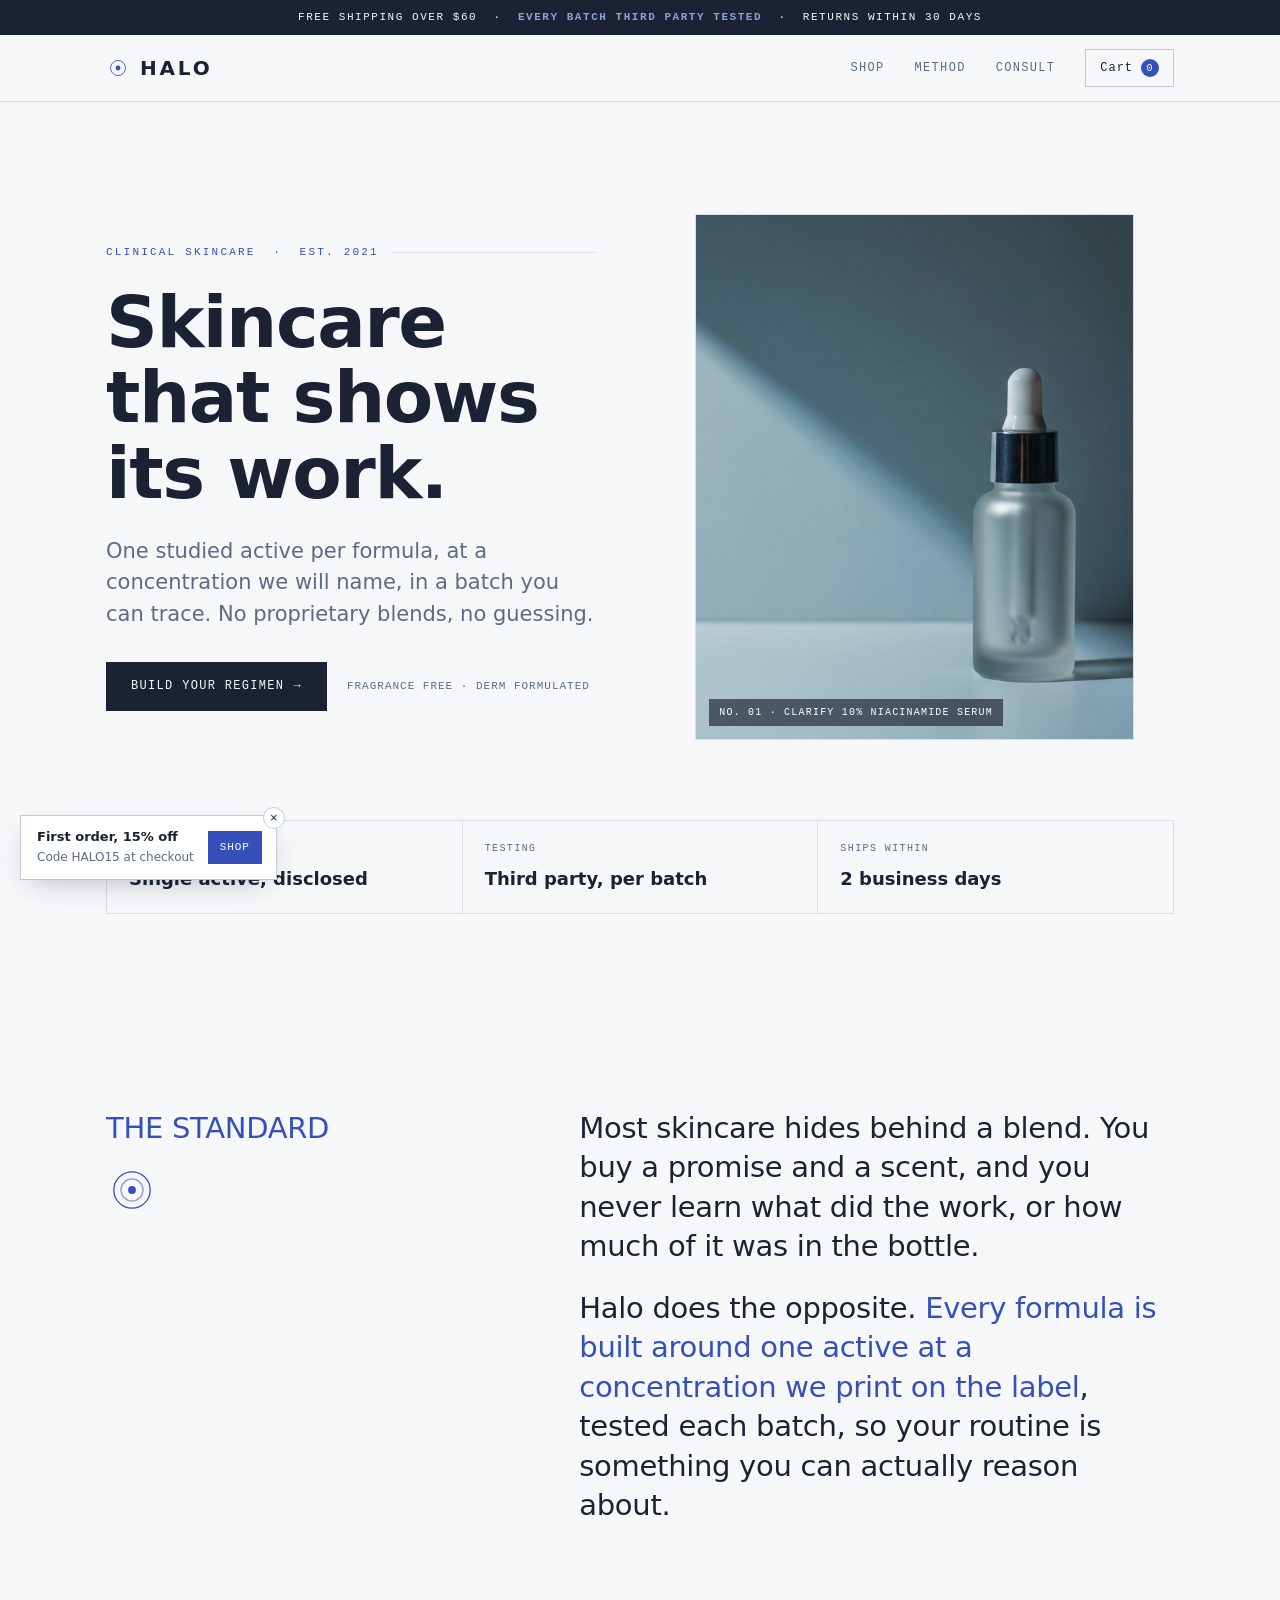
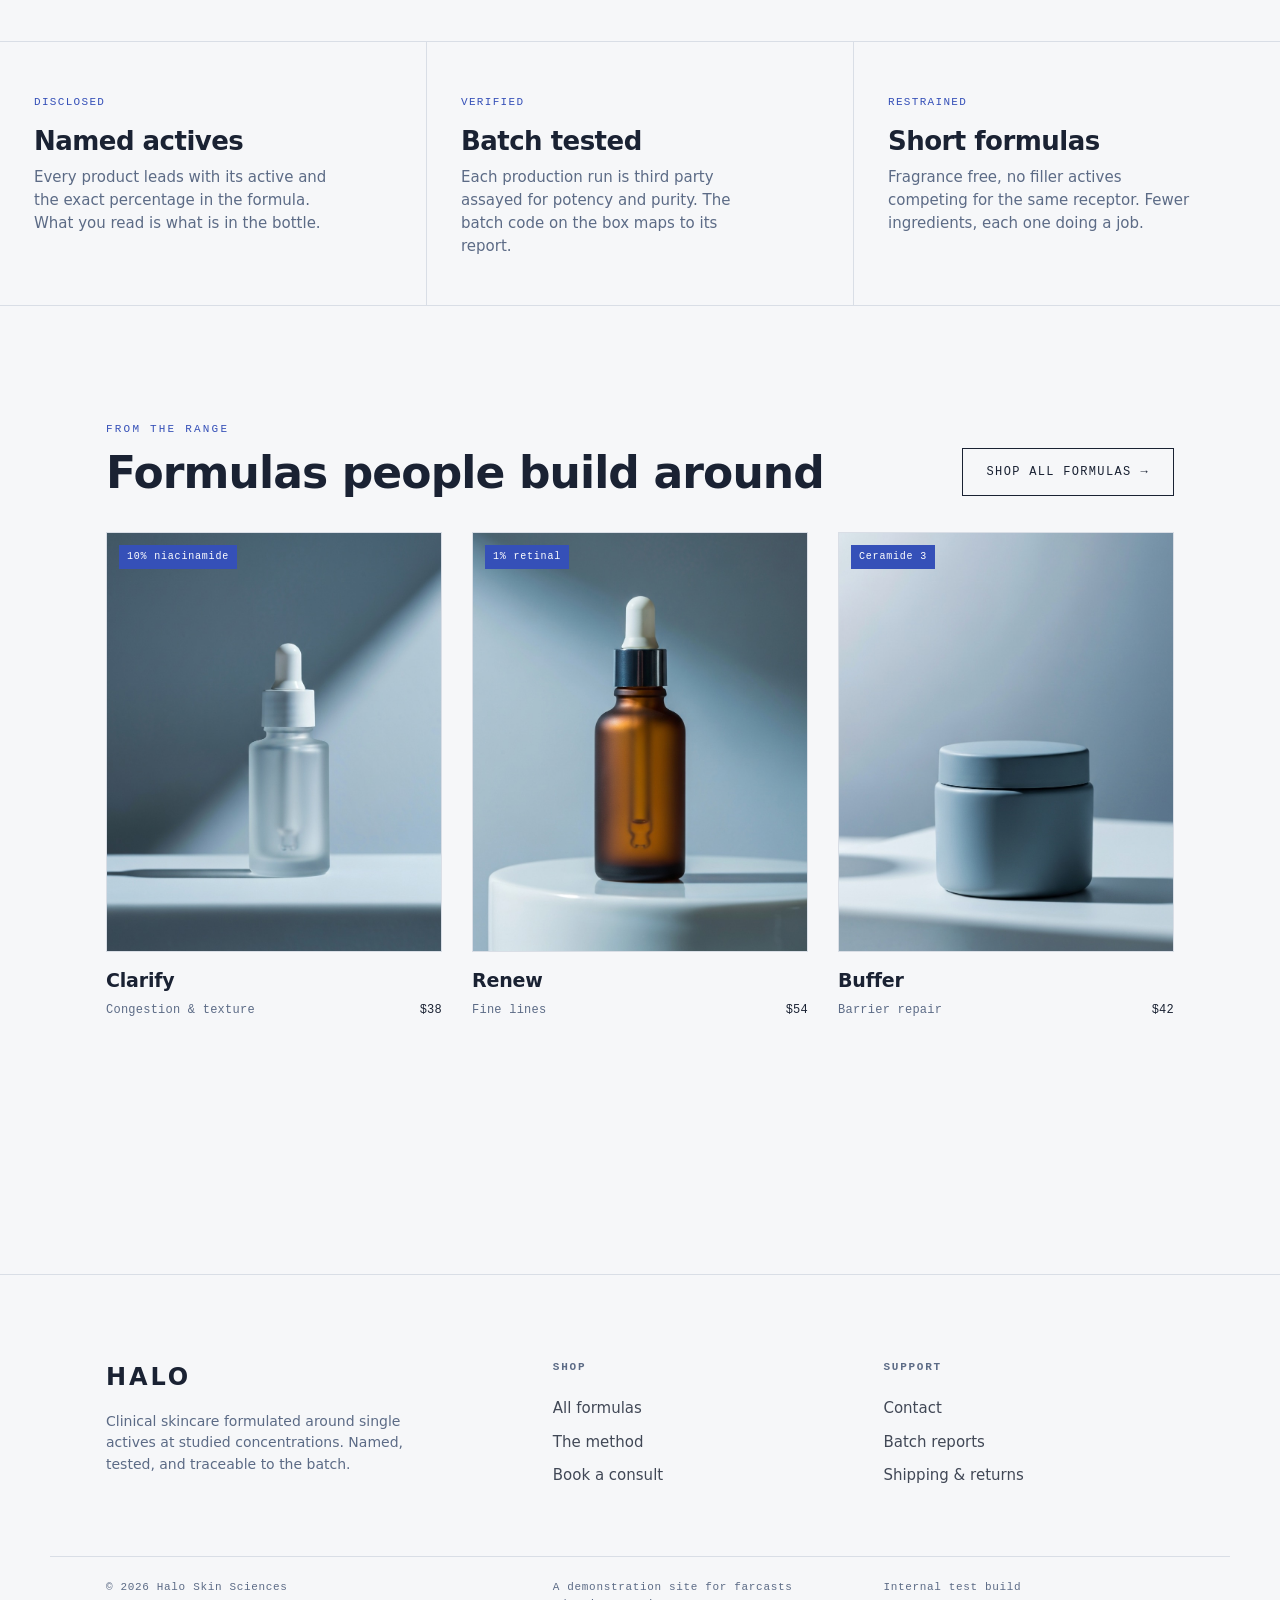
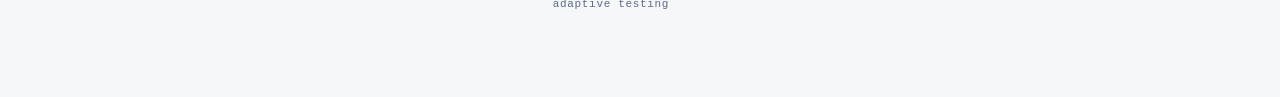
<file: index.html>
<!doctype html>
<!--
  Halo, a fictional clinical dermatology skincare brand. Standalone third party test
  site for the farcasts applier, a private clone of the demo project. Deployed on its
  OWN origin (test.farcasts.com) so it exercises the real cross origin path exactly as a
  customer site would. The gated hero surfaces below carry the embed contract. This is
  the internal test build; the public demo carries the same brand on demo.farcasts.com.
-->
<html lang="en" data-cf-hide>
<head>
  <meta charset="utf-8" />
  <meta name="viewport" content="width=device-width, initial-scale=1" />
  <title>Halo, dermatology worth its evidence</title>
  <meta name="description" content="Halo is a clinical skincare line formulated around single actives at studied concentrations. Every formula names its active, its concentration, and its batch." />
  <link rel="stylesheet" href="halo.css" />
  <style>
    /* Home only. Clinical hero, protocol strip, index band, active-led lineup. */
    .hero { padding-top: clamp(48px, 8vw, 96px); padding-bottom: clamp(36px, 5vw, 64px); }
    .hero-grid {
      display: grid; grid-template-columns: 1fr 1.06fr;
      gap: clamp(28px, 5vw, 60px); align-items: center;
    }
    .hero-eyebrow { display: flex; align-items: center; gap: 12px; margin-bottom: 24px; }
    .hero-eyebrow .divider { flex: 1; height: 1px; background: var(--line); }
    #hero-headline { max-width: 15ch; margin: 0 0 24px; }
    #hero-sub { max-width: 42ch; margin: 0 0 32px; }
    .hero-actions { display: flex; align-items: center; gap: 20px; flex-wrap: wrap; }
    .hero-meta {
      font-family: var(--mono); font-size: 11px; letter-spacing: .09em; text-transform: uppercase;
      color: var(--slate-dim);
    }
    .hero-figure { position: relative; }
    #hero-image {
      width: 100%; aspect-ratio: 5 / 6; object-fit: cover;
      background: var(--paper-2); border: 1px solid var(--line);
    }
    .hero-figure figcaption {
      position: absolute; left: 14px; bottom: 14px;
      font-family: var(--mono); font-size: 10px; letter-spacing: .12em; text-transform: uppercase;
      color: #fff; background: rgba(26,34,51,.66); padding: 6px 10px; backdrop-filter: blur(2px);
    }
    .hero-index {
      display: grid; grid-template-columns: repeat(3, 1fr); gap: 1px;
      background: var(--line); border: 1px solid var(--line);
      margin-top: clamp(38px, 6vw, 64px);
    }
    .hero-index div { background: var(--paper); padding: 20px 22px; }
    .hero-index dt {
      font-family: var(--mono); font-size: 10px; letter-spacing: .14em; text-transform: uppercase;
      color: var(--slate-dim); margin-bottom: 8px;
    }
    .hero-index dd { margin: 0; font-family: var(--display); font-weight: 600; font-size: 18px; }

    /* Protocol / thesis band */
    .thesis { display: grid; grid-template-columns: 1fr 1.5fr; gap: clamp(28px, 6vw, 90px); }
    .thesis p { font-family: var(--display); font-weight: 500; font-size: clamp(20px, 2.5vw, 29px); line-height: 1.36; margin: 0 0 22px; letter-spacing: -.01em; }
    .thesis p:last-child { margin-bottom: 0; }
    .thesis p .hl { color: var(--slate); }
    .thesis-side .eyebrow { margin-bottom: 16px; }

    /* Standards (real, typed criteria, not decorative numbering) */
    .standards { display: grid; grid-template-columns: repeat(3, 1fr); gap: 1px; background: var(--line); border-block: 1px solid var(--line); }
    .standard { background: var(--paper); padding: clamp(28px, 4vw, 46px) clamp(22px, 3vw, 34px); }
    .standard .tag { font-family: var(--mono); font-size: 11px; letter-spacing: .12em; text-transform: uppercase; color: var(--slate); }
    .standard h3 { margin: 16px 0 10px; }
    .standard p { color: var(--slate-dim); font-size: 15px; margin: 0; max-width: 32ch; }

    /* Active-led lineup */
    .lineup-head { display: flex; align-items: end; justify-content: space-between; gap: 24px; margin-bottom: 36px; }
    .lineup { display: grid; grid-template-columns: repeat(3, 1fr); gap: clamp(18px, 3vw, 30px); }
    .card { text-decoration: none; color: inherit; display: block; position: relative; }
    .card-shot {
      aspect-ratio: 4 / 5; border: 1px solid var(--line); background: var(--panel);
      position: relative; overflow: hidden; transition: transform .3s ease, border-color .3s ease;
    }
    .card-shot img { width: 100%; height: 100%; object-fit: cover; display: block; }
    .card:hover .card-shot { transform: translateY(-4px); border-color: var(--line-2); }
    .card-shot .conc {
      position: absolute; top: 12px; left: 12px; font-family: var(--mono); font-size: 10px;
      letter-spacing: .08em; color: #fff; background: var(--slate);
      padding: 4px 8px;
    }
    .card-name { display: block; font-family: var(--display); font-weight: 600; font-size: 19px; margin-top: 14px; letter-spacing: -.01em; }
    .card-foot { display: flex; justify-content: space-between; margin-top: 5px; font-family: var(--mono); font-size: 12px; letter-spacing: .02em; }
    .card-foot .concern { color: var(--slate-dim); }

    @media (max-width: 900px) {
      .hero-grid { grid-template-columns: 1fr; }
      .hero-figure { order: -1; }
      #hero-image { aspect-ratio: 16 / 11; }
      .thesis { grid-template-columns: 1fr; }
      .standards, .lineup, .hero-index { grid-template-columns: 1fr; }
      .lineup { gap: 20px; }
    }
    @media (max-width: 520px) {
      .hero-index { grid-template-columns: 1fr; }
    }
  </style>
  <script src="https://dev.farcasts.com/farcasts.js" data-farcasts-project="p_a6764214-0a20-4abe-8360-866bc05c26f6"></script>
</head>
<body>
  <div class="announce">Free shipping over $60 &nbsp;&middot;&nbsp; <b>Every batch third party tested</b> &nbsp;&middot;&nbsp; Returns within 30 days</div>

  <header class="site-head">
    <div class="shell">
      <a class="wordmark" href="index.html" aria-label="Halo, home">
        <span class="mark" aria-hidden="true">
          <svg width="24" height="24" viewBox="0 0 40 40" fill="none" stroke="currentColor" stroke-width="1.4">
            <circle cx="20" cy="20" r="12.5"/>
            <circle cx="20" cy="20" r="4" fill="currentColor" stroke="none"/>
          </svg>
        </span>
        <span class="letters">HALO</span>
      </a>
      <nav class="nav" aria-label="Primary">
        <a href="menu.html">Shop</a>
        <a href="story.html">Method</a>
        <a href="visit.html">Consult</a>
        <button class="cart-btn" type="button" aria-label="Open cart">Cart <span class="count">0</span></button>
      </nav>
    </div>
  </header>

  <main>
    <section class="hero shell">
      <div class="hero-grid">
        <div class="hero-copy">
          <div class="hero-eyebrow">
            <span class="eyebrow">Clinical skincare &nbsp;&middot;&nbsp; Est. 2021</span>
            <span class="divider"></span>
          </div>
          <h1 class="display" id="hero-headline">Skincare that shows its work.</h1>
          <p class="lede" id="hero-sub">One studied active per formula, at a concentration we will name, in a batch you can trace. No proprietary blends, no guessing.</p>
          <div class="hero-actions">
            <a class="btn" id="hero-cta" href="menu.html">Build your regimen <span class="arrow" aria-hidden="true">&rarr;</span></a>
            <span class="hero-meta">Fragrance free &middot; Derm formulated</span>
          </div>
        </div>
        <figure class="hero-figure">
          <img id="hero-image" src="assets/halo-hero.jpg" alt="A frosted glass serum bottle in cool clinical light" />
          <figcaption>No. 01 &middot; Clarify 10% niacinamide serum</figcaption>
        </figure>
      </div>

      <dl class="hero-index">
        <div><dt>Formulation</dt><dd>Single active, disclosed</dd></div>
        <div><dt>Testing</dt><dd>Third party, per batch</dd></div>
        <div><dt>Ships within</dt><dd>2 business days</dd></div>
      </dl>
    </section>

    <section class="section shell thesis">
      <div class="thesis-side">
        <p class="eyebrow">The standard</p>
        <span class="mark" aria-hidden="true">
          <svg width="52" height="52" viewBox="0 0 40 40" fill="none" stroke="currentColor" stroke-width="1">
            <circle cx="20" cy="20" r="14"/>
            <circle cx="20" cy="20" r="8.5" opacity=".55"/>
            <circle cx="20" cy="20" r="3" fill="currentColor" stroke="none"/>
          </svg>
        </span>
      </div>
      <div class="thesis-body">
        <p>Most skincare hides behind a blend. You buy a promise and a scent, and you never learn what did the work, or how much of it was in the bottle.</p>
        <p>Halo does the opposite. <span class="hl">Every formula is built around one active at a concentration we print on the label</span>, tested each batch, so your routine is something you can actually reason about.</p>
      </div>
    </section>

    <section class="standards">
      <article class="standard">
        <span class="tag">Disclosed</span>
        <h3 class="display">Named actives</h3>
        <p>Every product leads with its active and the exact percentage in the formula. What you read is what is in the bottle.</p>
      </article>
      <article class="standard">
        <span class="tag">Verified</span>
        <h3 class="display">Batch tested</h3>
        <p>Each production run is third party assayed for potency and purity. The batch code on the box maps to its report.</p>
      </article>
      <article class="standard">
        <span class="tag">Restrained</span>
        <h3 class="display">Short formulas</h3>
        <p>Fragrance free, no filler actives competing for the same receptor. Fewer ingredients, each one doing a job.</p>
      </article>
    </section>

    <section class="section shell">
      <div class="lineup-head">
        <div>
          <p class="eyebrow" style="margin-bottom:12px;">From the range</p>
          <h2 class="display">Formulas people build around</h2>
        </div>
        <a class="btn btn--ghost" href="menu.html">Shop all formulas <span class="arrow" aria-hidden="true">&rarr;</span></a>
      </div>
      <div class="lineup">
        <a class="card" href="menu.html">
          <div class="card-shot"><span class="conc">10% niacinamide</span><img src="assets/halo-serum-01.jpg" alt="Clarify serum bottle" loading="lazy" /></div>
          <span class="card-name">Clarify</span>
          <div class="card-foot"><span class="concern">Congestion &amp; texture</span><span>$38</span></div>
        </a>
        <a class="card" href="menu.html">
          <div class="card-shot"><span class="conc">1% retinal</span><img src="assets/halo-oil-01.jpg" alt="Renew night oil bottle" loading="lazy" /></div>
          <span class="card-name">Renew</span>
          <div class="card-foot"><span class="concern">Fine lines</span><span>$54</span></div>
        </a>
        <a class="card" href="menu.html">
          <div class="card-shot"><span class="conc">Ceramide 3</span><img src="assets/halo-cream-01.jpg" alt="Barrier cream jar" loading="lazy" /></div>
          <span class="card-name">Buffer</span>
          <div class="card-foot"><span class="concern">Barrier repair</span><span>$42</span></div>
        </a>
      </div>
    </section>
  </main>

  <footer class="site-foot">
    <div class="shell">
      <div class="foot-brand">
        <span class="letters">HALO</span>
        <p class="foot-note">Clinical skincare formulated around single actives at studied concentrations. Named, tested, and traceable to the batch.</p>
      </div>
      <div class="foot-col">
        <h4>Shop</h4>
        <a href="menu.html">All formulas</a>
        <a href="story.html">The method</a>
        <a href="visit.html">Book a consult</a>
      </div>
      <div class="foot-col">
        <h4>Support</h4>
        <a href="visit.html">Contact</a>
        <a href="visit.html">Batch reports</a>
        <a href="visit.html">Shipping &amp; returns</a>
      </div>
    </div>
    <div class="shell foot-legal">
      <span>&copy; 2026 Halo Skin Sciences</span>
      <span>A demonstration site for farcasts adaptive testing</span>
      <span>Internal test build</span>
    </div>
  </footer>

  <!-- overlays: cart drawer, quick-view modal, newsletter popup, sticky promo (DOM only) -->
  <div class="overlay-backdrop" id="overlay-backdrop"></div>

  <aside class="drawer" id="cart-drawer" aria-label="Cart">
    <div class="drawer-head">
      <h2>Your regimen</h2>
      <button class="icon-close" type="button" data-close-overlay aria-label="Close cart">&times;</button>
    </div>
    <div class="drawer-body" id="cart-body"></div>
    <div class="drawer-foot">
      <div class="subtotal"><span>Subtotal</span><b id="cart-subtotal">$0</b></div>
      <a class="btn" href="#">Checkout <span class="arrow" aria-hidden="true">&rarr;</span></a>
      <p class="foot-fine">Demonstration cart. Nothing is charged.</p>
    </div>
  </aside>

  <div class="newsletter-pop" id="newsletter-pop">
    <div class="np-inner">
      <button class="icon-close np-x" type="button" data-news-close aria-label="Dismiss">&times;</button>
      <p class="np-eyebrow">Formulation letter</p>
      <h3>Get the batch reports and new formulas first.</h3>
      <p class="np-sub">One short email when a batch clears testing or a new active ships. No noise.</p>
      <form>
        <input type="email" name="email" placeholder="you@email.com" autocomplete="email" required aria-label="Email" />
        <button class="btn btn--sm" type="submit">Subscribe</button>
      </form>
      <button class="np-decline" type="button" data-news-close>Not now</button>
    </div>
  </div>
  <style>
    .newsletter-pop { position: fixed; inset: 0; z-index: 70; display: grid; place-items: end center; padding: 24px; pointer-events: none; opacity: 0; visibility: hidden; transition: opacity .3s ease, visibility .3s ease; }
    .newsletter-pop[data-open] { opacity: 1; visibility: visible; }
    .np-inner { pointer-events: auto; position: relative; width: min(420px, 92vw); background: var(--panel); border: 1px solid var(--line-2); box-shadow: 0 20px 50px -18px rgba(26,34,51,.45); padding: 28px 26px 22px; transform: translateY(16px); transition: transform .3s ease; }
    .newsletter-pop[data-open] .np-inner { transform: translateY(0); }
    .np-x { position: absolute; top: 12px; right: 12px; }
    .np-eyebrow { font-family: var(--mono); font-size: 11px; letter-spacing: .16em; text-transform: uppercase; color: var(--slate); margin: 0 0 10px; }
    .np-inner h3 { font-family: var(--display); font-weight: 650; font-size: 21px; letter-spacing: -.01em; margin: 0 0 8px; max-width: 20ch; }
    .np-sub { color: var(--slate-dim); font-size: 14px; margin: 0 0 18px; }
    .np-inner form { display: flex; gap: 8px; }
    .np-inner input { flex: 1; font-family: var(--body); font-size: 14px; border: 1px solid var(--line-2); padding: 11px 12px; background: var(--paper); color: var(--ink); }
    .np-inner input:focus { outline: none; border-color: var(--slate); }
    .np-decline { display: block; margin: 14px auto 0; background: none; border: 0; cursor: pointer; font-family: var(--mono); font-size: 11px; letter-spacing: .06em; text-transform: uppercase; color: var(--slate-dim); }
    .np-decline:hover { color: var(--slate); }
    .np-done { font-family: var(--display); font-weight: 500; font-size: 18px; margin: 0; padding: 10px 0; }
  </style>

  <div class="sticky-promo" id="sticky-promo">
    <button class="sp-close" type="button" aria-label="Dismiss promo">&times;</button>
    <div class="sp-body">
      <strong>First order, 15% off</strong>
      <span>Code HALO15 at checkout</span>
    </div>
    <a class="sp-cta" href="menu.html">Shop</a>
  </div>

  <!--
    Internal test build. Published at test.farcasts.com and always pinned to the
    test project (a private clone of the demo project) so JS configurations can be
    experimented with separately from the public demo. Keep the project id and endpoints.
  -->
  <script async src="https://dev.farcasts.com/farcasts-track.js" data-farcasts-project="p_a6764214-0a20-4abe-8360-866bc05c26f6" data-farcasts-track-endpoint="https://t.farcasts.com" data-farcasts-track-key="phc_CzXwcg28Mo4jd6gqGcXaTSQUXFjxFFjnMvfXhrqwiVsc"></script>
  <script src="halo.js" defer></script>
</body>
</html>
</file>
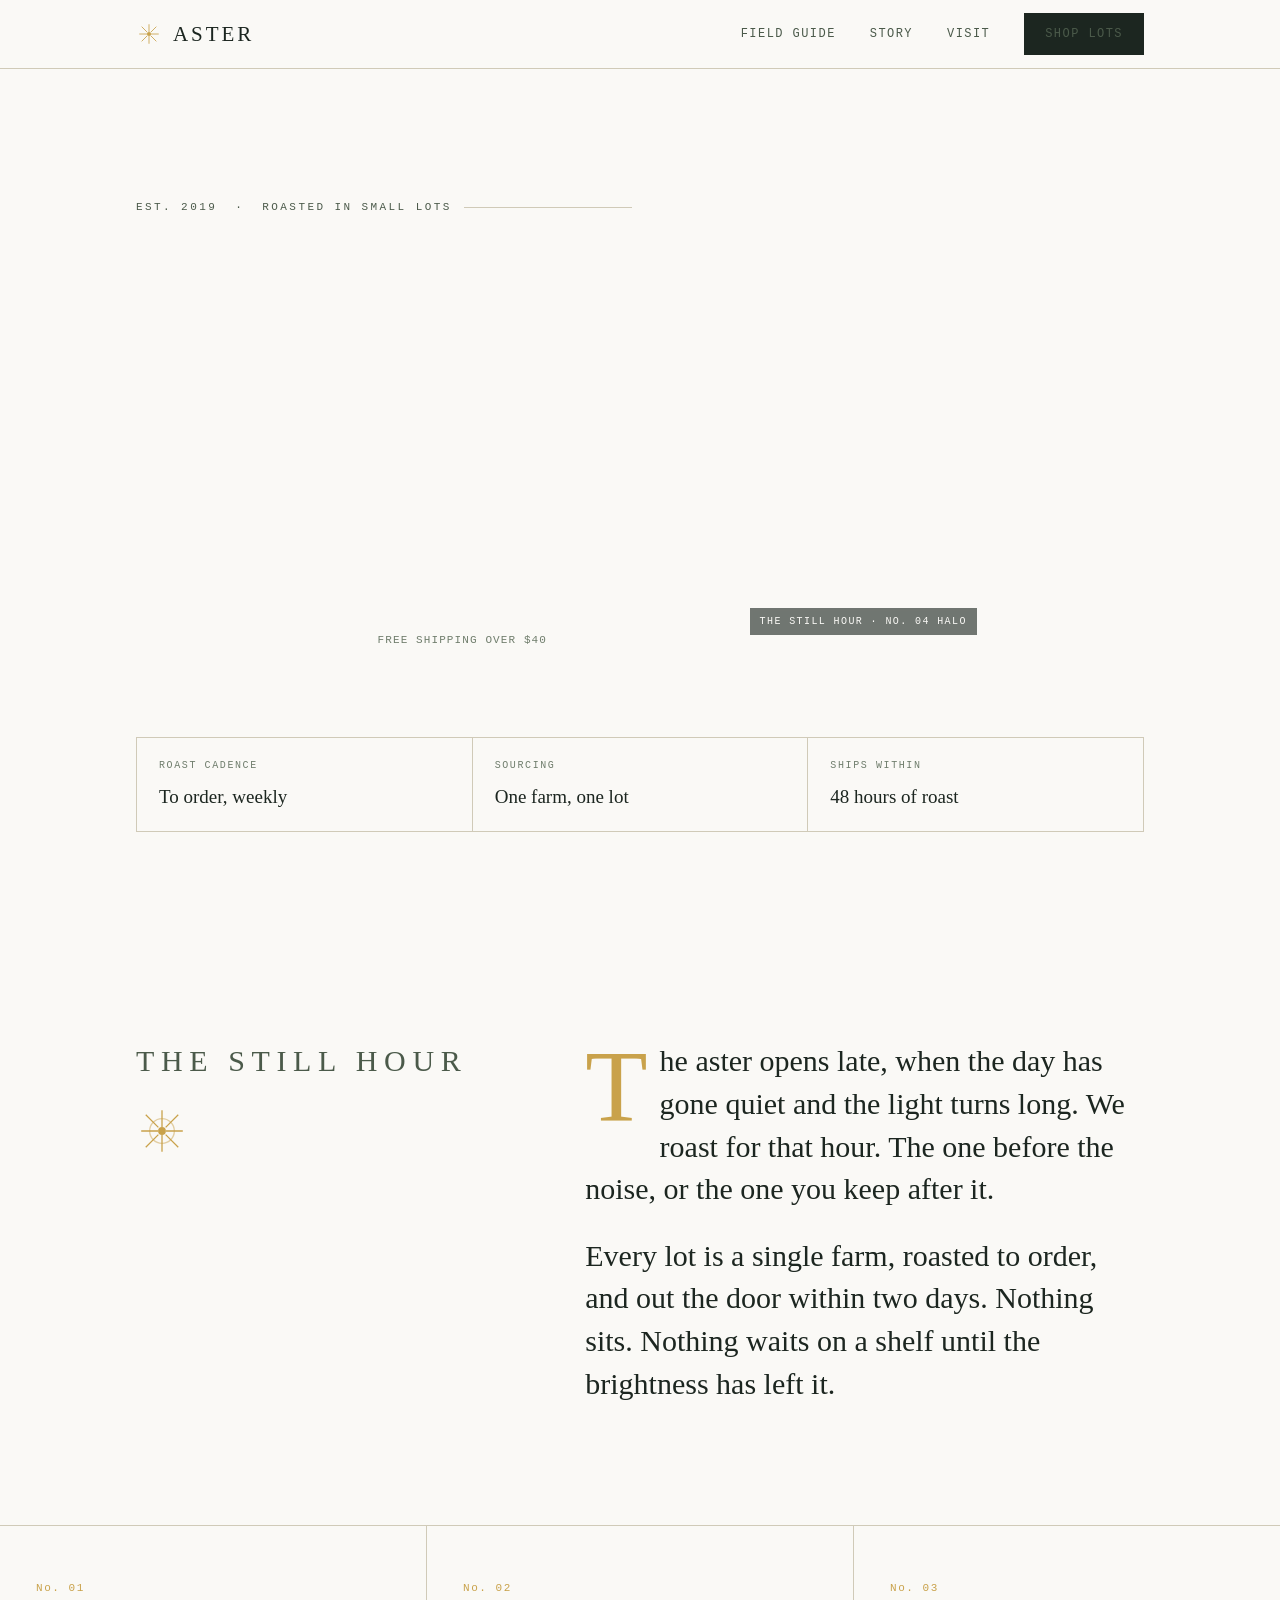
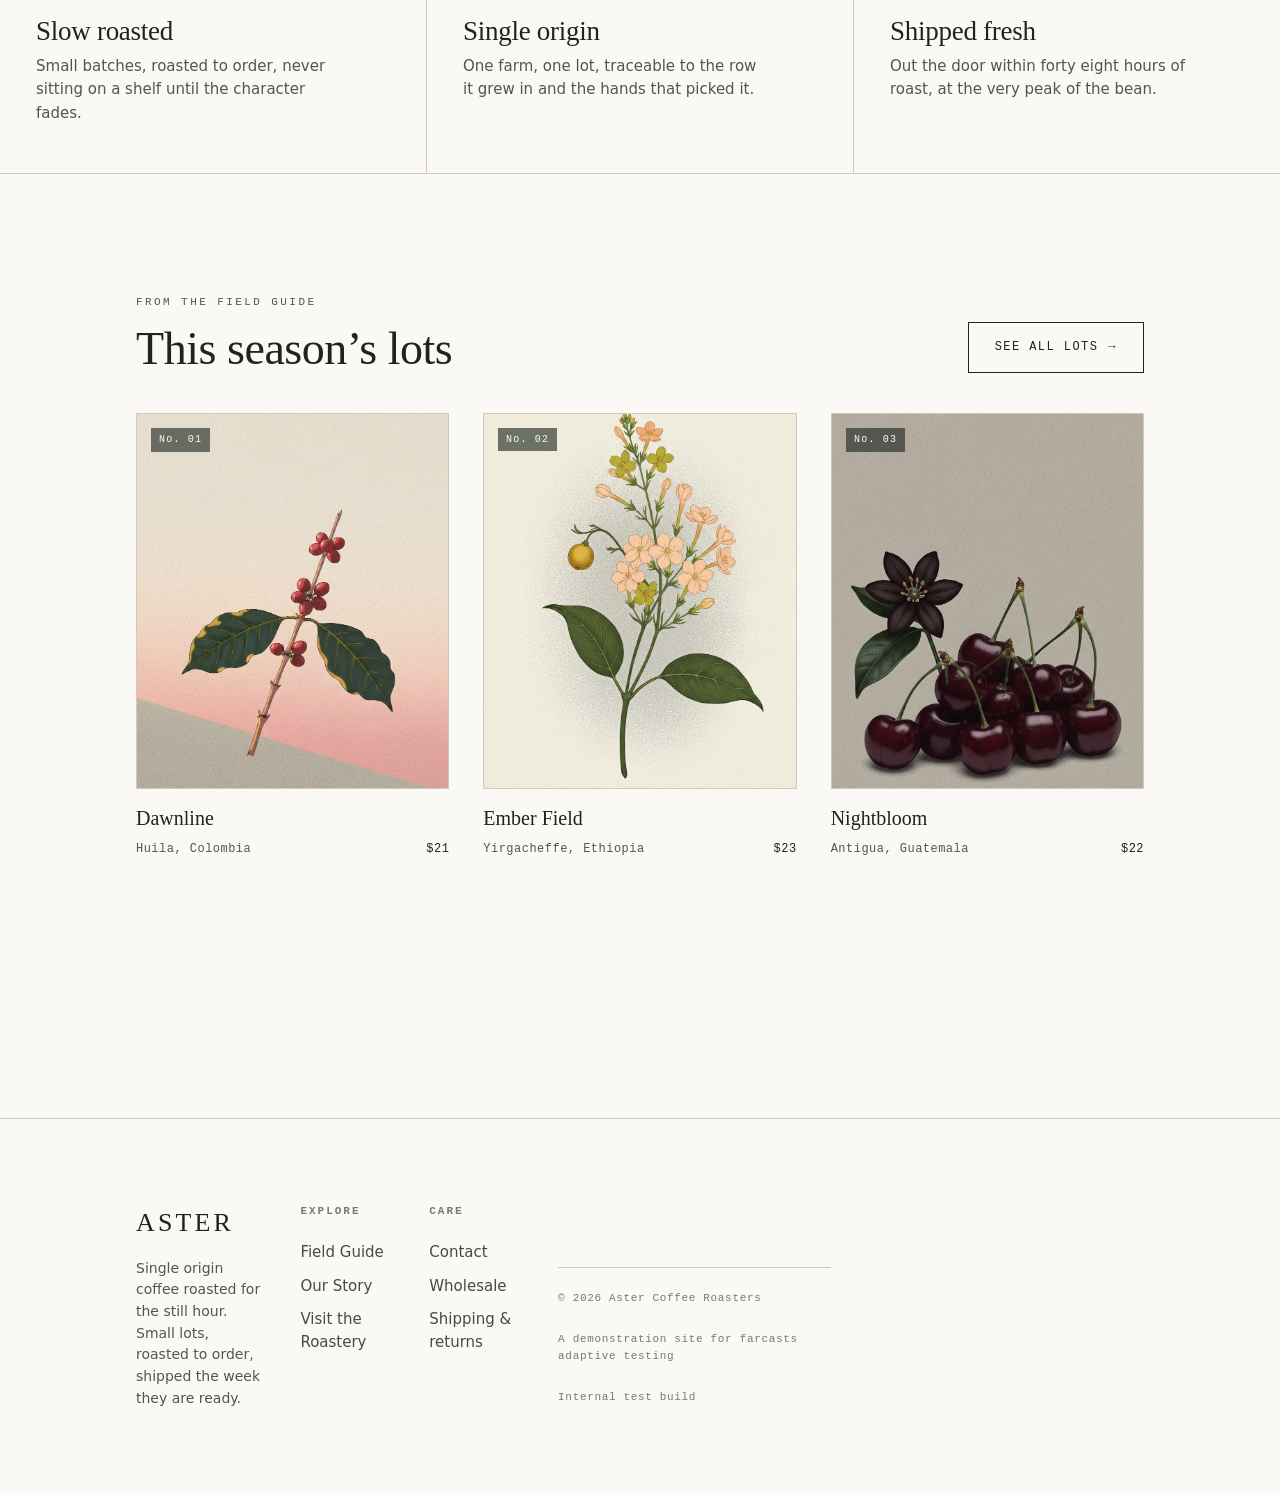
<file: .local-3002/index.html>
<!doctype html>
<!--
  Aster, a fictional single origin coffee brand. Standalone third party demo site for
  the farcasts applier. Deployed on its OWN origin (demo.farcasts.com), a different
  origin from app.farcasts.com, so it exercises the real cross origin path exactly as a
  customer site would. The gated hero surfaces below carry the embed contract.
-->
<html lang="en" data-cf-hide>
<head>
  <meta charset="utf-8" />
  <meta name="viewport" content="width=device-width, initial-scale=1" />
  <title>Aster, coffee for the still hour</title>
  <meta name="description" content="Aster is a single origin coffee roasted for the quiet hour. Small lots, roasted to order, shipped the week they are ready." />
  <link rel="stylesheet" href="aster.css" />
  <style>
    /* Home only. Hero composition and the manifesto, tenets, and lot preview blocks. */
    .hero { padding-top: clamp(56px, 9vw, 104px); padding-bottom: clamp(40px, 6vw, 72px); }
    .hero-grid {
      display: grid; grid-template-columns: 1.05fr .95fr;
      gap: clamp(28px, 5vw, 64px); align-items: end;
    }
    .hero-eyebrow { display: flex; align-items: center; gap: 12px; margin-bottom: 26px; }
    .hero-eyebrow .divider { flex: 1; height: 1px; background: var(--line); }
    #hero-headline { max-width: 14ch; margin: 0 0 26px; }
    #hero-sub { max-width: 40ch; margin: 0 0 34px; }
    .hero-actions { display: flex; align-items: center; gap: 22px; flex-wrap: wrap; }
    .hero-meta {
      font-family: var(--mono); font-size: 11px; letter-spacing: .1em; text-transform: uppercase;
      color: var(--moss-dim);
    }
    .hero-figure { position: relative; }
    #hero-image {
      width: 100%; aspect-ratio: 4 / 5; object-fit: cover;
      background: var(--paper-2); border: 1px solid var(--line);
    }
    .hero-figure figcaption {
      position: absolute; left: 14px; bottom: 14px;
      font-family: var(--mono); font-size: 10px; letter-spacing: .14em; text-transform: uppercase;
      color: var(--paper); background: rgba(28,38,32,.62); padding: 6px 10px; backdrop-filter: blur(2px);
    }
    .hero-index {
      display: grid; grid-template-columns: repeat(3, 1fr); gap: 1px;
      background: var(--line); border: 1px solid var(--line);
      margin-top: clamp(40px, 6vw, 72px);
    }
    .hero-index div { background: var(--paper); padding: 20px 22px; }
    .hero-index dt {
      font-family: var(--mono); font-size: 10px; letter-spacing: .16em; text-transform: uppercase;
      color: var(--moss-dim); margin-bottom: 8px;
    }
    .hero-index dd { margin: 0; font-family: var(--display); font-size: 19px; }

    /* Manifesto */
    .manifesto { display: grid; grid-template-columns: 1fr 1.5fr; gap: clamp(28px, 6vw, 90px); }
    .manifesto p { font-family: var(--display); font-size: clamp(21px, 2.6vw, 30px); line-height: 1.42; margin: 0 0 24px; }
    .manifesto p:last-child { margin-bottom: 0; }
    .manifesto .drop::first-letter {
      font-size: 3.4em; line-height: .8; float: left; padding: 6px 12px 0 0; color: var(--stamen);
    }
    .manifesto-side .eyebrow { margin-bottom: 18px; }
    .manifesto-side .mark { margin-top: 4px; }

    /* Tenets */
    .tenets { display: grid; grid-template-columns: repeat(3, 1fr); gap: 1px; background: var(--line); border-block: 1px solid var(--line); }
    .tenet { background: var(--paper); padding: clamp(28px, 4vw, 48px) clamp(22px, 3vw, 36px); }
    .tenet .no { font-family: var(--mono); font-size: 11px; letter-spacing: .14em; color: var(--stamen); }
    .tenet h3 { margin: 18px 0 10px; }
    .tenet p { color: var(--moss); font-size: 15px; margin: 0; max-width: 32ch; }

    /* Lot preview */
    .lots-head { display: flex; align-items: end; justify-content: space-between; gap: 24px; margin-bottom: 40px; }
    .lots { display: grid; grid-template-columns: repeat(3, 1fr); gap: clamp(18px, 3vw, 34px); }
    .lot { text-decoration: none; color: inherit; display: block; }
    .lot-swatch {
      aspect-ratio: 5 / 6; border: 1px solid var(--line);
      position: relative; overflow: hidden; transition: transform .3s ease;
    }
    .lot-swatch img { width: 100%; height: 100%; object-fit: cover; display: block; }
    .lot:hover .lot-swatch { transform: translateY(-4px); }
    .lot-swatch .no {
      position: absolute; top: 14px; left: 14px; font-family: var(--mono); font-size: 10px;
      letter-spacing: .12em; color: var(--paper); background: rgba(28,38,32,.62);
      padding: 4px 8px; backdrop-filter: blur(2px);
    }
    .lot-name { display: block; font-family: var(--display); font-size: 20px; margin-top: 14px; }
    .lot-foot { display: flex; justify-content: space-between; margin-top: 6px; font-family: var(--mono); font-size: 12px; letter-spacing: .04em; }
    .lot-foot .region { color: var(--moss); }

    @media (max-width: 860px) {
      .hero-grid { grid-template-columns: 1fr; align-items: start; }
      .hero-figure { order: -1; }
      #hero-image { aspect-ratio: 16 / 11; }
      .manifesto { grid-template-columns: 1fr; }
      .tenets, .lots, .hero-index { grid-template-columns: 1fr; }
      .lots { gap: 20px; }
    }
    @media (max-width: 520px) {
      .hero-index { grid-template-columns: 1fr; }
    }
  </style>
</head>
<body>
  <header class="site-head">
    <div class="shell">
      <a class="wordmark" href="index.html" aria-label="Aster, home">
        <span class="mark" aria-hidden="true">
          <svg width="26" height="26" viewBox="0 0 40 40" fill="none" stroke="currentColor" stroke-width="1.3">
            <circle cx="20" cy="20" r="3.2" fill="currentColor" stroke="none"/>
            <path d="M20 17V5M20 23v12M17 20H5M23 20h12"/>
            <path d="M17.2 17.2 8.7 8.7M22.8 22.8l8.5 8.5M22.8 17.2l8.5-8.5M17.2 22.8 8.7 31.3"/>
          </svg>
        </span>
        <span class="letters">ASTER</span>
      </a>
      <nav class="nav" aria-label="Primary">
        <a href="menu.html">Field Guide</a>
        <a href="story.html">Story</a>
        <a href="visit.html">Visit</a>
        <a class="nav__cta btn" href="menu.html" style="padding:11px 20px;">Shop lots</a>
      </nav>
    </div>
  </header>

  <main>
    <section class="hero shell">
      <div class="hero-grid">
        <div class="hero-copy">
          <div class="hero-eyebrow">
            <span class="eyebrow">Est. 2019 &nbsp;&middot;&nbsp; Roasted in small lots</span>
            <span class="divider"></span>
          </div>
          <h1 class="display" id="hero-headline" data-farcasts-gate>A quieter cup for the loud part of the day.</h1>
          <p class="lede" id="hero-sub" data-farcasts-gate>Single origin, slow roasted, and shipped the week it is ready. No haste in the cup.</p>
          <div class="hero-actions">
            <a class="btn" id="hero-cta" href="menu.html" data-farcasts-gate>Start your ritual <span class="arrow" aria-hidden="true">&rarr;</span></a>
            <span class="hero-meta">Free shipping over $40</span>
          </div>
        </div>
        <figure class="hero-figure">
          <img id="hero-image" data-farcasts-gate src="assets/hero-pour.jpg" alt="A slow morning pour, steam rising in low light" />
          <figcaption>The still hour &middot; No. 04 Halo</figcaption>
        </figure>
      </div>

      <dl class="hero-index">
        <div><dt>Roast cadence</dt><dd>To order, weekly</dd></div>
        <div><dt>Sourcing</dt><dd>One farm, one lot</dd></div>
        <div><dt>Ships within</dt><dd>48 hours of roast</dd></div>
      </dl>
    </section>

    <section class="section shell manifesto">
      <div class="manifesto-side">
        <p class="eyebrow">The still hour</p>
        <span class="mark" aria-hidden="true">
          <svg width="52" height="52" viewBox="0 0 40 40" fill="none" stroke="currentColor" stroke-width="1">
            <circle cx="20" cy="20" r="3" fill="currentColor" stroke="none"/>
            <path d="M20 17V4M20 23v13M17 20H4M23 20h13M17.2 17.2 7.5 7.5M22.8 22.8l9.7 9.7M22.8 17.2l9.7-9.7M17.2 22.8 7.5 32.5"/>
            <circle cx="20" cy="20" r="9.5" opacity=".5"/>
          </svg>
        </span>
      </div>
      <div class="manifesto-body">
        <p class="drop">The aster opens late, when the day has gone quiet and the light turns long. We roast for that hour. The one before the noise, or the one you keep after it.</p>
        <p>Every lot is a single farm, roasted to order, and out the door within two days. Nothing sits. Nothing waits on a shelf until the brightness has left it.</p>
      </div>
    </section>

    <section class="tenets">
      <article class="tenet">
        <span class="no">No. 01</span>
        <h3 class="display">Slow roasted</h3>
        <p>Small batches, roasted to order, never sitting on a shelf until the character fades.</p>
      </article>
      <article class="tenet">
        <span class="no">No. 02</span>
        <h3 class="display">Single origin</h3>
        <p>One farm, one lot, traceable to the row it grew in and the hands that picked it.</p>
      </article>
      <article class="tenet">
        <span class="no">No. 03</span>
        <h3 class="display">Shipped fresh</h3>
        <p>Out the door within forty eight hours of roast, at the very peak of the bean.</p>
      </article>
    </section>

    <section class="section shell">
      <div class="lots-head">
        <div>
          <p class="eyebrow" style="margin-bottom:14px;">From the field guide</p>
          <h2 class="display">This season&rsquo;s lots</h2>
        </div>
        <a class="btn btn--ghost" href="menu.html">See all lots <span class="arrow" aria-hidden="true">&rarr;</span></a>
      </div>
      <div class="lots">
        <a class="lot" href="menu.html">
          <div class="lot-swatch"><span class="no">No. 01</span><img src="assets/lot-dawnline.jpg" alt="Dawnline, a coffee branch with ripe cherries at dawn" loading="lazy" /></div>
          <span class="lot-name">Dawnline</span>
          <div class="lot-foot"><span class="region">Huila, Colombia</span><span>$21</span></div>
        </a>
        <a class="lot" href="menu.html">
          <div class="lot-swatch"><span class="no">No. 02</span><img src="assets/lot-ember.jpg" alt="Ember Field, coffee blossom and floral spray" loading="lazy" /></div>
          <span class="lot-name">Ember Field</span>
          <div class="lot-foot"><span class="region">Yirgacheffe, Ethiopia</span><span>$23</span></div>
        </a>
        <a class="lot" href="menu.html">
          <div class="lot-swatch"><span class="no">No. 03</span><img src="assets/lot-nightbloom.jpg" alt="Nightbloom, deep ripe cherries and a dark flower" loading="lazy" /></div>
          <span class="lot-name">Nightbloom</span>
          <div class="lot-foot"><span class="region">Antigua, Guatemala</span><span>$22</span></div>
        </a>
      </div>
    </section>
  </main>

  <footer class="site-foot">
    <div class="shell">
      <div class="foot-grid" style="display:grid;grid-template-columns:1.4fr 1fr 1fr;gap:40px;">
        <div class="foot-brand">
          <span class="letters">ASTER</span>
          <p class="foot-note">Single origin coffee roasted for the still hour. Small lots, roasted to order, shipped the week they are ready.</p>
        </div>
        <div class="foot-col">
          <h4>Explore</h4>
          <a href="menu.html">Field Guide</a>
          <a href="story.html">Our Story</a>
          <a href="visit.html">Visit the Roastery</a>
        </div>
        <div class="foot-col">
          <h4>Care</h4>
          <a href="visit.html">Contact</a>
          <a href="visit.html">Wholesale</a>
          <a href="visit.html">Shipping &amp; returns</a>
        </div>
      </div>
      <div class="foot-legal">
        <span>&copy; 2026 Aster Coffee Roasters</span>
        <span>A demonstration site for farcasts adaptive testing</span>
        <span>Internal test build</span>
      </div>
    </div>
  </footer>

  <!--
    Internal test build. Published at test.farcasts.com and always pinned to the
    test-farcasts-com project (a private clone of the demo project) so JS
    configurations can be experimented with separately from the public demo. Keep
    the project id as test-farcasts-com.
  -->
  <script src="http://localhost:3002/farcasts.dev.js" data-farcasts-project="test-farcasts-com"></script>
</body>
</html>
</file>
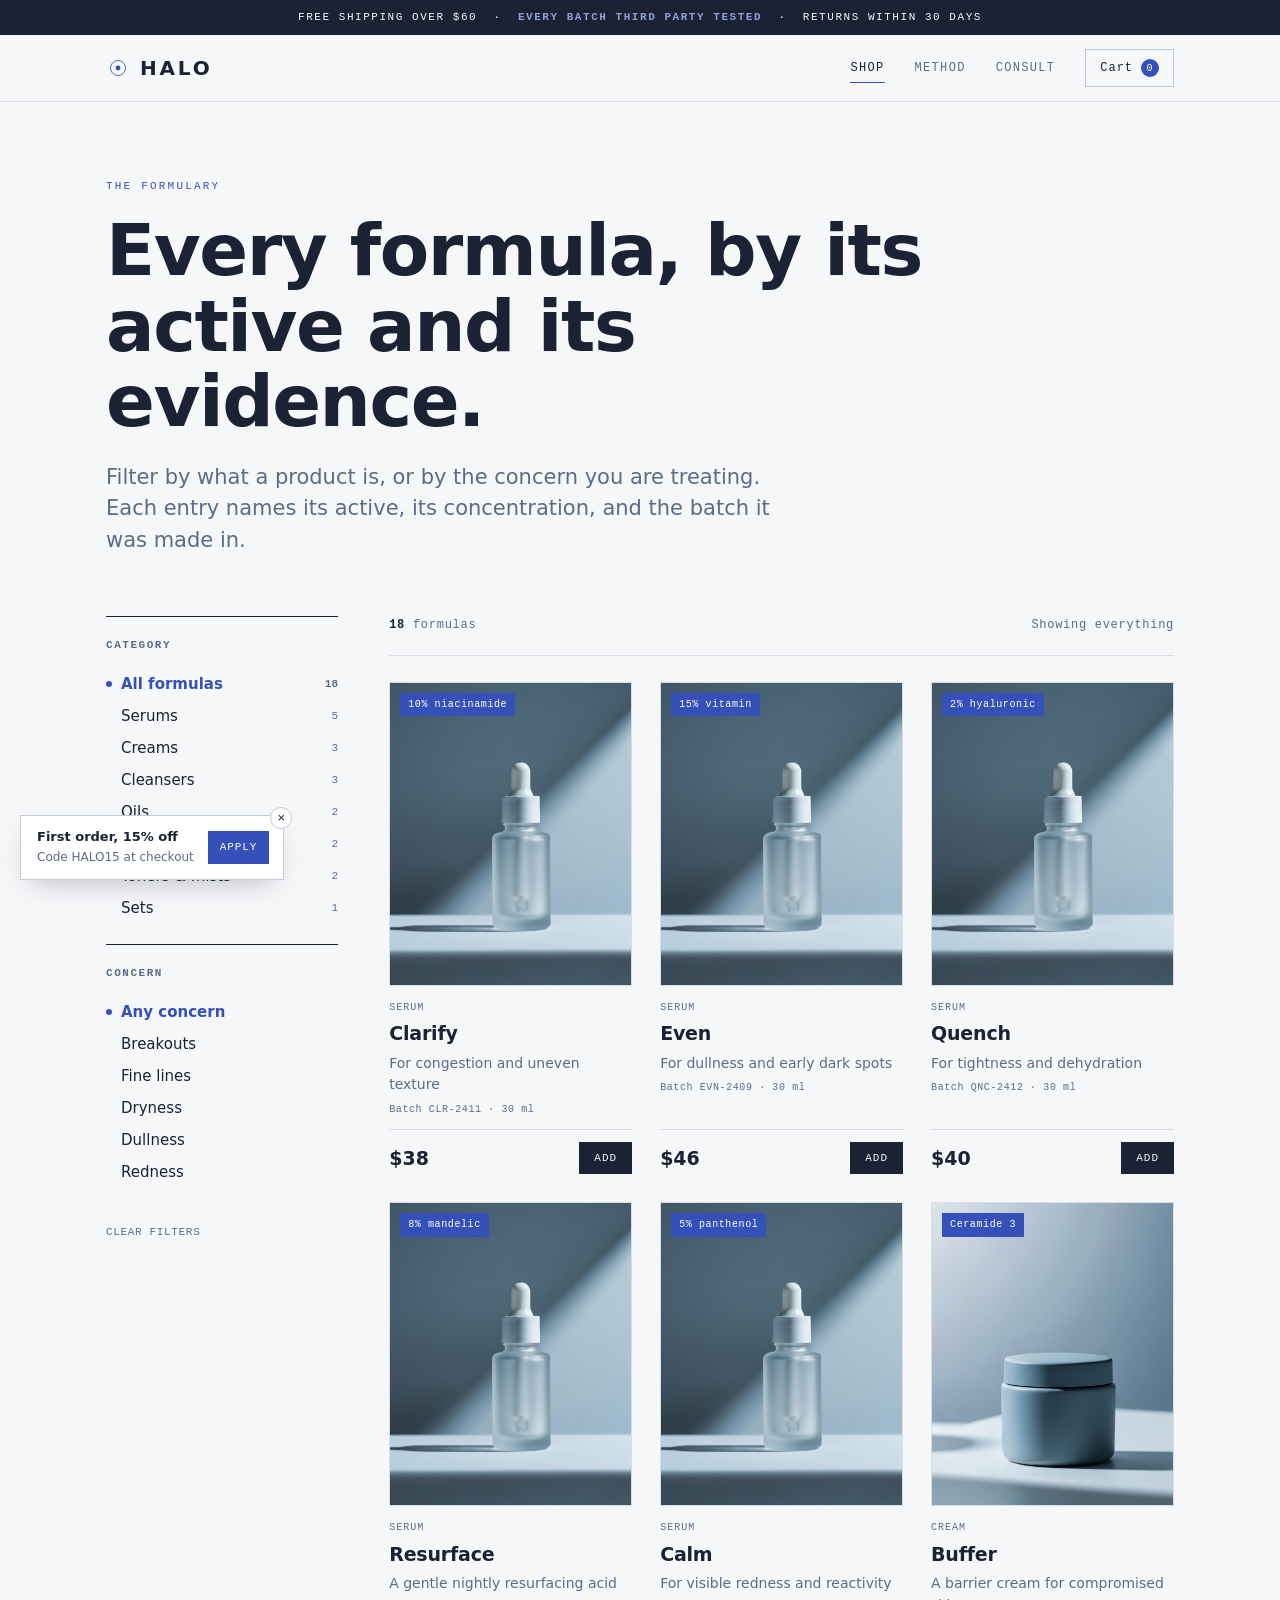
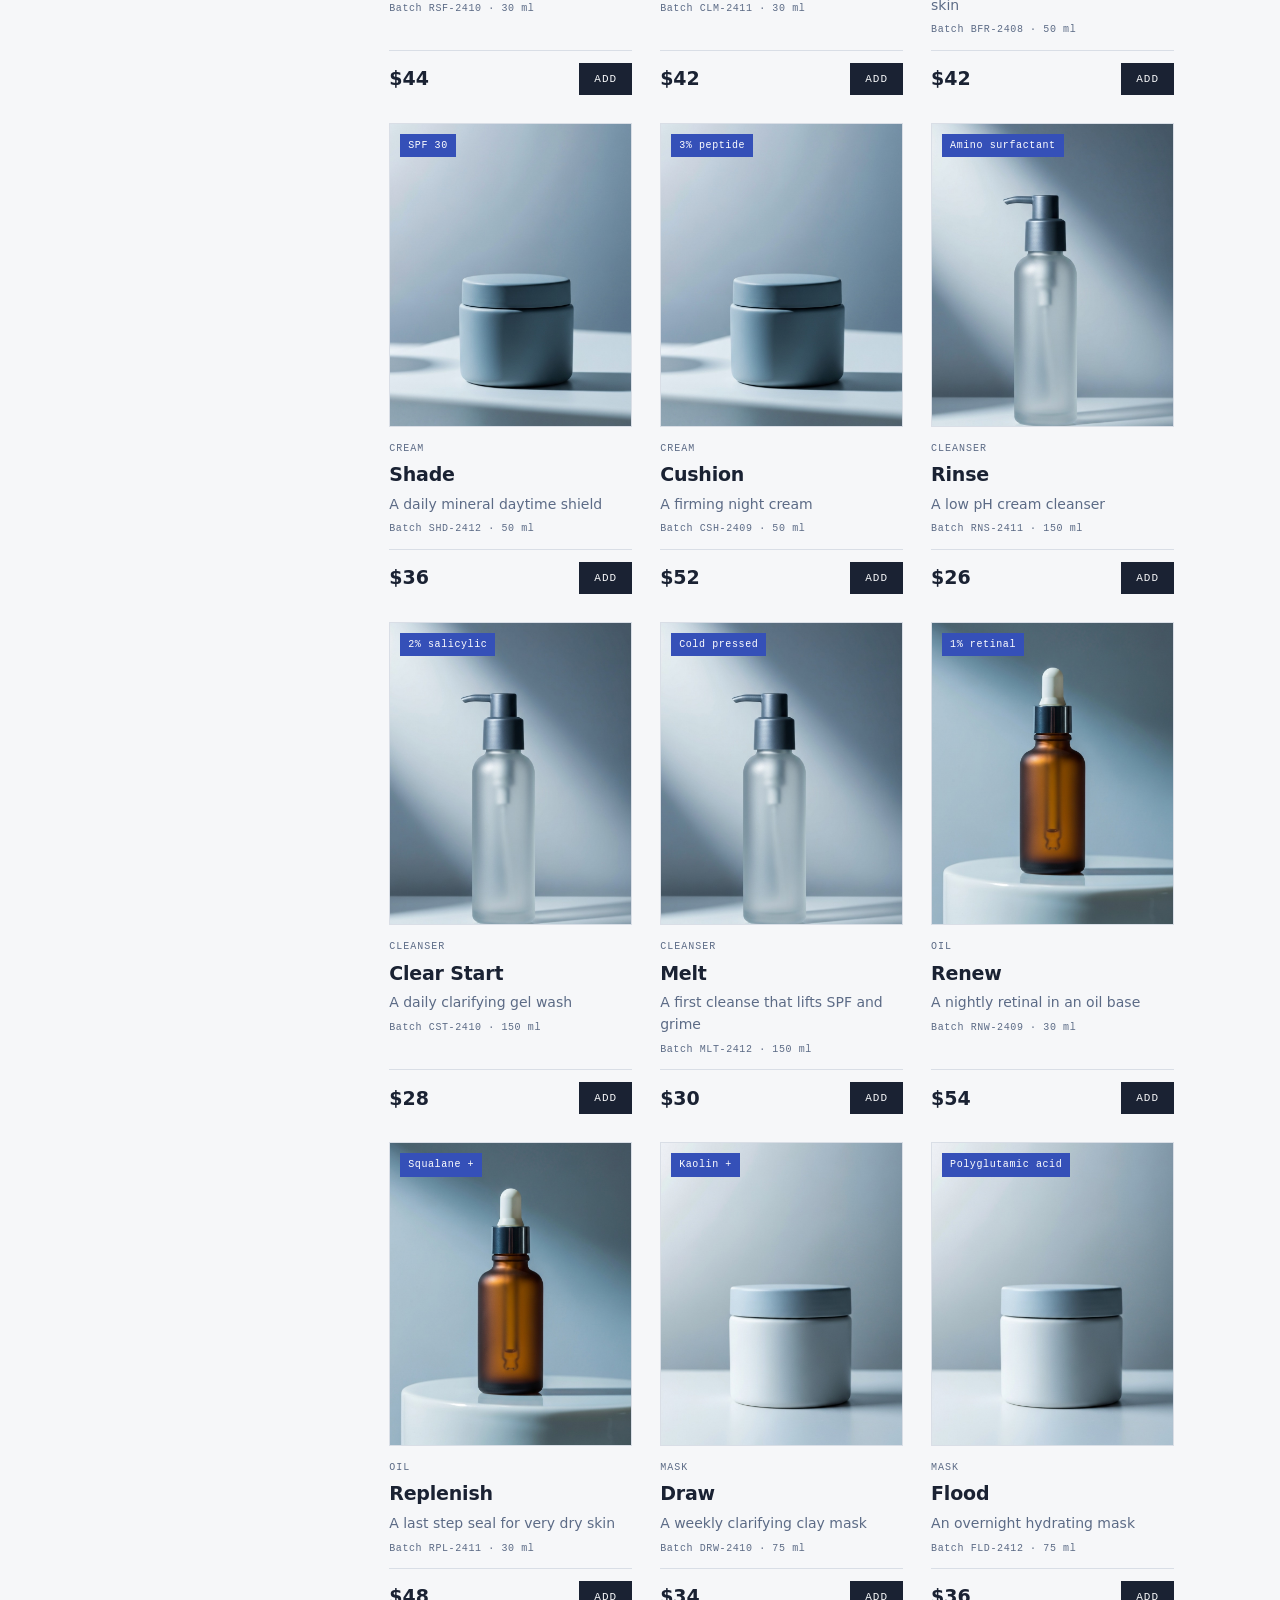
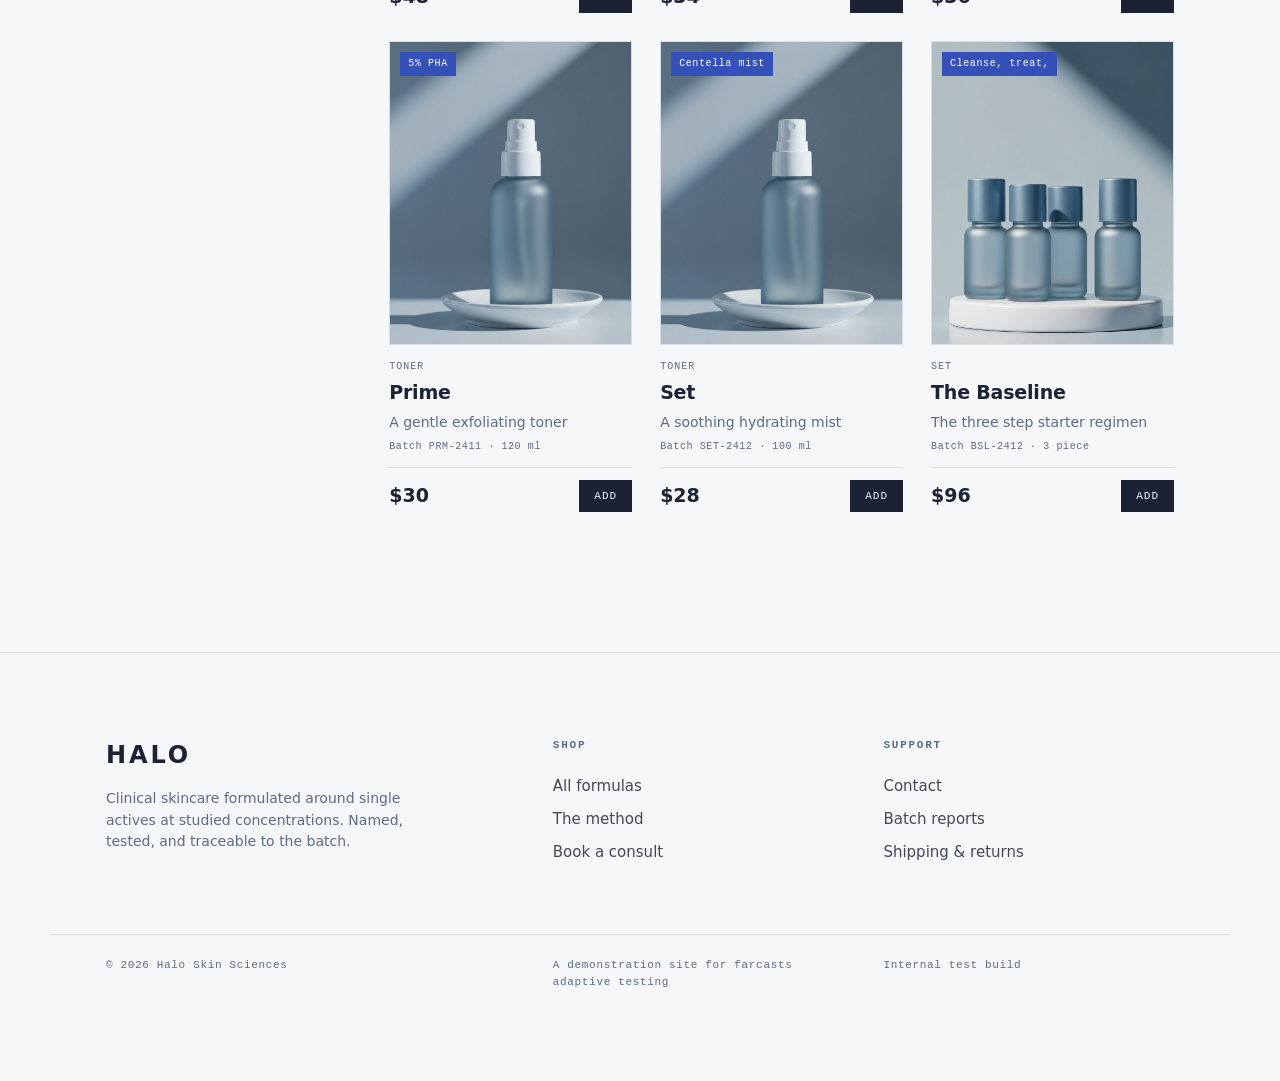
<file: menu.html>
<!doctype html>
<!-- Halo, Shop. Cross origin test site for the farcasts applier. The formulary: every
     product leads with its active, concentration, concern and batch. Category sidebar +
     concern filters are real vanilla JS. Quick-view and add-to-cart are DOM overlays. -->
<html lang="en" data-cf-hide>
<head>
  <meta charset="utf-8" />
  <meta name="viewport" content="width=device-width, initial-scale=1" />
  <title>The Formulary, Halo</title>
  <meta name="description" content="Every Halo formula, catalogued by active and concentration. Filter by category and by concern, then read the batch." />
  <link rel="stylesheet" href="halo.css" />
  <style>
    .page-head { padding-top: clamp(40px, 6vw, 76px); }
    .page-head .eyebrow { margin-bottom: 18px; }
    .page-head h1 { max-width: 18ch; }
    .page-head .lede { max-width: 50ch; margin: 22px 0 0; }

    .shop { display: grid; grid-template-columns: 232px 1fr; gap: clamp(28px, 4vw, 56px); margin-top: clamp(36px, 5vw, 60px); align-items: start; }

    /* Sidebar */
    .sidebar { position: sticky; top: 84px; }
    .filter-group { border-top: 1px solid var(--ink); padding: 20px 0; }
    .filter-group:last-child { border-bottom: 1px solid var(--line); }
    .filter-group h4 { font-family: var(--mono); font-size: 11px; letter-spacing: .14em; text-transform: uppercase; color: var(--slate-dim); margin: 0 0 14px; }
    .filter-list { list-style: none; margin: 0; padding: 0; }
    .filter-btn {
      display: flex; align-items: center; justify-content: space-between; width: 100%; gap: 10px;
      background: none; border: 0; cursor: pointer; padding: 7px 0; text-align: left;
      font-family: var(--body); font-size: 15px; color: var(--ink); transition: color .18s;
    }
    .filter-btn .n { font-family: var(--mono); font-size: 11px; color: var(--slate-dim); }
    .filter-btn:hover { color: var(--slate); }
    .filter-btn[aria-pressed="true"] { color: var(--slate); font-weight: 600; }
    .filter-btn[aria-pressed="true"] .dot { opacity: 1; }
    .filter-btn .dot { width: 6px; height: 6px; border-radius: 999px; background: var(--slate); opacity: 0; flex: none; }
    .filter-label { display: flex; align-items: center; gap: 9px; }
    .clear-filters { margin-top: 18px; font-family: var(--mono); font-size: 11px; letter-spacing: .06em; text-transform: uppercase; color: var(--slate-dim); background: none; border: 0; cursor: pointer; padding: 0; }
    .clear-filters:hover { color: var(--slate); }

    /* Results */
    .results-bar { display: flex; align-items: baseline; justify-content: space-between; gap: 16px; padding-bottom: 20px; border-bottom: 1px solid var(--line); margin-bottom: 26px; }
    .results-bar .count { font-family: var(--mono); font-size: 12px; letter-spacing: .06em; color: var(--slate-dim); }
    .results-bar .count b { color: var(--ink); font-weight: 600; }

    .grid { display: grid; grid-template-columns: repeat(3, 1fr); gap: clamp(18px, 2.4vw, 28px); }
    .prod { display: flex; flex-direction: column; }
    .prod-shot { position: relative; aspect-ratio: 4 / 5; border: 1px solid var(--line); background: var(--panel); overflow: hidden; }
    .prod-shot img { width: 100%; height: 100%; object-fit: cover; transition: transform .35s ease; }
    .prod:hover .prod-shot img { transform: scale(1.03); }
    .prod-shot .conc { position: absolute; top: 10px; left: 10px; font-family: var(--mono); font-size: 10px; letter-spacing: .06em; color: #fff; background: var(--slate); padding: 4px 8px; }
    .prod-shot .qv {
      position: absolute; left: 10px; right: 10px; bottom: 10px; transform: translateY(8px); opacity: 0;
      font-family: var(--mono); font-size: 11px; letter-spacing: .1em; text-transform: uppercase;
      background: var(--panel); border: 1px solid var(--line-2); color: var(--ink); cursor: pointer; padding: 9px 0;
      transition: opacity .25s ease, transform .25s ease, border-color .2s;
    }
    .prod:hover .qv, .prod:focus-within .qv { opacity: 1; transform: translateY(0); }
    .prod-shot .qv:hover { border-color: var(--slate); color: var(--slate); }
    .prod-meta { padding-top: 14px; display: flex; flex-direction: column; gap: 4px; flex: 1; }
    .prod-cat { font-family: var(--mono); font-size: 10px; letter-spacing: .1em; text-transform: uppercase; color: var(--slate-dim); }
    .prod-name { font-family: var(--display); font-weight: 600; font-size: 19px; letter-spacing: -.01em; }
    .prod-concern { font-size: 14px; color: var(--slate-dim); }
    .prod-batch { font-family: var(--mono); font-size: 10px; letter-spacing: .06em; color: var(--slate-dim); margin-top: 2px; }
    .prod-buy { display: flex; align-items: center; justify-content: space-between; margin-top: 12px; padding-top: 12px; border-top: 1px solid var(--line); }
    .prod-price { font-family: var(--display); font-weight: 650; font-size: 19px; }
    .add-btn { font-family: var(--mono); font-size: 11px; letter-spacing: .09em; text-transform: uppercase; background: var(--ink); color: var(--paper); border: 1px solid var(--ink); cursor: pointer; padding: 9px 14px; transition: background .2s, border-color .2s; }
    .add-btn:hover { background: var(--slate); border-color: var(--slate); }

    .no-results { grid-column: 1 / -1; padding: 60px 0; text-align: center; color: var(--slate-dim); }

    /* mobile: sidebar collapses into a horizontal scroller */
    @media (max-width: 860px) {
      .shop { grid-template-columns: 1fr; }
      .sidebar { position: static; }
      .filter-group { border-top: 1px solid var(--line); padding: 16px 0; }
      .grid { grid-template-columns: repeat(2, 1fr); }
    }
    @media (max-width: 520px) {
      .grid { grid-template-columns: 1fr; }
    }
  </style>
  <script src="https://dev.farcasts.com/farcasts.js" data-farcasts-project="p_a6764214-0a20-4abe-8360-866bc05c26f6"></script>
</head>
<body>
  <div class="announce">Free shipping over $60 &nbsp;&middot;&nbsp; <b>Every batch third party tested</b> &nbsp;&middot;&nbsp; Returns within 30 days</div>

  <header class="site-head">
    <div class="shell">
      <a class="wordmark" href="index.html" aria-label="Halo, home">
        <span class="mark" aria-hidden="true">
          <svg width="24" height="24" viewBox="0 0 40 40" fill="none" stroke="currentColor" stroke-width="1.4">
            <circle cx="20" cy="20" r="12.5"/>
            <circle cx="20" cy="20" r="4" fill="currentColor" stroke="none"/>
          </svg>
        </span>
        <span class="letters">HALO</span>
      </a>
      <nav class="nav" aria-label="Primary">
        <a href="menu.html" aria-current="page">Shop</a>
        <a href="story.html">Method</a>
        <a href="visit.html">Consult</a>
        <button class="cart-btn" type="button" aria-label="Open cart">Cart <span class="count">0</span></button>
      </nav>
    </div>
  </header>

  <main>
    <section class="page-head shell">
      <p class="eyebrow">The Formulary</p>
      <h1 class="display">Every formula, by its active and its evidence.</h1>
      <p class="lede">Filter by what a product is, or by the concern you are treating. Each entry names its active, its concentration, and the batch it was made in.</p>
    </section>

    <section class="shell">
      <div class="shop">
        <aside class="sidebar" aria-label="Filters">
          <div class="filter-group">
            <h4>Category</h4>
            <ul class="filter-list" id="cat-filters">
              <li><button class="filter-btn" data-filter="cat" data-value="all" aria-pressed="true"><span class="filter-label"><span class="dot"></span>All formulas</span><span class="n">18</span></button></li>
              <li><button class="filter-btn" data-filter="cat" data-value="Serum" aria-pressed="false"><span class="filter-label"><span class="dot"></span>Serums</span><span class="n">5</span></button></li>
              <li><button class="filter-btn" data-filter="cat" data-value="Cream" aria-pressed="false"><span class="filter-label"><span class="dot"></span>Creams</span><span class="n">3</span></button></li>
              <li><button class="filter-btn" data-filter="cat" data-value="Cleanser" aria-pressed="false"><span class="filter-label"><span class="dot"></span>Cleansers</span><span class="n">3</span></button></li>
              <li><button class="filter-btn" data-filter="cat" data-value="Oil" aria-pressed="false"><span class="filter-label"><span class="dot"></span>Oils</span><span class="n">2</span></button></li>
              <li><button class="filter-btn" data-filter="cat" data-value="Mask" aria-pressed="false"><span class="filter-label"><span class="dot"></span>Masks</span><span class="n">2</span></button></li>
              <li><button class="filter-btn" data-filter="cat" data-value="Toner" aria-pressed="false"><span class="filter-label"><span class="dot"></span>Toners &amp; mists</span><span class="n">2</span></button></li>
              <li><button class="filter-btn" data-filter="cat" data-value="Set" aria-pressed="false"><span class="filter-label"><span class="dot"></span>Sets</span><span class="n">1</span></button></li>
            </ul>
          </div>
          <div class="filter-group">
            <h4>Concern</h4>
            <ul class="filter-list" id="concern-filters">
              <li><button class="filter-btn" data-filter="concern" data-value="all" aria-pressed="true"><span class="filter-label"><span class="dot"></span>Any concern</span></button></li>
              <li><button class="filter-btn" data-filter="concern" data-value="Breakouts" aria-pressed="false"><span class="filter-label"><span class="dot"></span>Breakouts</span></button></li>
              <li><button class="filter-btn" data-filter="concern" data-value="Aging" aria-pressed="false"><span class="filter-label"><span class="dot"></span>Fine lines</span></button></li>
              <li><button class="filter-btn" data-filter="concern" data-value="Dryness" aria-pressed="false"><span class="filter-label"><span class="dot"></span>Dryness</span></button></li>
              <li><button class="filter-btn" data-filter="concern" data-value="Dullness" aria-pressed="false"><span class="filter-label"><span class="dot"></span>Dullness</span></button></li>
              <li><button class="filter-btn" data-filter="concern" data-value="Redness" aria-pressed="false"><span class="filter-label"><span class="dot"></span>Redness</span></button></li>
            </ul>
          </div>
          <button class="clear-filters" id="clear-filters" type="button">Clear filters</button>
        </aside>

        <div class="results">
          <div class="results-bar">
            <span class="count"><b id="result-count">18</b> formulas</span>
            <span class="count" id="active-filter-label">Showing everything</span>
          </div>
          <div class="grid" id="product-grid"></div>
        </div>
      </div>
    </section>
  </main>

  <footer class="site-foot">
    <div class="shell">
      <div class="foot-brand">
        <span class="letters">HALO</span>
        <p class="foot-note">Clinical skincare formulated around single actives at studied concentrations. Named, tested, and traceable to the batch.</p>
      </div>
      <div class="foot-col">
        <h4>Shop</h4>
        <a href="menu.html">All formulas</a>
        <a href="story.html">The method</a>
        <a href="visit.html">Book a consult</a>
      </div>
      <div class="foot-col">
        <h4>Support</h4>
        <a href="visit.html">Contact</a>
        <a href="visit.html">Batch reports</a>
        <a href="visit.html">Shipping &amp; returns</a>
      </div>
    </div>
    <div class="shell foot-legal">
      <span>&copy; 2026 Halo Skin Sciences</span>
      <span>A demonstration site for farcasts adaptive testing</span>
      <span>Internal test build</span>
    </div>
  </footer>

  <!-- overlays -->
  <div class="overlay-backdrop" id="overlay-backdrop"></div>

  <aside class="drawer" id="cart-drawer" aria-label="Cart">
    <div class="drawer-head">
      <h2>Your regimen</h2>
      <button class="icon-close" type="button" data-close-overlay aria-label="Close cart">&times;</button>
    </div>
    <div class="drawer-body" id="cart-body"></div>
    <div class="drawer-foot">
      <div class="subtotal"><span>Subtotal</span><b id="cart-subtotal">$0</b></div>
      <a class="btn" href="#">Checkout <span class="arrow" aria-hidden="true">&rarr;</span></a>
      <p class="foot-fine">Demonstration cart. Nothing is charged.</p>
    </div>
  </aside>

  <div class="modal" id="quickview" aria-label="Product quick view">
    <div class="modal-grid">
      <img id="qv-img" src="assets/halo-serum-01.jpg" alt="" />
      <div class="modal-body">
        <button class="icon-close" type="button" data-close-overlay aria-label="Close quick view">&times;</button>
        <span class="qv-cat" id="qv-cat">Serum</span>
        <h2 id="qv-name">Clarify</h2>
        <p class="qv-concern" id="qv-concern">For congestion and uneven texture</p>
        <dl class="qv-spec">
          <div><dt>Key active</dt><dd id="qv-active">10% niacinamide</dd></div>
          <div><dt>Skin type</dt><dd id="qv-skin">All, oily leaning</dd></div>
          <div><dt>Batch</dt><dd id="qv-batch">CLR-2411</dd></div>
          <div><dt>Size</dt><dd id="qv-size">30 ml</dd></div>
        </dl>
        <div class="qv-foot">
          <span class="qv-price" id="qv-price">$38</span>
          <button class="btn" id="qv-add" type="button">Add to regimen <span class="arrow" aria-hidden="true">&rarr;</span></button>
        </div>
      </div>
    </div>
  </div>

  <div class="sticky-promo" id="sticky-promo">
    <button class="sp-close" type="button" aria-label="Dismiss promo">&times;</button>
    <div class="sp-body">
      <strong>First order, 15% off</strong>
      <span>Code HALO15 at checkout</span>
    </div>
    <a class="sp-cta" href="#">Apply</a>
  </div>

  <script>
    /* The formulary. 18 formulas; images cycle a generated set. Concentration is the
       signature datum, batch code is texture. Rendered client side so the grid, the
       filters and the quick-view all read from one source. */
    window.HALO_PRODUCTS = [
      { name: "Clarify", cat: "Serum", concern: "Breakouts", price: 38, active: "10% niacinamide", skin: "All, oily leaning", batch: "CLR-2411", size: "30 ml", img: "assets/halo-serum-01.jpg", note: "For congestion and uneven texture" },
      { name: "Even", cat: "Serum", concern: "Dullness", price: 46, active: "15% vitamin C (THD)", skin: "All", batch: "EVN-2409", size: "30 ml", img: "assets/halo-serum-01.jpg", note: "For dullness and early dark spots" },
      { name: "Quench", cat: "Serum", concern: "Dryness", price: 40, active: "2% hyaluronic complex", skin: "Dry, dehydrated", batch: "QNC-2412", size: "30 ml", img: "assets/halo-serum-01.jpg", note: "For tightness and dehydration" },
      { name: "Resurface", cat: "Serum", concern: "Breakouts", price: 44, active: "8% mandelic acid", skin: "Sensitive, acne prone", batch: "RSF-2410", size: "30 ml", img: "assets/halo-serum-01.jpg", note: "A gentle nightly resurfacing acid" },
      { name: "Calm", cat: "Serum", concern: "Redness", price: 42, active: "5% panthenol", skin: "Reactive, sensitive", batch: "CLM-2411", size: "30 ml", img: "assets/halo-serum-01.jpg", note: "For visible redness and reactivity" },

      { name: "Buffer", cat: "Cream", concern: "Dryness", price: 42, active: "Ceramide 3 complex", skin: "Dry, compromised", batch: "BFR-2408", size: "50 ml", img: "assets/halo-cream-01.jpg", note: "A barrier cream for compromised skin" },
      { name: "Shade", cat: "Cream", concern: "Aging", price: 36, active: "SPF 30 mineral", skin: "All", batch: "SHD-2412", size: "50 ml", img: "assets/halo-cream-01.jpg", note: "A daily mineral daytime shield" },
      { name: "Cushion", cat: "Cream", concern: "Aging", price: 52, active: "3% peptide blend", skin: "Mature, dry", batch: "CSH-2409", size: "50 ml", img: "assets/halo-cream-01.jpg", note: "A firming night cream" },

      { name: "Rinse", cat: "Cleanser", concern: "Dryness", price: 26, active: "Amino surfactant", skin: "All, dry leaning", batch: "RNS-2411", size: "150 ml", img: "assets/halo-cleanser-01.jpg", note: "A low pH cream cleanser" },
      { name: "Clear Start", cat: "Cleanser", concern: "Breakouts", price: 28, active: "2% salicylic acid", skin: "Oily, acne prone", batch: "CST-2410", size: "150 ml", img: "assets/halo-cleanser-01.jpg", note: "A daily clarifying gel wash" },
      { name: "Melt", cat: "Cleanser", concern: "Dullness", price: 30, active: "Cold pressed cleansing oil", skin: "All", batch: "MLT-2412", size: "150 ml", img: "assets/halo-cleanser-01.jpg", note: "A first cleanse that lifts SPF and grime" },

      { name: "Renew", cat: "Oil", concern: "Aging", price: 54, active: "1% retinal", skin: "Normal, resilient", batch: "RNW-2409", size: "30 ml", img: "assets/halo-oil-01.jpg", note: "A nightly retinal in an oil base" },
      { name: "Replenish", cat: "Oil", concern: "Dryness", price: 48, active: "Squalane + omega blend", skin: "Very dry", batch: "RPL-2411", size: "30 ml", img: "assets/halo-oil-01.jpg", note: "A last step seal for very dry skin" },

      { name: "Draw", cat: "Mask", concern: "Breakouts", price: 34, active: "Kaolin + 2% zinc", skin: "Oily, congested", batch: "DRW-2410", size: "75 ml", img: "assets/halo-mask-01.jpg", note: "A weekly clarifying clay mask" },
      { name: "Flood", cat: "Mask", concern: "Dryness", price: 36, active: "Polyglutamic acid", skin: "Dehydrated", batch: "FLD-2412", size: "75 ml", img: "assets/halo-mask-01.jpg", note: "An overnight hydrating mask" },

      { name: "Prime", cat: "Toner", concern: "Dullness", price: 30, active: "5% PHA (gluconolactone)", skin: "All, sensitive ok", batch: "PRM-2411", size: "120 ml", img: "assets/halo-mist-01.jpg", note: "A gentle exfoliating toner" },
      { name: "Set", cat: "Toner", concern: "Redness", price: 28, active: "Centella mist", skin: "Reactive", batch: "SET-2412", size: "100 ml", img: "assets/halo-mist-01.jpg", note: "A soothing hydrating mist" },

      { name: "The Baseline", cat: "Set", concern: "Dullness", price: 96, active: "Cleanse, treat, protect", skin: "All", batch: "BSL-2412", size: "3 piece", img: "assets/halo-set-01.jpg", note: "The three step starter regimen" },
    ];

    (() => {
      const grid = document.getElementById("product-grid");
      const state = { cat: "all", concern: "all" };

      const card = (p, i) => `
        <article class="prod" data-cat="${p.cat}" data-concern="${p.concern}">
          <div class="prod-shot">
            <span class="conc">${p.active.split(" ").slice(0, 2).join(" ")}</span>
            <img src="${p.img}" alt="${p.name} formula" loading="lazy" />
            <button class="qv" type="button" data-quickview="${i}">Quick view</button>
          </div>
          <div class="prod-meta">
            <span class="prod-cat">${p.cat}</span>
            <span class="prod-name">${p.name}</span>
            <span class="prod-concern">${p.note}</span>
            <span class="prod-batch">Batch ${p.batch} &middot; ${p.size}</span>
          </div>
          <div class="prod-buy">
            <span class="prod-price">$${p.price}</span>
            <button class="add-btn" type="button" data-add data-name="${p.name}" data-cat="${p.cat}" data-batch="${p.batch}" data-price="${p.price}" data-img="${p.img}">Add</button>
          </div>
        </article>`;

      grid.innerHTML = window.HALO_PRODUCTS.map(card).join("");

      const catLabels = { Serum: "Serums", Cream: "Creams", Cleanser: "Cleansers", Oil: "Oils", Mask: "Masks", Toner: "Toners & mists", Set: "Sets" };
      const concernLabels = { Breakouts: "Breakouts", Aging: "Fine lines", Dryness: "Dryness", Dullness: "Dullness", Redness: "Redness" };

      const apply = () => {
        let shown = 0;
        grid.querySelectorAll(".prod").forEach((el) => {
          const okCat = state.cat === "all" || el.dataset.cat === state.cat;
          const okConcern = state.concern === "all" || el.dataset.concern === state.concern;
          const show = okCat && okConcern;
          el.style.display = show ? "" : "none";
          if (show) shown++;
        });
        document.getElementById("result-count").textContent = shown;
        let old = grid.querySelector(".no-results");
        if (old) old.remove();
        if (!shown) grid.insertAdjacentHTML("beforeend", '<p class="no-results">No formula matches that combination yet. Clear a filter to widen the search.</p>');

        const parts = [];
        if (state.cat !== "all") parts.push(catLabels[state.cat]);
        if (state.concern !== "all") parts.push("for " + concernLabels[state.concern].toLowerCase());
        document.getElementById("active-filter-label").textContent = parts.length ? parts.join(" ") : "Showing everything";
      };

      document.querySelectorAll(".filter-btn").forEach((btn) => {
        btn.addEventListener("click", () => {
          const { filter, value } = btn.dataset;
          state[filter] = value;
          document.querySelectorAll(`.filter-btn[data-filter="${filter}"]`).forEach((b) => b.setAttribute("aria-pressed", String(b === btn)));
          apply();
        });
      });

      document.getElementById("clear-filters").addEventListener("click", () => {
        state.cat = "all"; state.concern = "all";
        document.querySelectorAll('.filter-btn[data-value="all"]').forEach((b) => b.setAttribute("aria-pressed", "true"));
        document.querySelectorAll('.filter-btn:not([data-value="all"])').forEach((b) => b.setAttribute("aria-pressed", "false"));
        apply();
      });
    })();
  </script>

  <script async src="https://dev.farcasts.com/farcasts-track.js" data-farcasts-project="p_a6764214-0a20-4abe-8360-866bc05c26f6" data-farcasts-track-endpoint="https://t.farcasts.com" data-farcasts-track-key="phc_CzXwcg28Mo4jd6gqGcXaTSQUXFjxFFjnMvfXhrqwiVsc"></script>
  <script src="halo.js" defer></script>
</body>
</html>
</file>
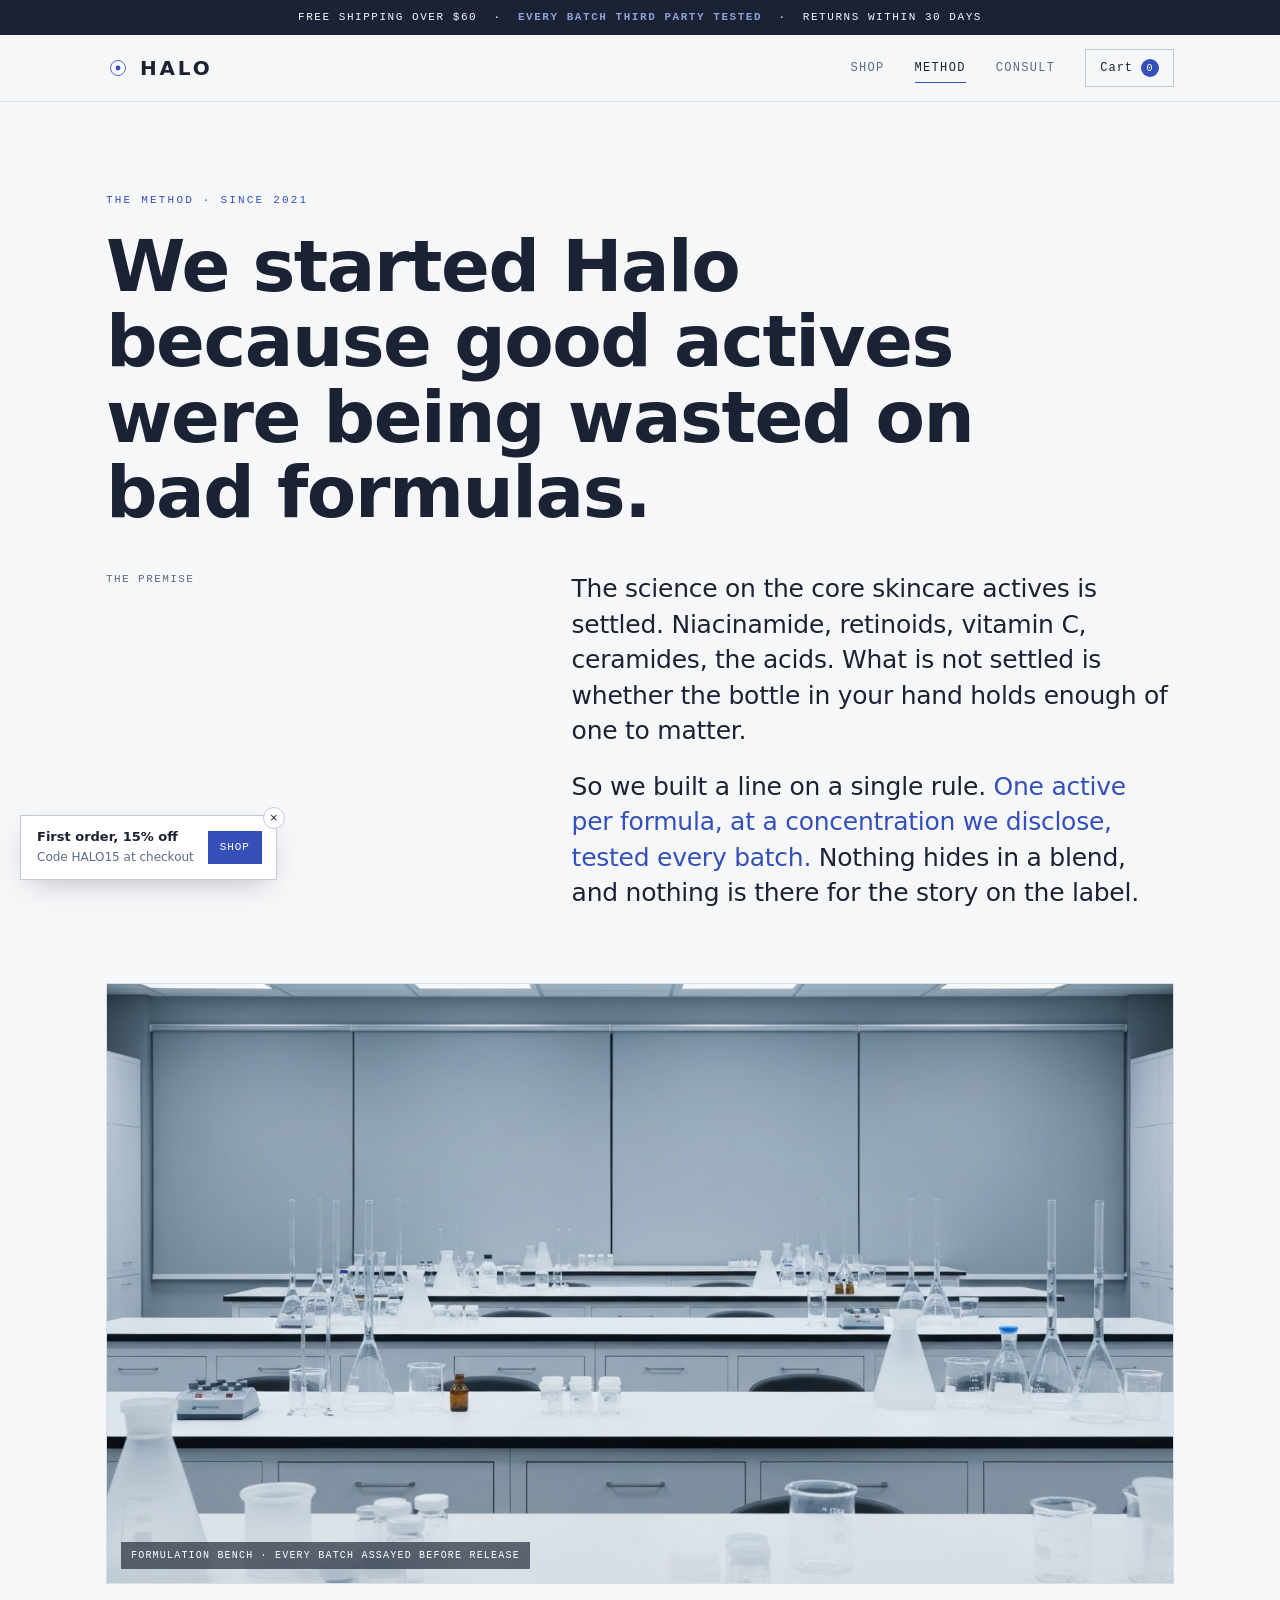
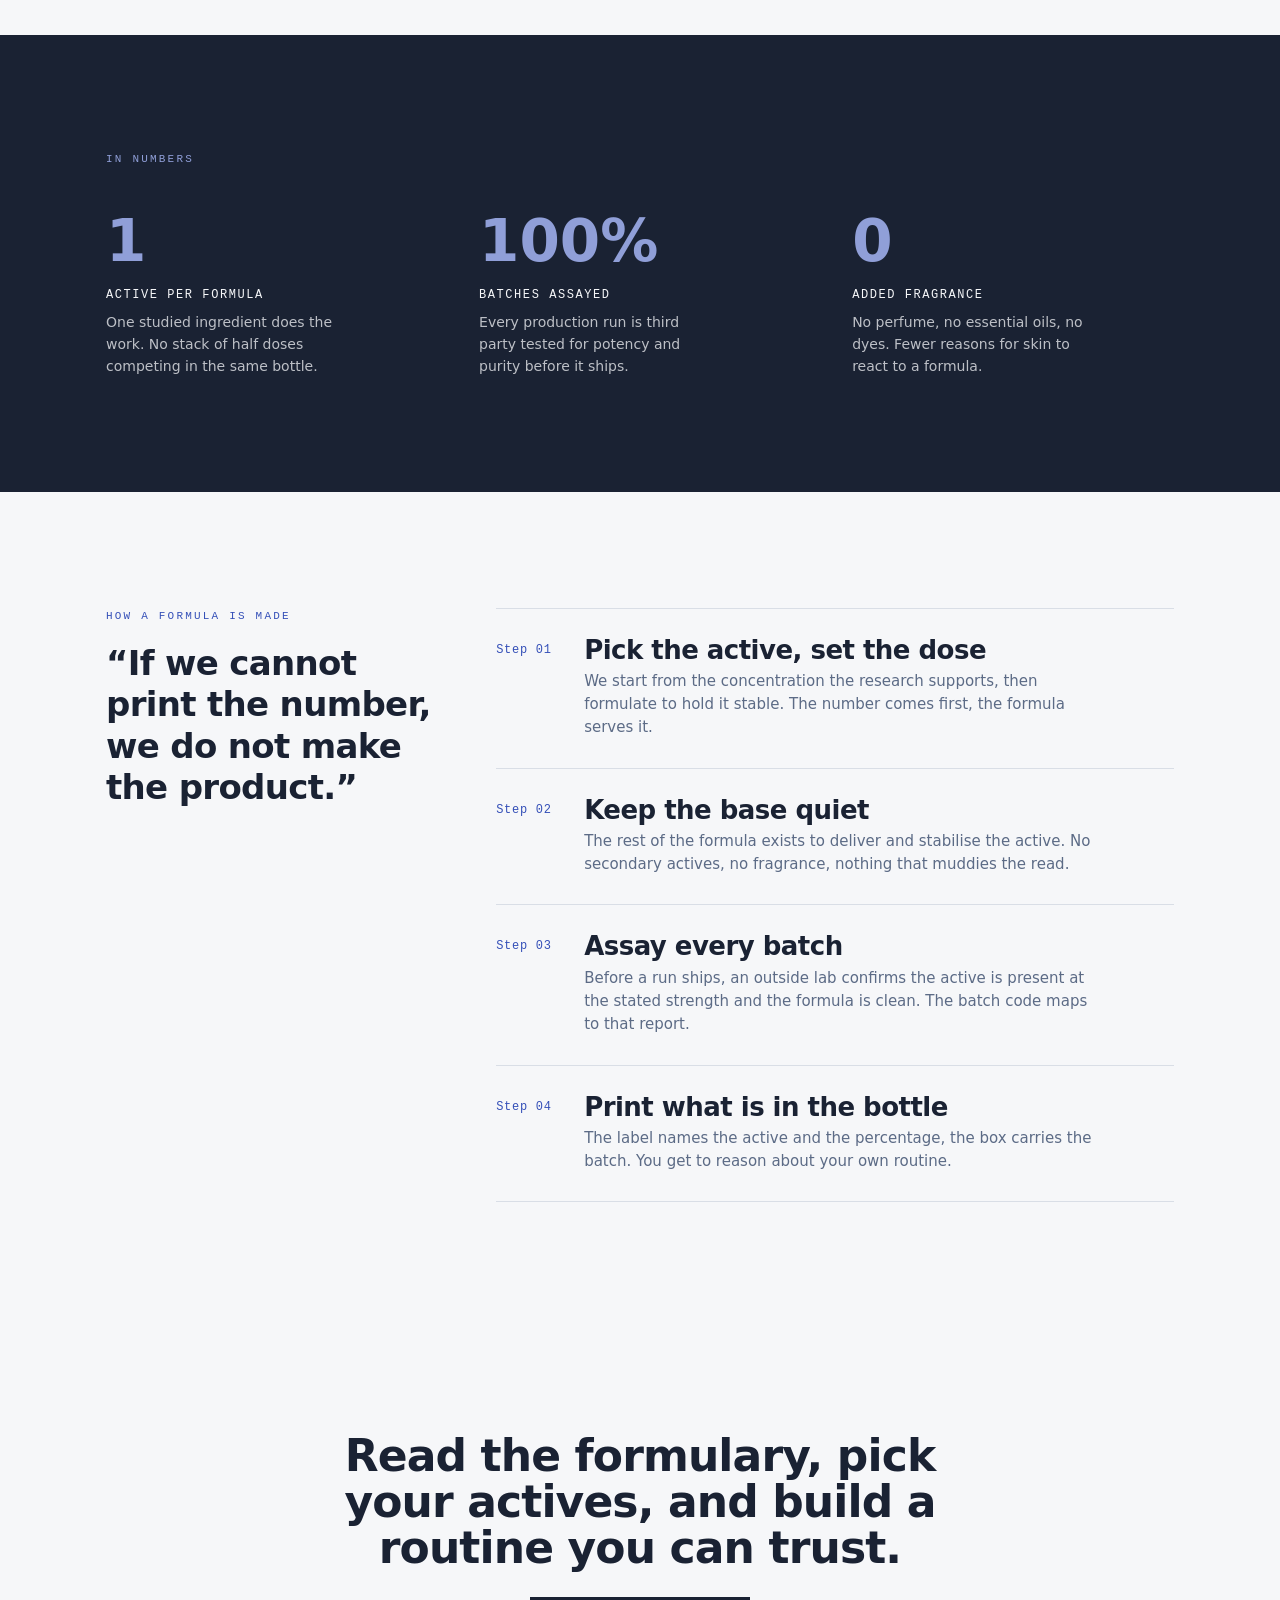
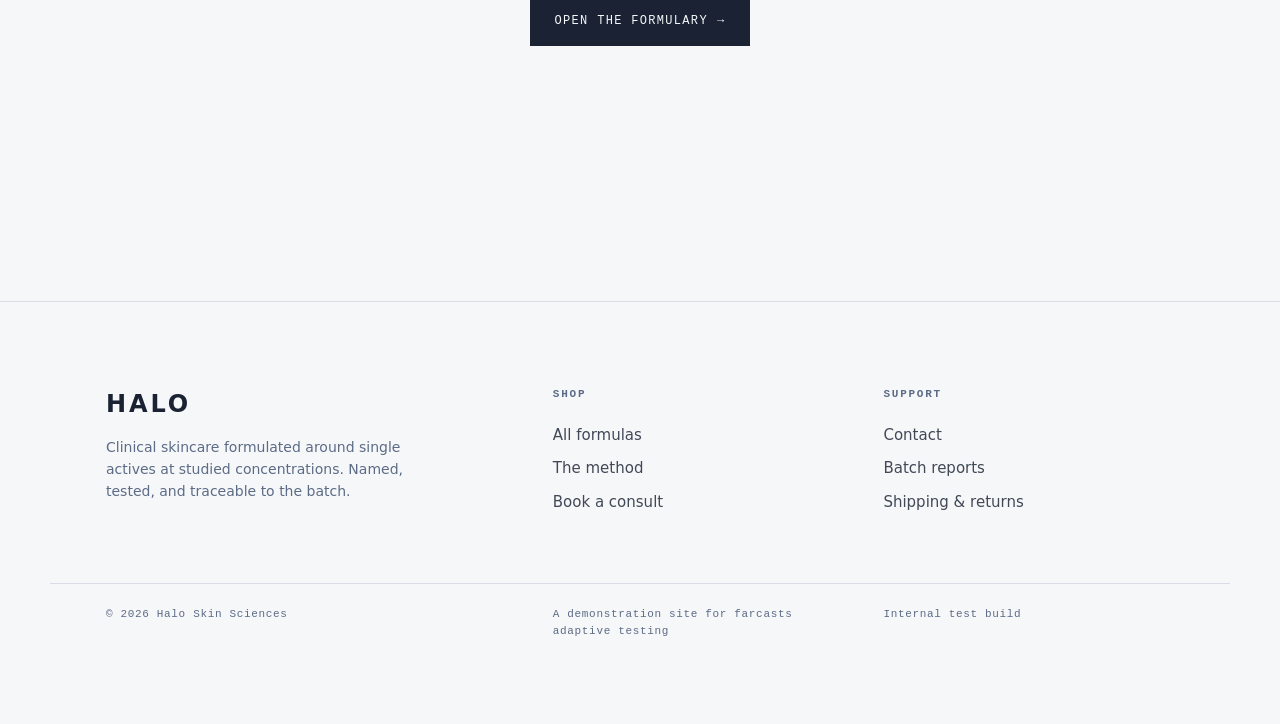
<file: story.html>
<!doctype html>
<!-- Halo, Method. Cross origin test site for the farcasts applier. -->
<html lang="en" data-cf-hide>
<head>
  <meta charset="utf-8" />
  <meta name="viewport" content="width=device-width, initial-scale=1" />
  <title>The Method, Halo</title>
  <meta name="description" content="How Halo formulates: one active per product at a disclosed concentration, third party tested every batch. The reasoning behind a clinical skincare line." />
  <link rel="stylesheet" href="halo.css" />
  <style>
    .story-hero { padding-top: clamp(40px, 7vw, 92px); padding-bottom: clamp(28px, 4vw, 52px); }
    .story-hero .eyebrow { margin-bottom: 20px; }
    .story-hero h1 { max-width: 19ch; }
    .story-lede { display: grid; grid-template-columns: 1fr 1.5fr; gap: clamp(24px, 5vw, 80px); margin-top: 40px; align-items: start; }
    .story-lede .col-label { font-family: var(--mono); font-size: 11px; letter-spacing: .13em; text-transform: uppercase; color: var(--slate-dim); }
    .story-lede p { font-family: var(--display); font-weight: 500; font-size: clamp(18px, 2.1vw, 25px); line-height: 1.42; margin: 0 0 20px; letter-spacing: -.01em; }
    .story-lede p:last-child { margin-bottom: 0; }
    .story-lede p .hl { color: var(--slate); }

    .band { background: var(--ink); color: var(--paper); }
    .band .eyebrow { color: color-mix(in srgb, var(--slate) 55%, #fff); }
    .figures { display: grid; grid-template-columns: repeat(3, 1fr); gap: clamp(28px, 4vw, 60px); }
    .figure .n { font-family: var(--display); font-weight: 650; font-size: clamp(38px, 5.5vw, 58px); color: color-mix(in srgb, var(--slate) 55%, #fff); line-height: 1; }
    .figure h3 { font-family: var(--mono); font-size: 12px; letter-spacing: .13em; text-transform: uppercase; margin: 16px 0 8px; font-weight: 400; }
    .figure p { color: color-mix(in srgb, var(--paper) 74%, transparent); font-size: 14px; margin: 0; max-width: 27ch; }

    /* Protocol: the actual formulation process, in order */
    .protocol { display: grid; grid-template-columns: 1fr 2fr; gap: clamp(24px, 4vw, 64px); }
    .proto-list { border-top: 1px solid var(--line); }
    .proto-item { display: grid; grid-template-columns: 64px 1fr; gap: 24px; padding: 28px 0; border-bottom: 1px solid var(--line); }
    .proto-step { font-family: var(--mono); font-size: 12px; letter-spacing: .06em; color: var(--slate); padding-top: 4px; }
    .proto-item h3 { margin: 0 0 6px; }
    .proto-item p { color: var(--slate-dim); font-size: 15px; margin: 0; max-width: 54ch; }
    .pull { max-width: 22ch; margin: 0; }

    .story-plate { margin-top: clamp(40px, 6vw, 72px); }
    .story-plate figure { margin: 0; position: relative; border: 1px solid var(--line); }
    .story-plate img { width: 100%; aspect-ratio: 16 / 9; object-fit: cover; display: block; }
    .story-plate figcaption {
      position: absolute; left: 14px; bottom: 14px;
      font-family: var(--mono); font-size: 10px; letter-spacing: .12em; text-transform: uppercase;
      color: #fff; background: rgba(26,34,51,.66); padding: 6px 10px; backdrop-filter: blur(2px);
    }

    @media (max-width: 820px) {
      .story-lede, .protocol { grid-template-columns: 1fr; }
      .figures { grid-template-columns: 1fr; gap: 32px; }
      .proto-item { grid-template-columns: 52px 1fr; gap: 16px; }
    }
  </style>
  <script src="https://dev.farcasts.com/farcasts.js" data-farcasts-project="p_a6764214-0a20-4abe-8360-866bc05c26f6"></script>
</head>
<body>
  <div class="announce">Free shipping over $60 &nbsp;&middot;&nbsp; <b>Every batch third party tested</b> &nbsp;&middot;&nbsp; Returns within 30 days</div>

  <header class="site-head">
    <div class="shell">
      <a class="wordmark" href="index.html" aria-label="Halo, home">
        <span class="mark" aria-hidden="true">
          <svg width="24" height="24" viewBox="0 0 40 40" fill="none" stroke="currentColor" stroke-width="1.4">
            <circle cx="20" cy="20" r="12.5"/>
            <circle cx="20" cy="20" r="4" fill="currentColor" stroke="none"/>
          </svg>
        </span>
        <span class="letters">HALO</span>
      </a>
      <nav class="nav" aria-label="Primary">
        <a href="menu.html">Shop</a>
        <a href="story.html" aria-current="page">Method</a>
        <a href="visit.html">Consult</a>
        <button class="cart-btn" type="button" aria-label="Open cart">Cart <span class="count">0</span></button>
      </nav>
    </div>
  </header>

  <main>
    <section class="story-hero shell">
      <p class="eyebrow">The Method &middot; Since 2021</p>
      <h1 class="display">We started Halo because good actives were being wasted on bad formulas.</h1>
      <div class="story-lede">
        <span class="col-label">The premise</span>
        <div>
          <p>The science on the core skincare actives is settled. Niacinamide, retinoids, vitamin C, ceramides, the acids. What is not settled is whether the bottle in your hand holds enough of one to matter.</p>
          <p>So we built a line on a single rule. <span class="hl">One active per formula, at a concentration we disclose, tested every batch.</span> Nothing hides in a blend, and nothing is there for the story on the label.</p>
        </div>
      </div>
      <div class="story-plate">
        <figure>
          <img src="assets/halo-lab.jpg" alt="A calm clinical formulation laboratory in cool light" loading="lazy" />
          <figcaption>Formulation bench &middot; every batch assayed before release</figcaption>
        </figure>
      </div>
    </section>

    <section class="band section">
      <div class="shell">
        <p class="eyebrow" style="margin-bottom:44px;">In numbers</p>
        <div class="figures">
          <div class="figure">
            <div class="n">1</div>
            <h3>Active per formula</h3>
            <p>One studied ingredient does the work. No stack of half doses competing in the same bottle.</p>
          </div>
          <div class="figure">
            <div class="n">100%</div>
            <h3>Batches assayed</h3>
            <p>Every production run is third party tested for potency and purity before it ships.</p>
          </div>
          <div class="figure">
            <div class="n">0</div>
            <h3>Added fragrance</h3>
            <p>No perfume, no essential oils, no dyes. Fewer reasons for skin to react to a formula.</p>
          </div>
        </div>
      </div>
    </section>

    <section class="section shell protocol">
      <div>
        <p class="eyebrow" style="margin-bottom:18px;">How a formula is made</p>
        <blockquote class="pull display" style="font-size:clamp(23px,3.2vw,34px);line-height:1.22;font-weight:600;">&ldquo;If we cannot print the number, we do not make the product.&rdquo;</blockquote>
      </div>
      <div class="proto-list">
        <div class="proto-item">
          <span class="proto-step">Step 01</span>
          <div>
            <h3 class="display">Pick the active, set the dose</h3>
            <p>We start from the concentration the research supports, then formulate to hold it stable. The number comes first, the formula serves it.</p>
          </div>
        </div>
        <div class="proto-item">
          <span class="proto-step">Step 02</span>
          <div>
            <h3 class="display">Keep the base quiet</h3>
            <p>The rest of the formula exists to deliver and stabilise the active. No secondary actives, no fragrance, nothing that muddies the read.</p>
          </div>
        </div>
        <div class="proto-item">
          <span class="proto-step">Step 03</span>
          <div>
            <h3 class="display">Assay every batch</h3>
            <p>Before a run ships, an outside lab confirms the active is present at the stated strength and the formula is clean. The batch code maps to that report.</p>
          </div>
        </div>
        <div class="proto-item">
          <span class="proto-step">Step 04</span>
          <div>
            <h3 class="display">Print what is in the bottle</h3>
            <p>The label names the active and the percentage, the box carries the batch. You get to reason about your own routine.</p>
          </div>
        </div>
      </div>
    </section>

    <section class="section shell" style="text-align:center;">
      <h2 class="display" style="max-width:20ch;margin:0 auto 26px;">Read the formulary, pick your actives, and build a routine you can trust.</h2>
      <a class="btn" href="menu.html">Open the formulary <span class="arrow" aria-hidden="true">&rarr;</span></a>
    </section>
  </main>

  <footer class="site-foot">
    <div class="shell">
      <div class="foot-brand">
        <span class="letters">HALO</span>
        <p class="foot-note">Clinical skincare formulated around single actives at studied concentrations. Named, tested, and traceable to the batch.</p>
      </div>
      <div class="foot-col">
        <h4>Shop</h4>
        <a href="menu.html">All formulas</a>
        <a href="story.html">The method</a>
        <a href="visit.html">Book a consult</a>
      </div>
      <div class="foot-col">
        <h4>Support</h4>
        <a href="visit.html">Contact</a>
        <a href="visit.html">Batch reports</a>
        <a href="visit.html">Shipping &amp; returns</a>
      </div>
    </div>
    <div class="shell foot-legal">
      <span>&copy; 2026 Halo Skin Sciences</span>
      <span>A demonstration site for farcasts adaptive testing</span>
      <span>Internal test build</span>
    </div>
  </footer>

  <!-- overlays -->
  <div class="overlay-backdrop" id="overlay-backdrop"></div>
  <aside class="drawer" id="cart-drawer" aria-label="Cart">
    <div class="drawer-head">
      <h2>Your regimen</h2>
      <button class="icon-close" type="button" data-close-overlay aria-label="Close cart">&times;</button>
    </div>
    <div class="drawer-body" id="cart-body"></div>
    <div class="drawer-foot">
      <div class="subtotal"><span>Subtotal</span><b id="cart-subtotal">$0</b></div>
      <a class="btn" href="#">Checkout <span class="arrow" aria-hidden="true">&rarr;</span></a>
      <p class="foot-fine">Demonstration cart. Nothing is charged.</p>
    </div>
  </aside>

  <div class="sticky-promo" id="sticky-promo">
    <button class="sp-close" type="button" aria-label="Dismiss promo">&times;</button>
    <div class="sp-body">
      <strong>First order, 15% off</strong>
      <span>Code HALO15 at checkout</span>
    </div>
    <a class="sp-cta" href="menu.html">Shop</a>
  </div>

  <script async src="https://dev.farcasts.com/farcasts-track.js" data-farcasts-project="p_a6764214-0a20-4abe-8360-866bc05c26f6" data-farcasts-track-endpoint="https://t.farcasts.com" data-farcasts-track-key="phc_CzXwcg28Mo4jd6gqGcXaTSQUXFjxFFjnMvfXhrqwiVsc"></script>
  <script src="halo.js" defer></script>
</body>
</html>
</file>
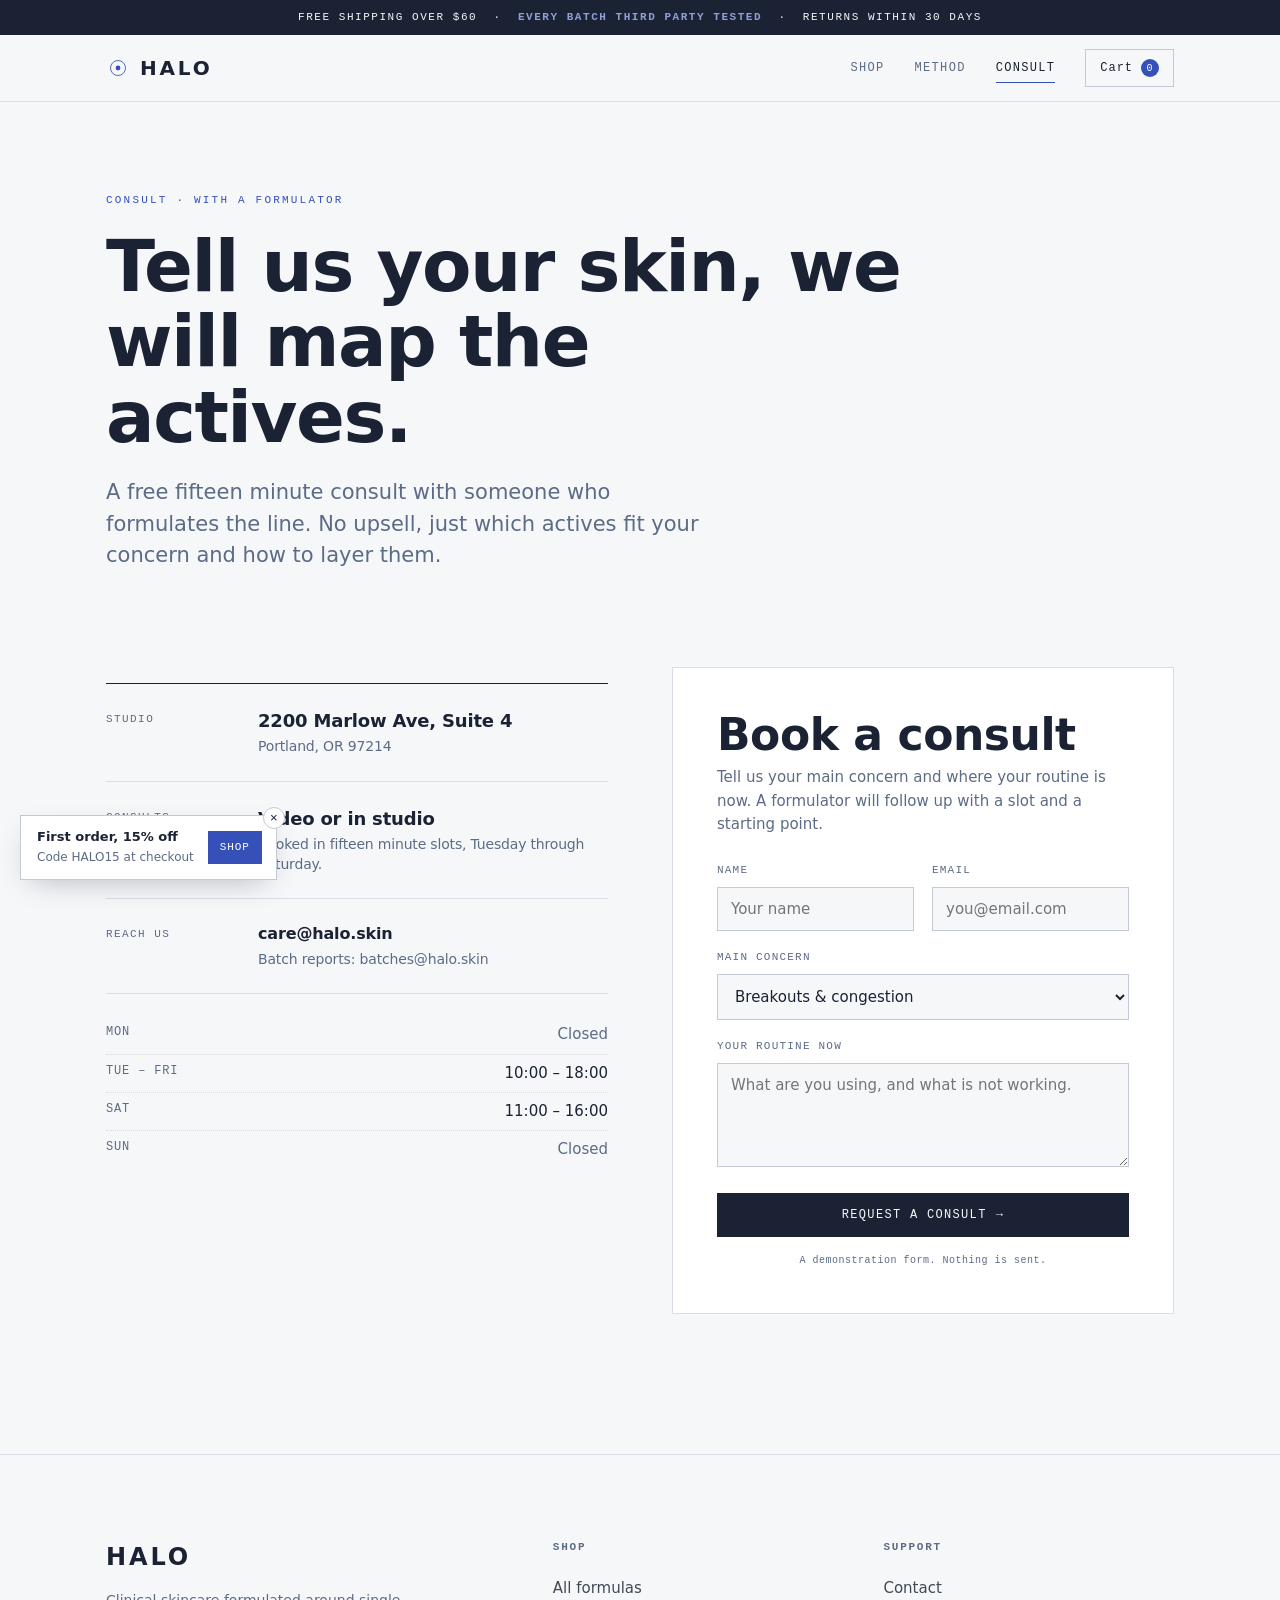
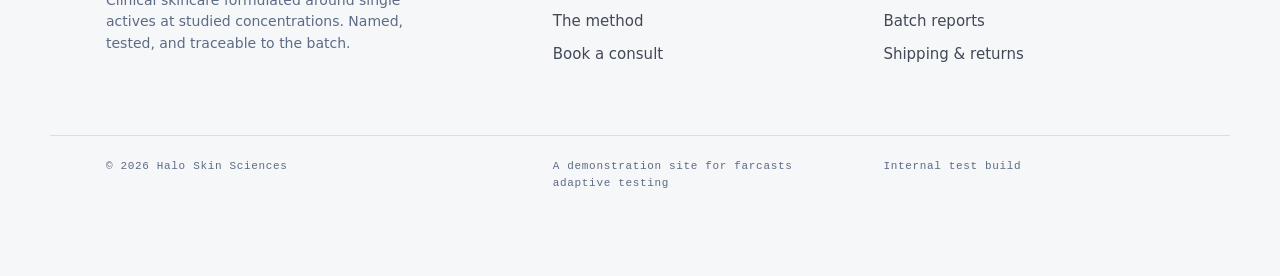
<file: visit.html>
<!doctype html>
<!-- Halo, Consult. Cross origin test site for the farcasts applier. -->
<html lang="en" data-cf-hide>
<head>
  <meta charset="utf-8" />
  <meta name="viewport" content="width=device-width, initial-scale=1" />
  <title>Consult, Halo</title>
  <meta name="description" content="Book a free skin consult with a Halo formulator, or reach the studio. Hours, address, and a note to the team." />
  <link rel="stylesheet" href="halo.css" />
  <style>
    .visit-hero { padding-top: clamp(40px, 7vw, 92px); padding-bottom: clamp(26px, 4vw, 44px); }
    .visit-hero .eyebrow { margin-bottom: 20px; }
    .visit-hero h1 { max-width: 16ch; }
    .visit-hero .lede { max-width: 46ch; margin: 22px 0 0; }

    .visit-grid { display: grid; grid-template-columns: 1fr 1fr; gap: clamp(28px, 5vw, 72px); align-items: start; margin-top: clamp(30px, 4vw, 52px); }

    .info-block { border-top: 1px solid var(--ink); }
    .info-row { display: grid; grid-template-columns: 132px 1fr; gap: 20px; padding: 24px 0; border-bottom: 1px solid var(--line); }
    .info-row dt { font-family: var(--mono); font-size: 11px; letter-spacing: .13em; text-transform: uppercase; color: var(--slate-dim); padding-top: 3px; }
    .info-row dd { margin: 0; font-family: var(--display); font-weight: 600; font-size: 18px; line-height: 1.4; letter-spacing: -.01em; }
    .info-row dd small { display: block; font-family: var(--body); font-weight: 400; font-size: 14px; color: var(--slate-dim); margin-top: 4px; }

    .hours { margin-top: 22px; }
    .hours-line { display: flex; justify-content: space-between; gap: 18px; padding: 7px 0; font-size: 15px; border-bottom: 1px dotted var(--line); }
    .hours-line:last-child { border-bottom: 0; }
    .hours-line .day { font-family: var(--mono); font-size: 12px; letter-spacing: .07em; text-transform: uppercase; color: var(--slate-dim); }
    .hours-line .closed { color: var(--slate-dim); }

    /* Consult form */
    .note-card { background: var(--panel); border: 1px solid var(--line); padding: clamp(26px, 4vw, 44px); }
    .note-card h2 { margin: 0 0 8px; font-family: var(--display); font-weight: 650; letter-spacing: -.01em; }
    .note-card p.sub { color: var(--slate-dim); font-size: 15px; margin: 0 0 26px; max-width: 42ch; }
    .field { margin-bottom: 18px; }
    .field label { display: block; font-family: var(--mono); font-size: 11px; letter-spacing: .11em; text-transform: uppercase; color: var(--slate-dim); margin-bottom: 8px; }
    .field input, .field textarea, .field select {
      width: 100%; font-family: var(--body); font-size: 15px; color: var(--ink);
      background: var(--paper); border: 1px solid var(--line-2); padding: 12px 13px;
      border-radius: 0; transition: border-color .2s;
    }
    .field input:focus, .field textarea:focus, .field select:focus { outline: none; border-color: var(--slate); }
    .field textarea { resize: vertical; min-height: 104px; }
    .field-row { display: grid; grid-template-columns: 1fr 1fr; gap: 18px; }
    .note-card .btn { width: 100%; justify-content: center; }
    .note-fine { font-family: var(--mono); font-size: 10px; letter-spacing: .05em; color: var(--slate-dim); margin: 16px 0 0; text-align: center; }

    @media (max-width: 820px) {
      .visit-grid { grid-template-columns: 1fr; }
      .info-row { grid-template-columns: 112px 1fr; gap: 14px; }
    }
    @media (max-width: 480px) {
      .field-row { grid-template-columns: 1fr; gap: 0; }
    }
  </style>
  <script src="https://dev.farcasts.com/farcasts.js" data-farcasts-project="p_a6764214-0a20-4abe-8360-866bc05c26f6"></script>
</head>
<body>
  <div class="announce">Free shipping over $60 &nbsp;&middot;&nbsp; <b>Every batch third party tested</b> &nbsp;&middot;&nbsp; Returns within 30 days</div>

  <header class="site-head">
    <div class="shell">
      <a class="wordmark" href="index.html" aria-label="Halo, home">
        <span class="mark" aria-hidden="true">
          <svg width="24" height="24" viewBox="0 0 40 40" fill="none" stroke="currentColor" stroke-width="1.4">
            <circle cx="20" cy="20" r="12.5"/>
            <circle cx="20" cy="20" r="4" fill="currentColor" stroke="none"/>
          </svg>
        </span>
        <span class="letters">HALO</span>
      </a>
      <nav class="nav" aria-label="Primary">
        <a href="menu.html">Shop</a>
        <a href="story.html">Method</a>
        <a href="visit.html" aria-current="page">Consult</a>
        <button class="cart-btn" type="button" aria-label="Open cart">Cart <span class="count">0</span></button>
      </nav>
    </div>
  </header>

  <main>
    <section class="visit-hero shell">
      <p class="eyebrow">Consult &middot; With a formulator</p>
      <h1 class="display">Tell us your skin, we will map the actives.</h1>
      <p class="lede">A free fifteen minute consult with someone who formulates the line. No upsell, just which actives fit your concern and how to layer them.</p>
    </section>

    <section class="shell visit-grid">
      <div class="visit-left">
        <dl class="info-block">
          <div class="info-row">
            <dt>Studio</dt>
            <dd>2200 Marlow Ave, Suite 4<small>Portland, OR 97214</small></dd>
          </div>
          <div class="info-row">
            <dt>Consults</dt>
            <dd>Video or in studio<small>Booked in fifteen minute slots, Tuesday through Saturday.</small></dd>
          </div>
          <div class="info-row">
            <dt>Reach us</dt>
            <dd style="font-size:16px;">care@halo.skin<small>Batch reports: batches@halo.skin</small></dd>
          </div>
        </dl>

        <div class="hours">
          <div class="hours-line"><span class="day">Mon</span><span class="closed">Closed</span></div>
          <div class="hours-line"><span class="day">Tue &ndash; Fri</span><span>10:00 &ndash; 18:00</span></div>
          <div class="hours-line"><span class="day">Sat</span><span>11:00 &ndash; 16:00</span></div>
          <div class="hours-line"><span class="day">Sun</span><span class="closed">Closed</span></div>
        </div>
      </div>

      <div class="visit-right">
        <div class="note-card">
          <h2 class="display">Book a consult</h2>
          <p class="sub">Tell us your main concern and where your routine is now. A formulator will follow up with a slot and a starting point.</p>
          <form onsubmit="event.preventDefault(); this.querySelector('.btn').textContent='Request sent, thank you';">
            <div class="field-row">
              <div class="field">
                <label for="v-name">Name</label>
                <input id="v-name" name="name" type="text" placeholder="Your name" autocomplete="name" />
              </div>
              <div class="field">
                <label for="v-email">Email</label>
                <input id="v-email" name="email" type="email" placeholder="you@email.com" autocomplete="email" />
              </div>
            </div>
            <div class="field">
              <label for="v-concern">Main concern</label>
              <select id="v-concern" name="concern">
                <option>Breakouts &amp; congestion</option>
                <option>Fine lines &amp; firmness</option>
                <option>Dryness &amp; barrier</option>
                <option>Dullness &amp; tone</option>
                <option>Redness &amp; sensitivity</option>
              </select>
            </div>
            <div class="field">
              <label for="v-note">Your routine now</label>
              <textarea id="v-note" name="note" placeholder="What are you using, and what is not working."></textarea>
            </div>
            <button class="btn" type="submit">Request a consult <span class="arrow" aria-hidden="true">&rarr;</span></button>
            <p class="note-fine">A demonstration form. Nothing is sent.</p>
          </form>
        </div>
      </div>
    </section>
  </main>

  <footer class="site-foot">
    <div class="shell">
      <div class="foot-brand">
        <span class="letters">HALO</span>
        <p class="foot-note">Clinical skincare formulated around single actives at studied concentrations. Named, tested, and traceable to the batch.</p>
      </div>
      <div class="foot-col">
        <h4>Shop</h4>
        <a href="menu.html">All formulas</a>
        <a href="story.html">The method</a>
        <a href="visit.html">Book a consult</a>
      </div>
      <div class="foot-col">
        <h4>Support</h4>
        <a href="visit.html">Contact</a>
        <a href="visit.html">Batch reports</a>
        <a href="visit.html">Shipping &amp; returns</a>
      </div>
    </div>
    <div class="shell foot-legal">
      <span>&copy; 2026 Halo Skin Sciences</span>
      <span>A demonstration site for farcasts adaptive testing</span>
      <span>Internal test build</span>
    </div>
  </footer>

  <!-- overlays -->
  <div class="overlay-backdrop" id="overlay-backdrop"></div>
  <aside class="drawer" id="cart-drawer" aria-label="Cart">
    <div class="drawer-head">
      <h2>Your regimen</h2>
      <button class="icon-close" type="button" data-close-overlay aria-label="Close cart">&times;</button>
    </div>
    <div class="drawer-body" id="cart-body"></div>
    <div class="drawer-foot">
      <div class="subtotal"><span>Subtotal</span><b id="cart-subtotal">$0</b></div>
      <a class="btn" href="#">Checkout <span class="arrow" aria-hidden="true">&rarr;</span></a>
      <p class="foot-fine">Demonstration cart. Nothing is charged.</p>
    </div>
  </aside>

  <div class="sticky-promo" id="sticky-promo">
    <button class="sp-close" type="button" aria-label="Dismiss promo">&times;</button>
    <div class="sp-body">
      <strong>First order, 15% off</strong>
      <span>Code HALO15 at checkout</span>
    </div>
    <a class="sp-cta" href="menu.html">Shop</a>
  </div>

  <script async src="https://dev.farcasts.com/farcasts-track.js" data-farcasts-project="p_a6764214-0a20-4abe-8360-866bc05c26f6" data-farcasts-track-endpoint="https://t.farcasts.com" data-farcasts-track-key="phc_CzXwcg28Mo4jd6gqGcXaTSQUXFjxFFjnMvfXhrqwiVsc"></script>
  <script src="halo.js" defer></script>
</body>
</html>
</file>
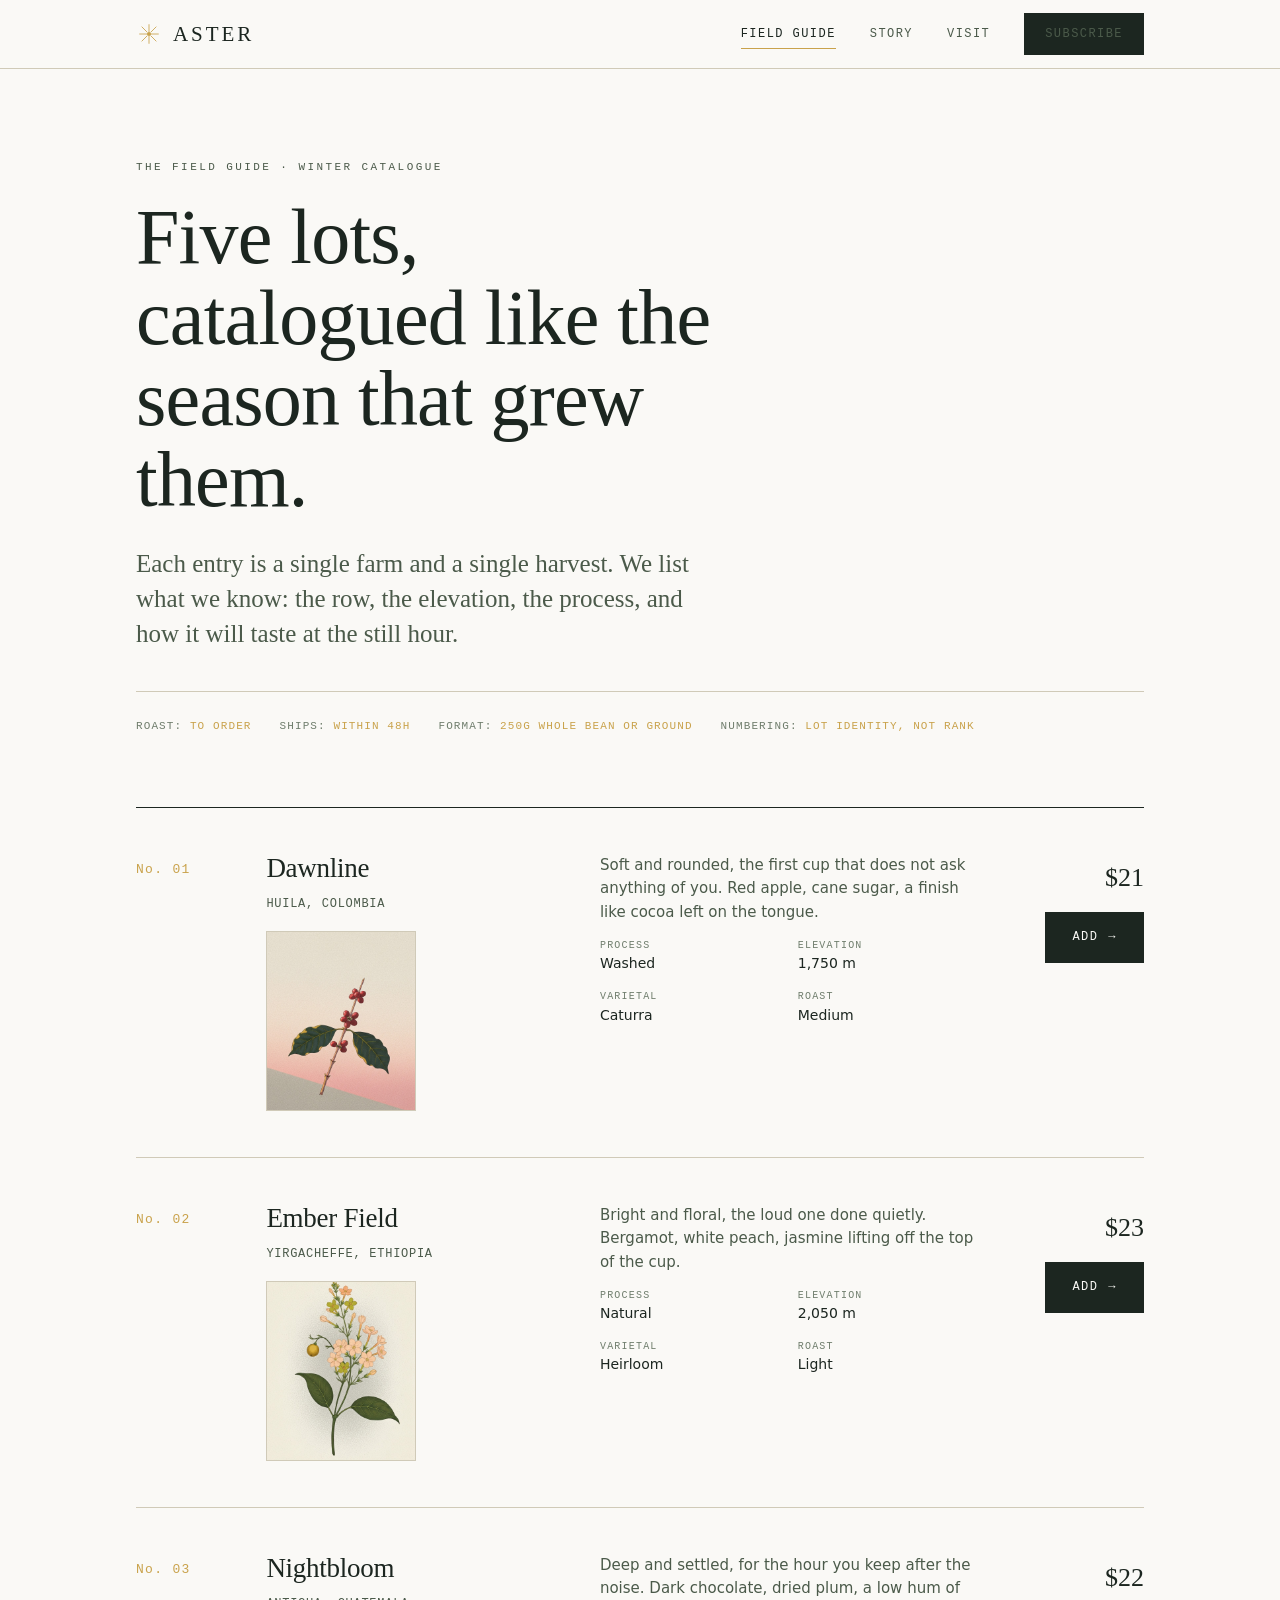
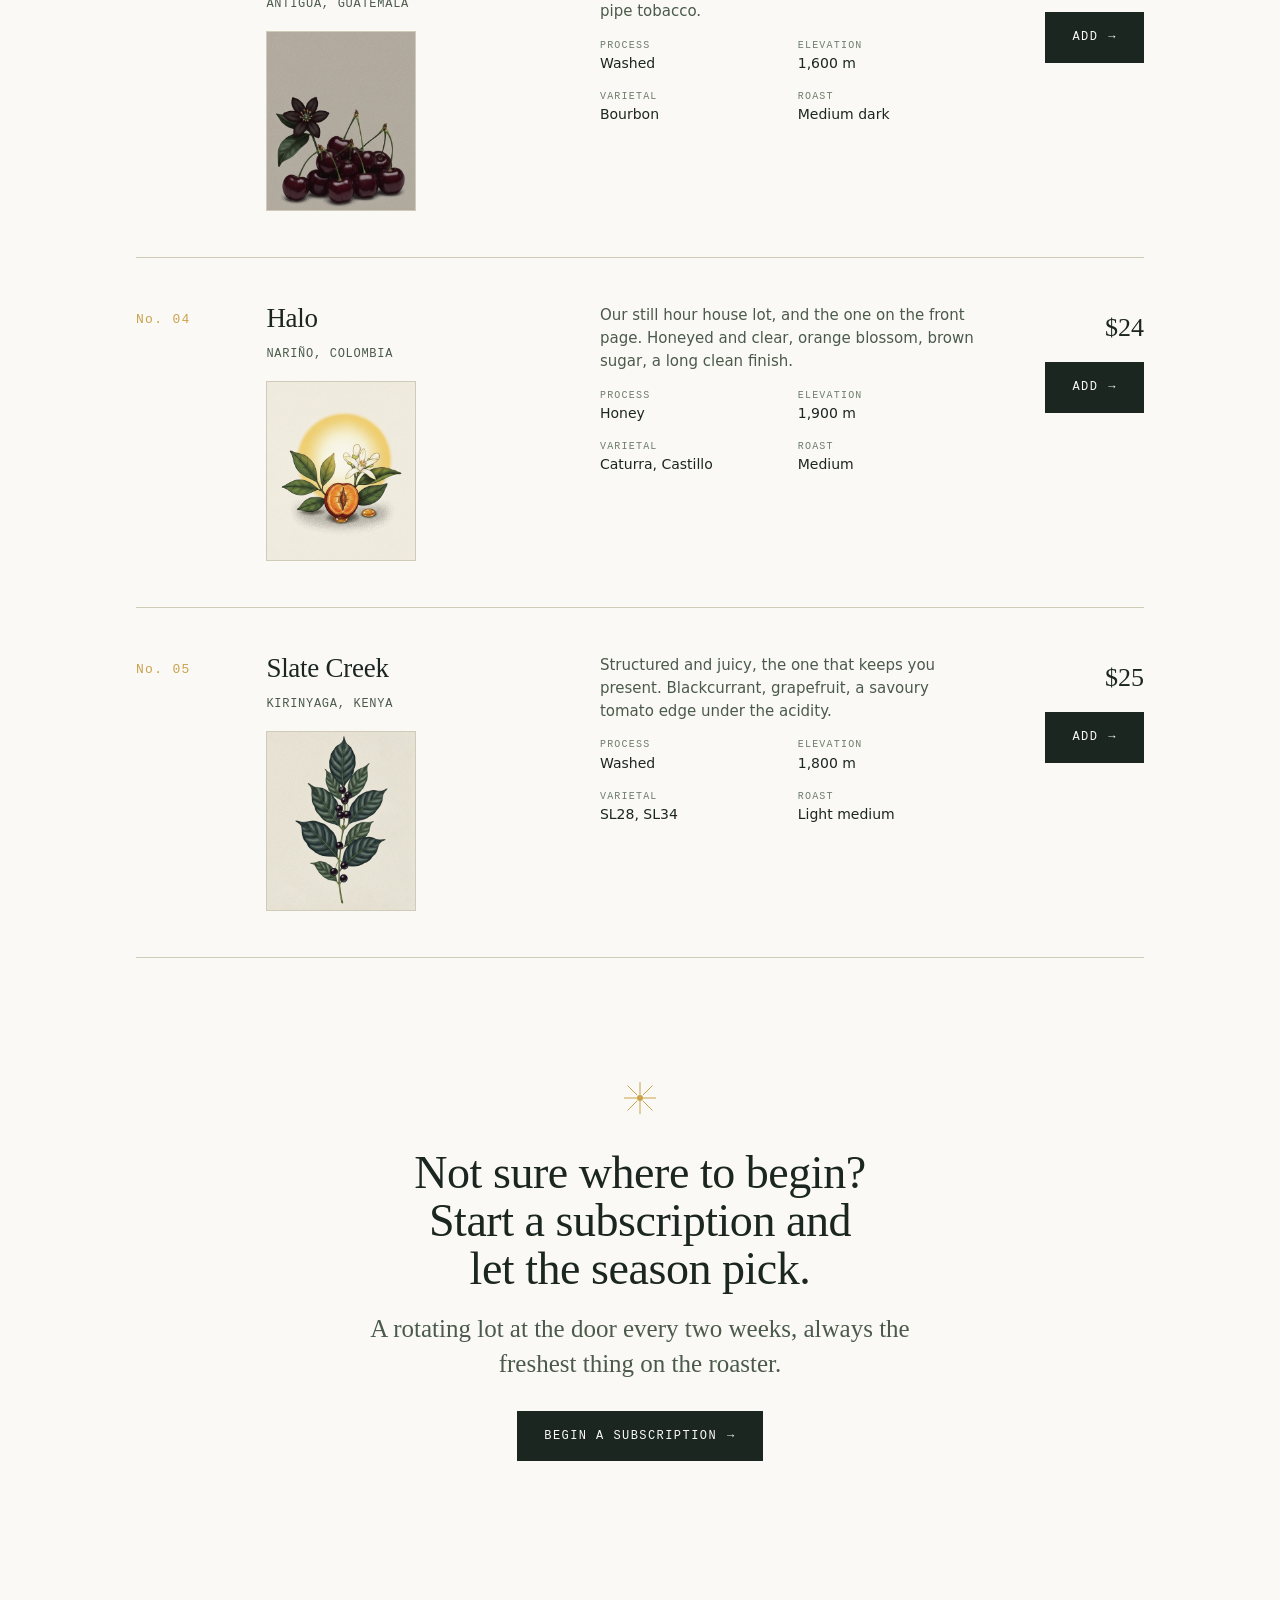
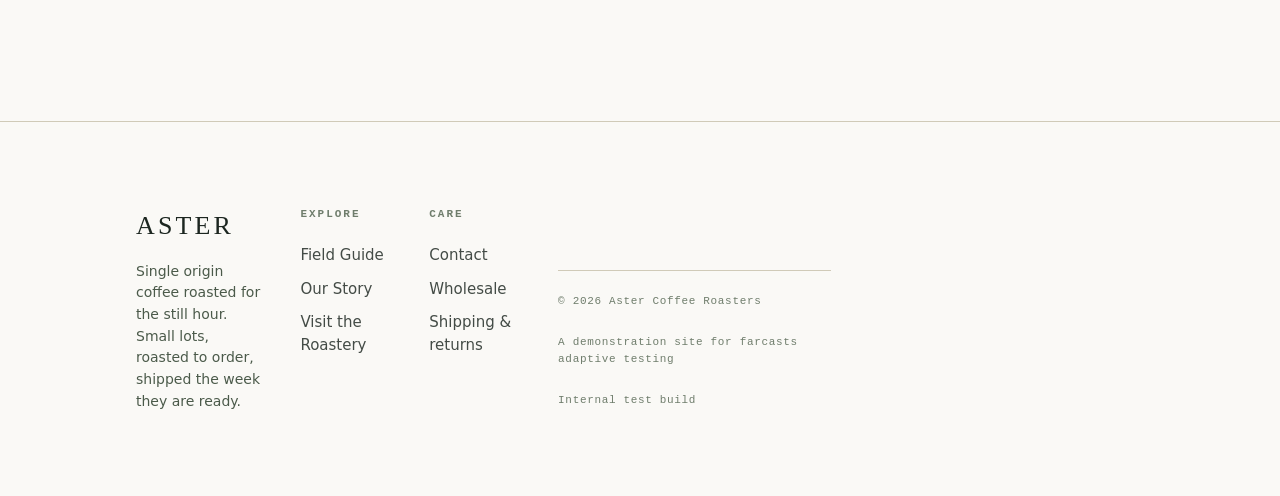
<file: .local-3002/menu.html>
<!doctype html>
<!-- Aster, Field Guide. Cross origin demo site for the farcasts applier. -->
<html lang="en">
<head>
  <meta charset="utf-8" />
  <meta name="viewport" content="width=device-width, initial-scale=1" />
  <title>The Field Guide, Aster</title>
  <meta name="description" content="This season's Aster lots, catalogued like an almanac. Single farm, single lot, roasted to order." />
  <link rel="stylesheet" href="aster.css" />
  <style>
    .page-head { padding-top: clamp(48px, 7vw, 92px); }
    .page-head .eyebrow { margin-bottom: 20px; }
    .page-head h1 { max-width: 16ch; }
    .page-head .lede { max-width: 46ch; margin: 26px 0 0; }

    .guide-key {
      display: flex; gap: 28px; flex-wrap: wrap; margin-top: 40px; padding-top: 26px;
      border-top: 1px solid var(--line);
      font-family: var(--mono); font-size: 11px; letter-spacing: .1em; text-transform: uppercase; color: var(--moss-dim);
    }
    .guide-key span b { color: var(--stamen); font-weight: 400; }

    /* Almanac entries */
    .entries { margin-top: clamp(40px, 6vw, 72px); border-top: 1px solid var(--ink); }
    .entry {
      display: grid; grid-template-columns: 92px 1.1fr 1.4fr auto;
      gap: clamp(18px, 3vw, 40px); align-items: start;
      padding: clamp(30px, 4vw, 46px) 0; border-bottom: 1px solid var(--line);
      position: relative;
    }
    .entry:hover { background: linear-gradient(90deg, transparent, color-mix(in srgb, var(--paper-2) 60%, transparent) 30%, transparent); }
    .entry-no { font-family: var(--mono); font-size: 13px; letter-spacing: .1em; color: var(--stamen); padding-top: 6px; }
    .entry-id h3 { margin: 0 0 8px; }
    .entry-id .region { font-family: var(--mono); font-size: 12px; letter-spacing: .06em; color: var(--moss); text-transform: uppercase; }
    .entry-id .swatch { width: 100%; max-width: 150px; aspect-ratio: 5 / 6; border: 1px solid var(--line); margin-top: 16px; object-fit: cover; display: block; }
    .entry-notes p { margin: 0 0 14px; color: var(--moss); font-size: 15px; }
    .entry-spec { display: grid; grid-template-columns: 1fr 1fr; gap: 6px 20px; margin: 0; }
    .entry-spec dt { font-family: var(--mono); font-size: 10px; letter-spacing: .12em; text-transform: uppercase; color: var(--moss-dim); }
    .entry-spec dd { margin: 0 0 8px; font-size: 14px; }
    .entry-buy { text-align: right; padding-top: 4px; min-width: 130px; }
    .entry-buy .price { font-family: var(--display); font-size: 26px; display: block; margin-bottom: 14px; }


    @media (max-width: 900px) {
      .entry { grid-template-columns: 60px 1fr; gap: 14px 18px; }
      .entry-no { padding-top: 4px; }
      .entry-notes, .entry-buy { grid-column: 1 / -1; }
      .entry-buy { text-align: left; }
      .entry-buy .price { display: inline-block; margin-right: 20px; }
    }
  </style>
</head>
<body>
  <header class="site-head">
    <div class="shell">
      <a class="wordmark" href="index.html" aria-label="Aster, home">
        <span class="mark" aria-hidden="true">
          <svg width="26" height="26" viewBox="0 0 40 40" fill="none" stroke="currentColor" stroke-width="1.3">
            <circle cx="20" cy="20" r="3.2" fill="currentColor" stroke="none"/>
            <path d="M20 17V5M20 23v12M17 20H5M23 20h12"/>
            <path d="M17.2 17.2 8.7 8.7M22.8 22.8l8.5 8.5M22.8 17.2l8.5-8.5M17.2 22.8 8.7 31.3"/>
          </svg>
        </span>
        <span class="letters">ASTER</span>
      </a>
      <nav class="nav" aria-label="Primary">
        <a href="menu.html" aria-current="page">Field Guide</a>
        <a href="story.html">Story</a>
        <a href="visit.html">Visit</a>
        <a class="nav__cta btn" href="#subscription" style="padding:11px 20px;">Subscribe</a>
      </nav>
    </div>
  </header>

  <main>
    <section class="page-head shell">
      <p class="eyebrow">The Field Guide &middot; Winter catalogue</p>
      <h1 class="display">Five lots, catalogued like the season that grew them.</h1>
      <p class="lede">Each entry is a single farm and a single harvest. We list what we know: the row, the elevation, the process, and how it will taste at the still hour.</p>
      <div class="guide-key">
        <span>Roast: <b>to order</b></span>
        <span>Ships: <b>within 48h</b></span>
        <span>Format: <b>250g whole bean or ground</b></span>
        <span>Numbering: <b>lot identity, not rank</b></span>
      </div>
    </section>

    <section class="shell">
      <div class="entries">
        <article class="entry">
          <div class="entry-no">No. 01</div>
          <div class="entry-id">
            <h3 class="display">Dawnline</h3>
            <span class="region">Huila, Colombia</span>
            <img class="swatch" src="assets/lot-dawnline.jpg" alt="Dawnline almanac plate" loading="lazy" />
          </div>
          <div class="entry-notes">
            <p>Soft and rounded, the first cup that does not ask anything of you. Red apple, cane sugar, a finish like cocoa left on the tongue.</p>
            <dl class="entry-spec">
              <div><dt>Process</dt><dd>Washed</dd></div>
              <div><dt>Elevation</dt><dd>1,750 m</dd></div>
              <div><dt>Varietal</dt><dd>Caturra</dd></div>
              <div><dt>Roast</dt><dd>Medium</dd></div>
            </dl>
          </div>
          <div class="entry-buy"><span class="price">$21</span><a class="btn" href="visit.html">Add <span class="arrow" aria-hidden="true">&rarr;</span></a></div>
        </article>

        <article class="entry">
          <div class="entry-no">No. 02</div>
          <div class="entry-id">
            <h3 class="display">Ember Field</h3>
            <span class="region">Yirgacheffe, Ethiopia</span>
            <img class="swatch" src="assets/lot-ember.jpg" alt="Ember Field almanac plate" loading="lazy" />
          </div>
          <div class="entry-notes">
            <p>Bright and floral, the loud one done quietly. Bergamot, white peach, jasmine lifting off the top of the cup.</p>
            <dl class="entry-spec">
              <div><dt>Process</dt><dd>Natural</dd></div>
              <div><dt>Elevation</dt><dd>2,050 m</dd></div>
              <div><dt>Varietal</dt><dd>Heirloom</dd></div>
              <div><dt>Roast</dt><dd>Light</dd></div>
            </dl>
          </div>
          <div class="entry-buy"><span class="price">$23</span><a class="btn" href="visit.html">Add <span class="arrow" aria-hidden="true">&rarr;</span></a></div>
        </article>

        <article class="entry">
          <div class="entry-no">No. 03</div>
          <div class="entry-id">
            <h3 class="display">Nightbloom</h3>
            <span class="region">Antigua, Guatemala</span>
            <img class="swatch" src="assets/lot-nightbloom.jpg" alt="Nightbloom almanac plate" loading="lazy" />
          </div>
          <div class="entry-notes">
            <p>Deep and settled, for the hour you keep after the noise. Dark chocolate, dried plum, a low hum of pipe tobacco.</p>
            <dl class="entry-spec">
              <div><dt>Process</dt><dd>Washed</dd></div>
              <div><dt>Elevation</dt><dd>1,600 m</dd></div>
              <div><dt>Varietal</dt><dd>Bourbon</dd></div>
              <div><dt>Roast</dt><dd>Medium dark</dd></div>
            </dl>
          </div>
          <div class="entry-buy"><span class="price">$22</span><a class="btn" href="visit.html">Add <span class="arrow" aria-hidden="true">&rarr;</span></a></div>
        </article>

        <article class="entry">
          <div class="entry-no">No. 04</div>
          <div class="entry-id">
            <h3 class="display">Halo</h3>
            <span class="region">Nari&ntilde;o, Colombia</span>
            <img class="swatch" src="assets/lot-halo.jpg" alt="Halo almanac plate" loading="lazy" />
          </div>
          <div class="entry-notes">
            <p>Our still hour house lot, and the one on the front page. Honeyed and clear, orange blossom, brown sugar, a long clean finish.</p>
            <dl class="entry-spec">
              <div><dt>Process</dt><dd>Honey</dd></div>
              <div><dt>Elevation</dt><dd>1,900 m</dd></div>
              <div><dt>Varietal</dt><dd>Caturra, Castillo</dd></div>
              <div><dt>Roast</dt><dd>Medium</dd></div>
            </dl>
          </div>
          <div class="entry-buy"><span class="price">$24</span><a class="btn" href="visit.html">Add <span class="arrow" aria-hidden="true">&rarr;</span></a></div>
        </article>

        <article class="entry">
          <div class="entry-no">No. 05</div>
          <div class="entry-id">
            <h3 class="display">Slate Creek</h3>
            <span class="region">Kirinyaga, Kenya</span>
            <img class="swatch" src="assets/lot-slate.jpg" alt="Slate Creek almanac plate" loading="lazy" />
          </div>
          <div class="entry-notes">
            <p>Structured and juicy, the one that keeps you present. Blackcurrant, grapefruit, a savoury tomato edge under the acidity.</p>
            <dl class="entry-spec">
              <div><dt>Process</dt><dd>Washed</dd></div>
              <div><dt>Elevation</dt><dd>1,800 m</dd></div>
              <div><dt>Varietal</dt><dd>SL28, SL34</dd></div>
              <div><dt>Roast</dt><dd>Light medium</dd></div>
            </dl>
          </div>
          <div class="entry-buy"><span class="price">$25</span><a class="btn" href="visit.html">Add <span class="arrow" aria-hidden="true">&rarr;</span></a></div>
        </article>
      </div>
    </section>

    <section class="section shell" style="text-align:center;" id="subscription">
      <span class="mark" aria-hidden="true" style="display:inline-block;">
        <svg width="40" height="40" viewBox="0 0 40 40" fill="none" stroke="currentColor" stroke-width="1">
          <circle cx="20" cy="20" r="3" fill="currentColor" stroke="none"/>
          <path d="M20 17V4M20 23v13M17 20H4M23 20h13M17.2 17.2 7.5 7.5M22.8 22.8l9.7 9.7M22.8 17.2l9.7-9.7M17.2 22.8 7.5 32.5"/>
        </svg>
      </span>
      <h2 class="display" style="max-width:20ch;margin:24px auto 18px;">Not sure where to begin? Start a subscription and let the season pick.</h2>
      <p class="lede" style="max-width:44ch;margin:0 auto 30px;">A rotating lot at the door every two weeks, always the freshest thing on the roaster.</p>
      <a class="btn" href="visit.html">Begin a subscription <span class="arrow" aria-hidden="true">&rarr;</span></a>
    </section>
  </main>

  <footer class="site-foot">
    <div class="shell">
      <div class="foot-grid" style="display:grid;grid-template-columns:1.4fr 1fr 1fr;gap:40px;">
        <div class="foot-brand">
          <span class="letters">ASTER</span>
          <p class="foot-note">Single origin coffee roasted for the still hour. Small lots, roasted to order, shipped the week they are ready.</p>
        </div>
        <div class="foot-col">
          <h4>Explore</h4>
          <a href="menu.html">Field Guide</a>
          <a href="story.html">Our Story</a>
          <a href="visit.html">Visit the Roastery</a>
        </div>
        <div class="foot-col">
          <h4>Care</h4>
          <a href="visit.html">Contact</a>
          <a href="visit.html">Wholesale</a>
          <a href="visit.html">Shipping &amp; returns</a>
        </div>
      </div>
      <div class="foot-legal">
        <span>&copy; 2026 Aster Coffee Roasters</span>
        <span>A demonstration site for farcasts adaptive testing</span>
        <span>Internal test build</span>
      </div>
    </div>
  </footer>

  <script src="http://localhost:3002/farcasts.dev.js" data-farcasts-project="test-farcasts-com"></script>
</body>
</html>
</file>
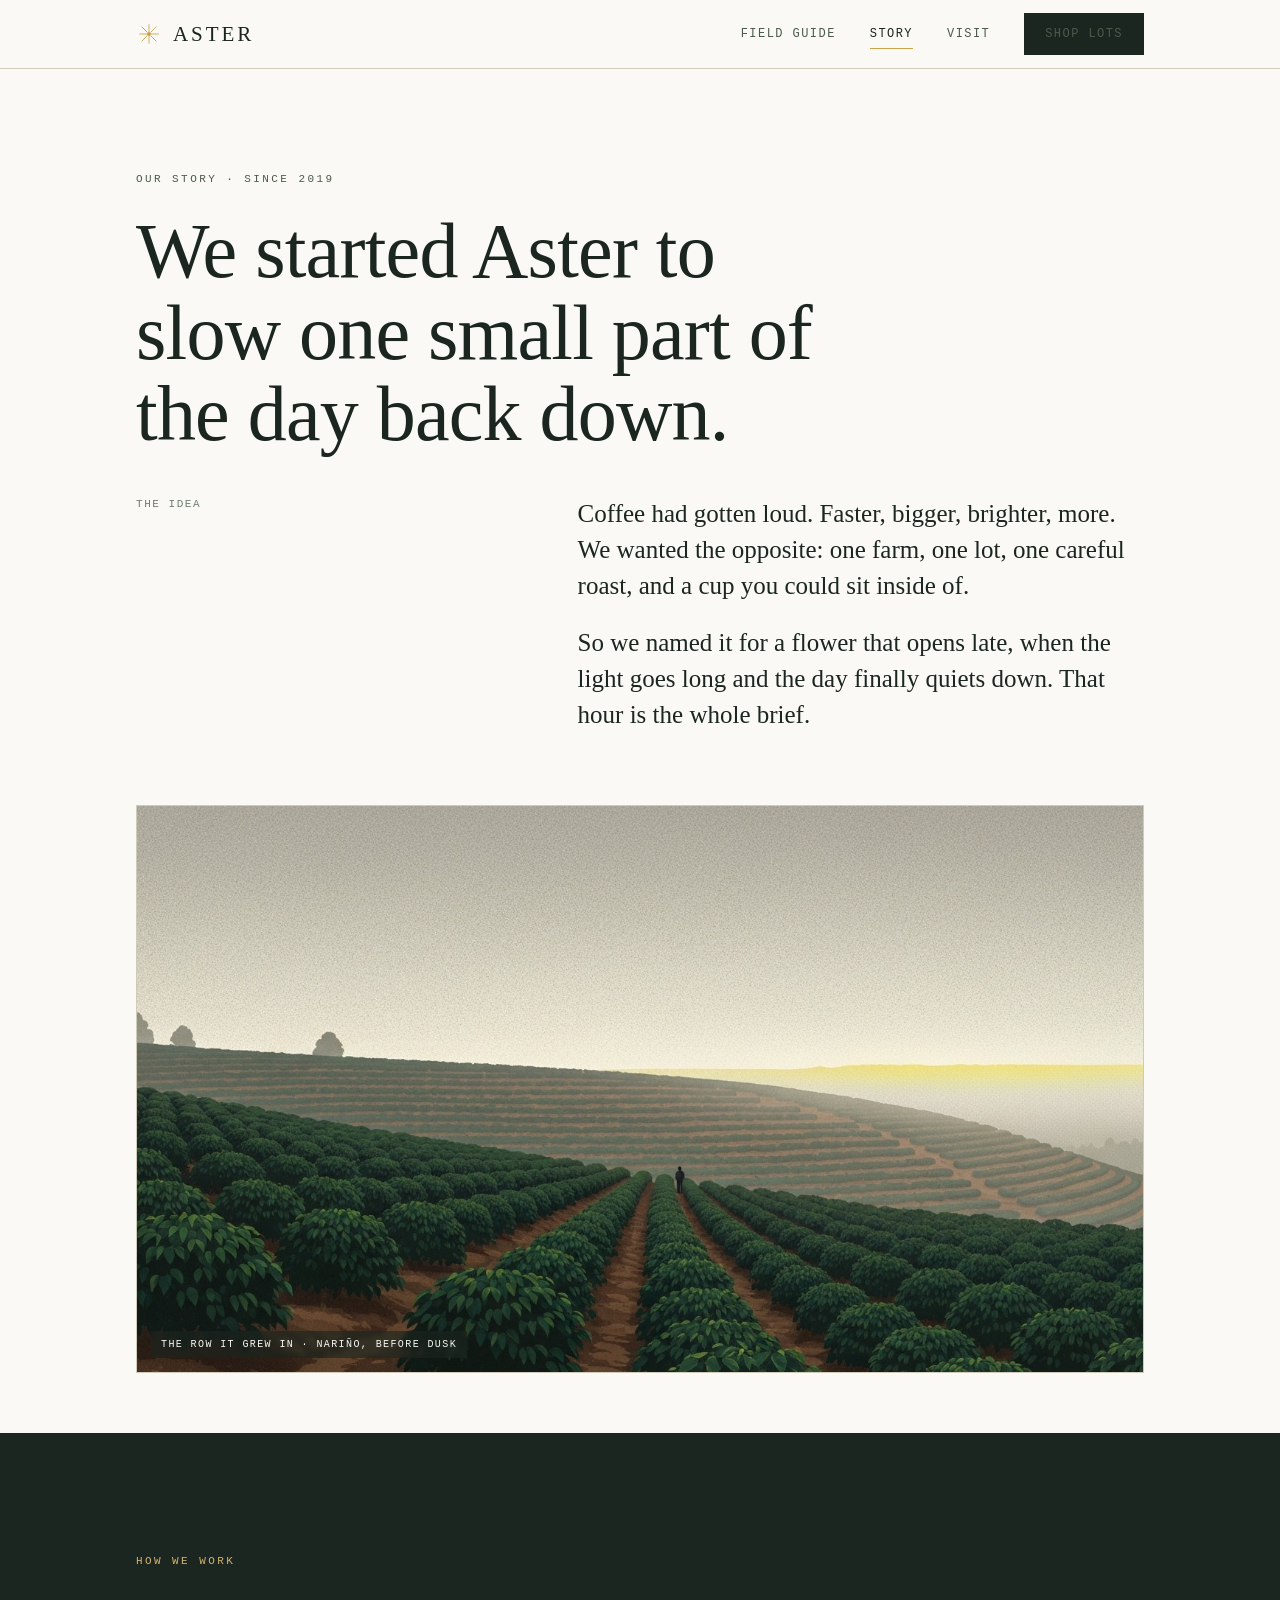
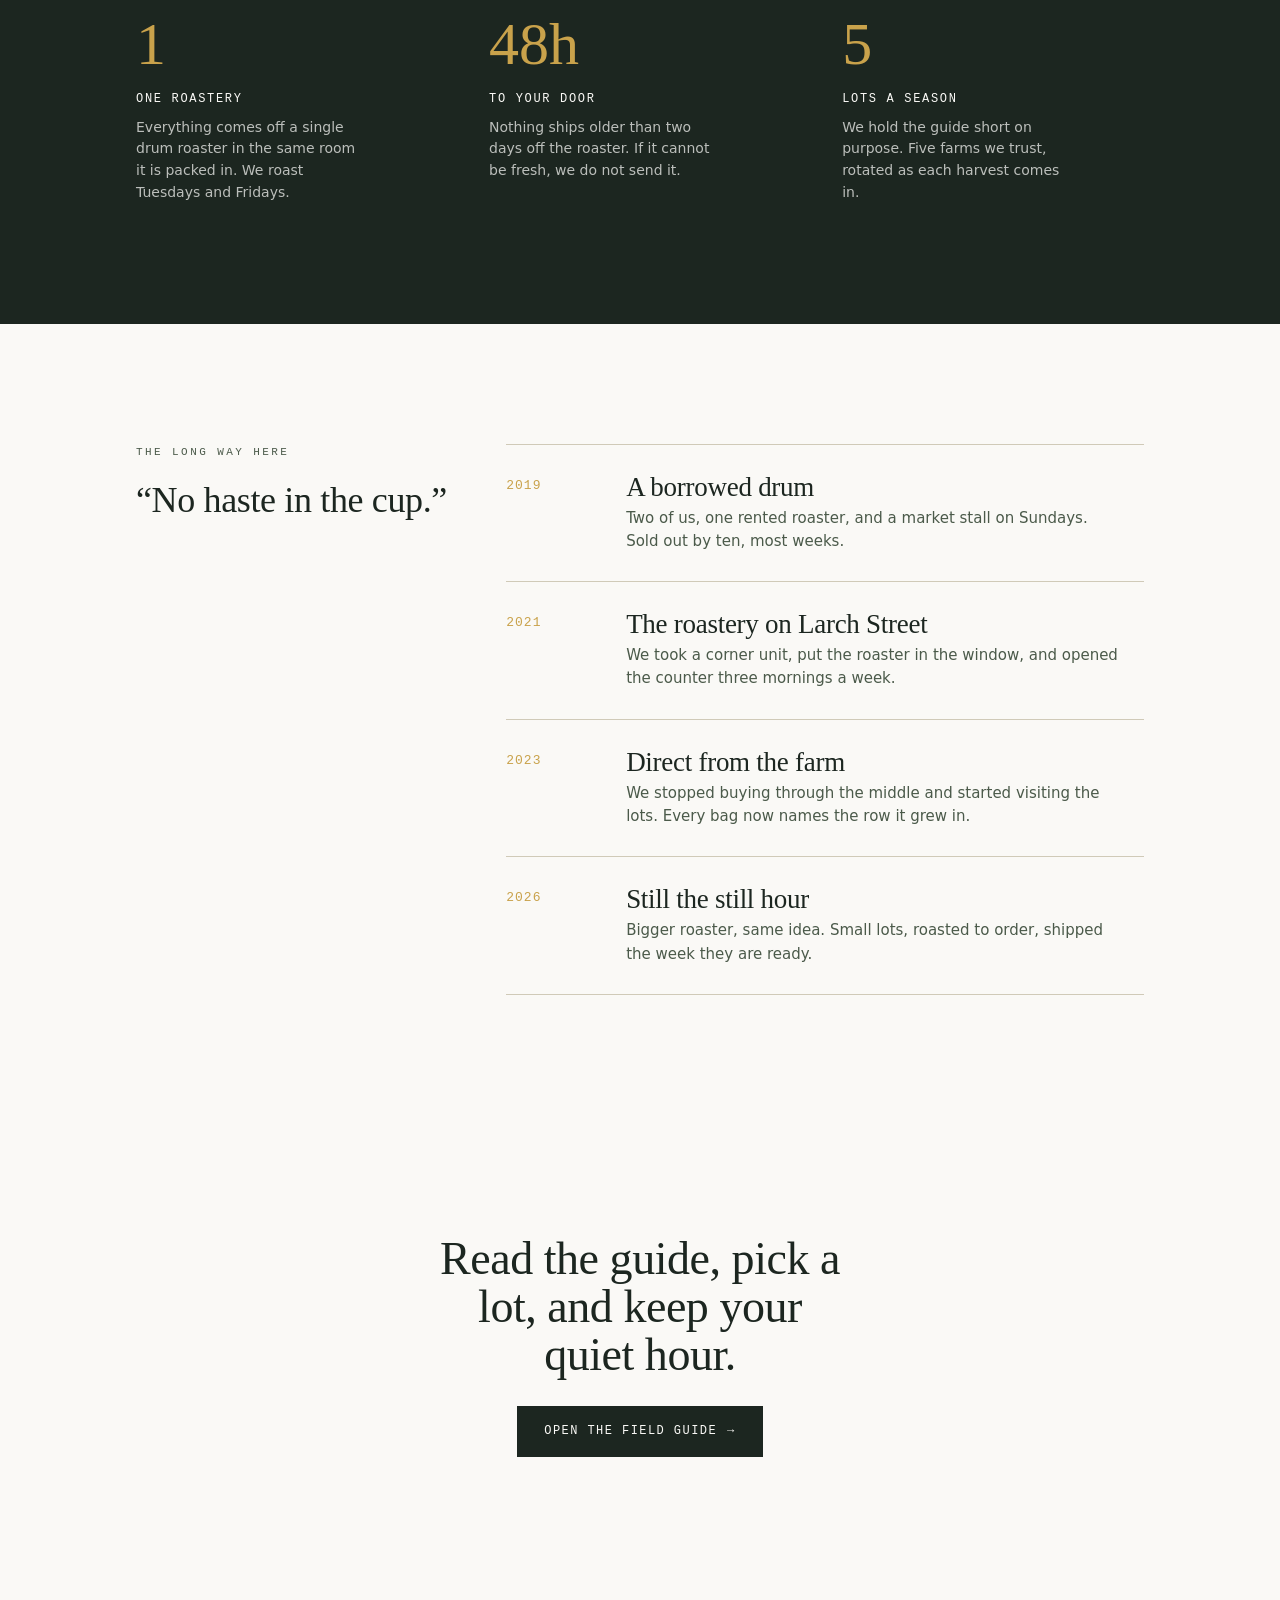
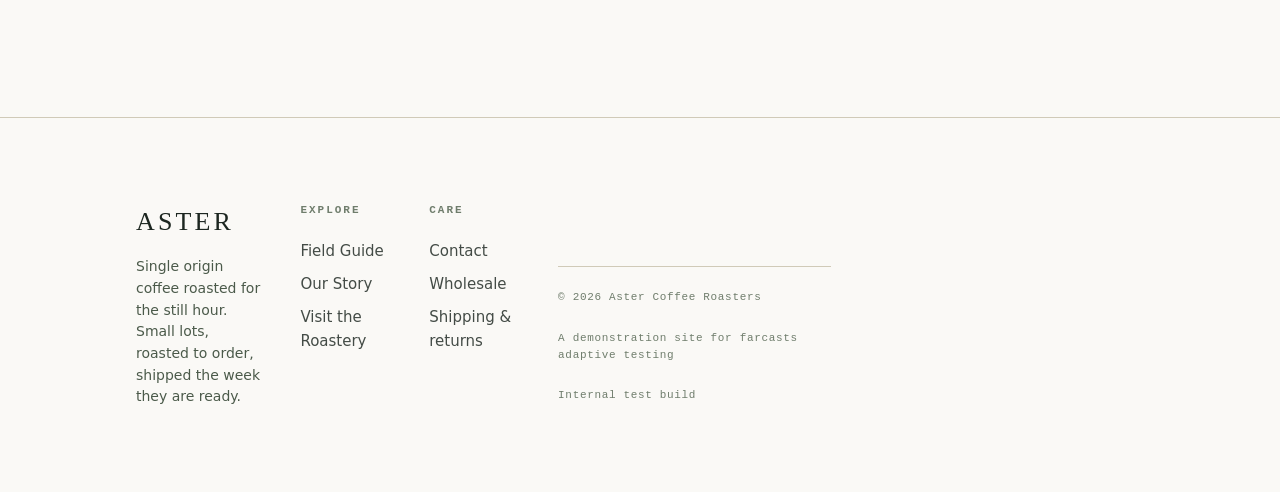
<file: .local-3002/story.html>
<!doctype html>
<!-- Aster, Story. Cross origin demo site for the farcasts applier. -->
<html lang="en">
<head>
  <meta charset="utf-8" />
  <meta name="viewport" content="width=device-width, initial-scale=1" />
  <title>Our Story, Aster</title>
  <meta name="description" content="Why Aster roasts for the still hour. One roastery, single lots, and a slower idea of what coffee is for." />
  <link rel="stylesheet" href="aster.css" />
  <style>
    .story-hero { padding-top: clamp(48px, 8vw, 104px); padding-bottom: clamp(32px, 5vw, 60px); }
    .story-hero .eyebrow { margin-bottom: 22px; }
    .story-hero h1 { max-width: 18ch; }
    .story-lede { display: grid; grid-template-columns: 1fr 1.5fr; gap: clamp(24px, 5vw, 80px); margin-top: 42px; align-items: start; }
    .story-lede .col-label { font-family: var(--mono); font-size: 11px; letter-spacing: .14em; text-transform: uppercase; color: var(--moss-dim); }
    .story-lede p { font-family: var(--display); font-size: clamp(19px, 2.2vw, 25px); line-height: 1.45; margin: 0 0 20px; }
    .story-lede p:last-child { margin-bottom: 0; }

    .band { background: var(--ink); color: var(--paper); }
    .band .eyebrow { color: color-mix(in srgb, var(--stamen) 80%, var(--paper)); }
    .band .rule { background: rgba(250,249,246,.16); }
    .figures { display: grid; grid-template-columns: repeat(3, 1fr); gap: clamp(28px, 4vw, 60px); }
    .figure .n { font-family: var(--display); font-size: clamp(40px, 6vw, 60px); color: var(--stamen); line-height: 1; }
    .figure h3 { font-family: var(--mono); font-size: 12px; letter-spacing: .14em; text-transform: uppercase; margin: 16px 0 8px; font-weight: 400; }
    .figure p { color: color-mix(in srgb, var(--paper) 72%, transparent); font-size: 14px; margin: 0; max-width: 26ch; }

    .timeline { display: grid; grid-template-columns: 1fr 2fr; gap: clamp(24px, 4vw, 64px); }
    .tl-list { border-top: 1px solid var(--line); }
    .tl-item { display: grid; grid-template-columns: 96px 1fr; gap: 24px; padding: 28px 0; border-bottom: 1px solid var(--line); }
    .tl-year { font-family: var(--mono); font-size: 13px; letter-spacing: .08em; color: var(--stamen); padding-top: 3px; }
    .tl-item h3 { margin: 0 0 6px; }
    .tl-item p { color: var(--moss); font-size: 15px; margin: 0; max-width: 52ch; }

    .pull { max-width: 22ch; margin: 0; }

    .story-plate { margin-top: clamp(40px, 6vw, 72px); }
    .story-plate figure { margin: 0; position: relative; border: 1px solid var(--line); }
    .story-plate img { width: 100%; aspect-ratio: 16 / 9; object-fit: cover; display: block; }
    .story-plate figcaption {
      position: absolute; left: 14px; bottom: 14px;
      font-family: var(--mono); font-size: 10px; letter-spacing: .14em; text-transform: uppercase;
      color: var(--paper); background: rgba(28,38,32,.62); padding: 6px 10px; backdrop-filter: blur(2px);
    }

    @media (max-width: 820px) {
      .story-lede, .timeline { grid-template-columns: 1fr; }
      .figures { grid-template-columns: 1fr; gap: 32px; }
      .tl-item { grid-template-columns: 72px 1fr; gap: 16px; }
    }
  </style>
</head>
<body>
  <header class="site-head">
    <div class="shell">
      <a class="wordmark" href="index.html" aria-label="Aster, home">
        <span class="mark" aria-hidden="true">
          <svg width="26" height="26" viewBox="0 0 40 40" fill="none" stroke="currentColor" stroke-width="1.3">
            <circle cx="20" cy="20" r="3.2" fill="currentColor" stroke="none"/>
            <path d="M20 17V5M20 23v12M17 20H5M23 20h12"/>
            <path d="M17.2 17.2 8.7 8.7M22.8 22.8l8.5 8.5M22.8 17.2l8.5-8.5M17.2 22.8 8.7 31.3"/>
          </svg>
        </span>
        <span class="letters">ASTER</span>
      </a>
      <nav class="nav" aria-label="Primary">
        <a href="menu.html">Field Guide</a>
        <a href="story.html" aria-current="page">Story</a>
        <a href="visit.html">Visit</a>
        <a class="nav__cta btn" href="menu.html" style="padding:11px 20px;">Shop lots</a>
      </nav>
    </div>
  </header>

  <main>
    <section class="story-hero shell">
      <p class="eyebrow">Our Story &middot; Since 2019</p>
      <h1 class="display">We started Aster to slow one small part of the day back down.</h1>
      <div class="story-lede">
        <span class="col-label">The idea</span>
        <div>
          <p>Coffee had gotten loud. Faster, bigger, brighter, more. We wanted the opposite: one farm, one lot, one careful roast, and a cup you could sit inside of.</p>
          <p>So we named it for a flower that opens late, when the light goes long and the day finally quiets down. That hour is the whole brief.</p>
        </div>
      </div>
      <div class="story-plate">
        <figure>
          <img src="assets/story-farm.jpg" alt="A single origin coffee farm at the quiet hour, terraced rows receding into mist" loading="lazy" />
          <figcaption>The row it grew in &middot; Nari&ntilde;o, before dusk</figcaption>
        </figure>
      </div>
    </section>

    <section class="band section">
      <div class="shell">
        <p class="eyebrow" style="margin-bottom:44px;">How we work</p>
        <div class="figures">
          <div class="figure">
            <div class="n">1</div>
            <h3>One roastery</h3>
            <p>Everything comes off a single drum roaster in the same room it is packed in. We roast Tuesdays and Fridays.</p>
          </div>
          <div class="figure">
            <div class="n">48h</div>
            <h3>To your door</h3>
            <p>Nothing ships older than two days off the roaster. If it cannot be fresh, we do not send it.</p>
          </div>
          <div class="figure">
            <div class="n">5</div>
            <h3>Lots a season</h3>
            <p>We hold the guide short on purpose. Five farms we trust, rotated as each harvest comes in.</p>
          </div>
        </div>
      </div>
    </section>

    <section class="section shell timeline">
      <div>
        <p class="eyebrow" style="margin-bottom:18px;">The long way here</p>
        <blockquote class="pull display" style="font-size:clamp(24px,3.4vw,36px);line-height:1.2;">&ldquo;No haste in the cup.&rdquo;</blockquote>
      </div>
      <div class="tl-list">
        <div class="tl-item">
          <span class="tl-year">2019</span>
          <div>
            <h3 class="display">A borrowed drum</h3>
            <p>Two of us, one rented roaster, and a market stall on Sundays. Sold out by ten, most weeks.</p>
          </div>
        </div>
        <div class="tl-item">
          <span class="tl-year">2021</span>
          <div>
            <h3 class="display">The roastery on Larch Street</h3>
            <p>We took a corner unit, put the roaster in the window, and opened the counter three mornings a week.</p>
          </div>
        </div>
        <div class="tl-item">
          <span class="tl-year">2023</span>
          <div>
            <h3 class="display">Direct from the farm</h3>
            <p>We stopped buying through the middle and started visiting the lots. Every bag now names the row it grew in.</p>
          </div>
        </div>
        <div class="tl-item">
          <span class="tl-year">2026</span>
          <div>
            <h3 class="display">Still the still hour</h3>
            <p>Bigger roaster, same idea. Small lots, roasted to order, shipped the week they are ready.</p>
          </div>
        </div>
      </div>
    </section>

    <section class="section shell" style="text-align:center;">
      <h2 class="display" style="max-width:18ch;margin:0 auto 28px;">Read the guide, pick a lot, and keep your quiet hour.</h2>
      <a class="btn" href="menu.html">Open the Field Guide <span class="arrow" aria-hidden="true">&rarr;</span></a>
    </section>
  </main>

  <footer class="site-foot">
    <div class="shell">
      <div class="foot-grid" style="display:grid;grid-template-columns:1.4fr 1fr 1fr;gap:40px;">
        <div class="foot-brand">
          <span class="letters">ASTER</span>
          <p class="foot-note">Single origin coffee roasted for the still hour. Small lots, roasted to order, shipped the week they are ready.</p>
        </div>
        <div class="foot-col">
          <h4>Explore</h4>
          <a href="menu.html">Field Guide</a>
          <a href="story.html">Our Story</a>
          <a href="visit.html">Visit the Roastery</a>
        </div>
        <div class="foot-col">
          <h4>Care</h4>
          <a href="visit.html">Contact</a>
          <a href="visit.html">Wholesale</a>
          <a href="visit.html">Shipping &amp; returns</a>
        </div>
      </div>
      <div class="foot-legal">
        <span>&copy; 2026 Aster Coffee Roasters</span>
        <span>A demonstration site for farcasts adaptive testing</span>
        <span>Internal test build</span>
      </div>
    </div>
  </footer>

  <script src="http://localhost:3002/farcasts.dev.js" data-farcasts-project="test-farcasts-com"></script>
</body>
</html>
</file>
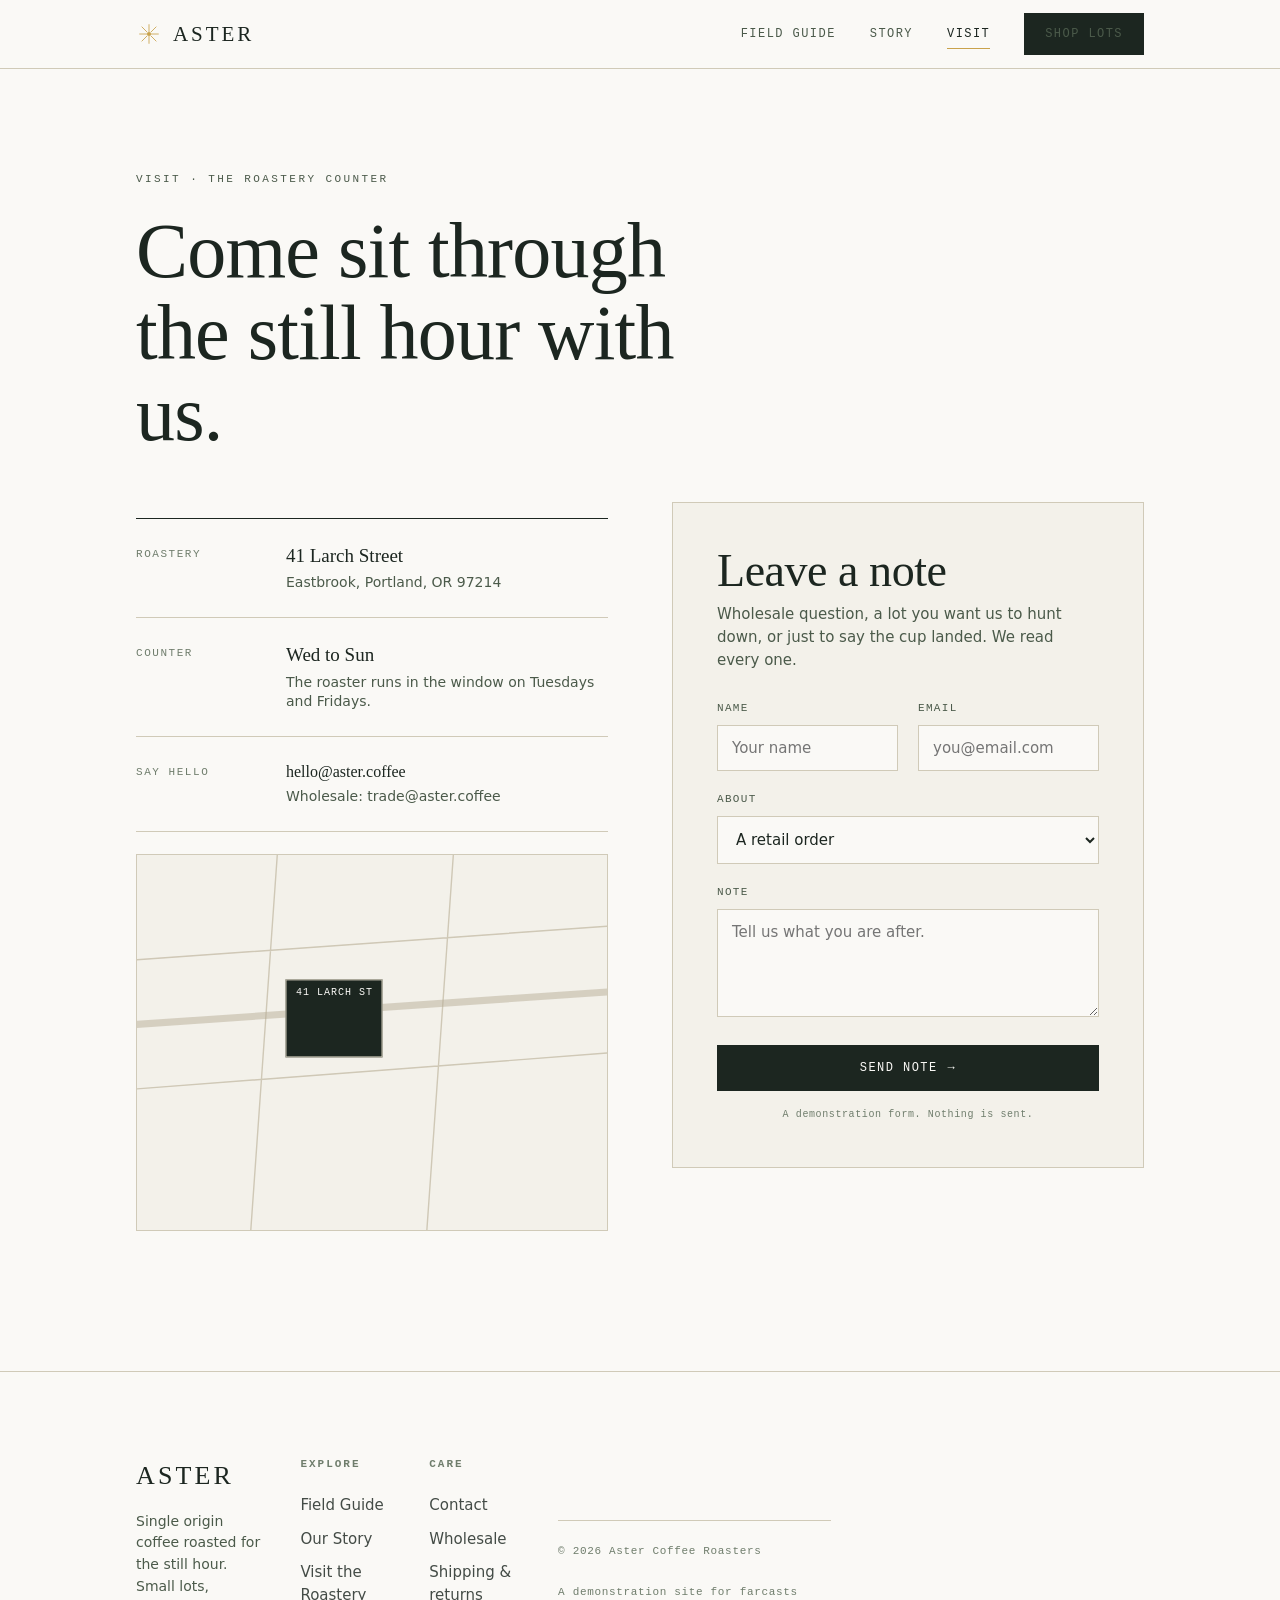
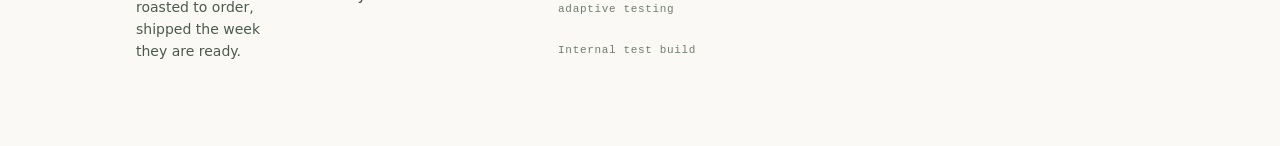
<file: .local-3002/visit.html>
<!doctype html>
<!-- Aster, Visit. Cross origin demo site for the farcasts applier. -->
<html lang="en">
<head>
  <meta charset="utf-8" />
  <meta name="viewport" content="width=device-width, initial-scale=1" />
  <title>Visit, Aster</title>
  <meta name="description" content="Find the Aster roastery on Larch Street. Hours, address, and a note to the counter." />
  <link rel="stylesheet" href="aster.css" />
  <style>
    .visit-hero { padding-top: clamp(48px, 8vw, 104px); padding-bottom: clamp(28px, 4vw, 48px); }
    .visit-hero .eyebrow { margin-bottom: 22px; }
    .visit-hero h1 { max-width: 15ch; }

    .visit-grid { display: grid; grid-template-columns: 1fr 1fr; gap: clamp(28px, 5vw, 72px); align-items: start; }

    .info-block { border-top: 1px solid var(--ink); }
    .info-row { display: grid; grid-template-columns: 130px 1fr; gap: 20px; padding: 24px 0; border-bottom: 1px solid var(--line); }
    .info-row dt { font-family: var(--mono); font-size: 11px; letter-spacing: .14em; text-transform: uppercase; color: var(--moss-dim); padding-top: 3px; }
    .info-row dd { margin: 0; font-family: var(--display); font-size: 19px; line-height: 1.4; }
    .info-row dd small { display: block; font-family: var(--body); font-size: 14px; color: var(--moss); margin-top: 4px; }

    .hours-line { display: flex; justify-content: space-between; gap: 18px; padding: 7px 0; font-size: 15px; border-bottom: 1px dotted var(--line); }
    .hours-line:last-child { border-bottom: 0; }
    .hours-line .day { font-family: var(--mono); font-size: 12px; letter-spacing: .08em; text-transform: uppercase; color: var(--moss); }
    .hours-line .closed { color: var(--moss-dim); }

    /* Map-ish drawn plate, no external tiles */
    .plate {
      aspect-ratio: 5 / 4; border: 1px solid var(--line); background: var(--paper-2);
      position: relative; overflow: hidden; margin-top: 22px;
    }
    .plate svg { position: absolute; inset: 0; width: 100%; height: 100%; }
    .plate .pin {
      position: absolute; left: 42%; top: 48%; transform: translate(-50%,-100%);
      font-family: var(--mono); font-size: 10px; letter-spacing: .1em; text-transform: uppercase;
      color: var(--paper); background: var(--ink); padding: 5px 9px;
    }
    .plate .pin::after { content: ""; position: absolute; left: 14px; top: 100%; width: 1px; height: 10px; background: var(--ink); }

    /* Note form */
    .note-card { background: var(--paper-2); border: 1px solid var(--line); padding: clamp(26px, 4vw, 44px); }
    .note-card h2 { margin: 0 0 8px; }
    .note-card p.sub { color: var(--moss); font-size: 15px; margin: 0 0 28px; max-width: 40ch; }
    .field { margin-bottom: 20px; }
    .field label { display: block; font-family: var(--mono); font-size: 11px; letter-spacing: .12em; text-transform: uppercase; color: var(--moss); margin-bottom: 8px; }
    .field input, .field textarea, .field select {
      width: 100%; font-family: var(--body); font-size: 15px; color: var(--ink);
      background: var(--paper); border: 1px solid var(--line); padding: 13px 14px;
      border-radius: 0; transition: border-color .2s;
    }
    .field input:focus, .field textarea:focus, .field select:focus { outline: none; border-color: var(--ink); }
    .field textarea { resize: vertical; min-height: 108px; }
    .field-row { display: grid; grid-template-columns: 1fr 1fr; gap: 20px; }
    .note-card .btn { width: 100%; justify-content: center; }
    .note-fine { font-family: var(--mono); font-size: 10px; letter-spacing: .06em; color: var(--moss-dim); margin: 16px 0 0; text-align: center; }

    @media (max-width: 820px) {
      .visit-grid { grid-template-columns: 1fr; }
      .info-row { grid-template-columns: 110px 1fr; gap: 14px; }
    }
    @media (max-width: 480px) {
      .field-row { grid-template-columns: 1fr; gap: 0; }
    }
  </style>
</head>
<body>
  <header class="site-head">
    <div class="shell">
      <a class="wordmark" href="index.html" aria-label="Aster, home">
        <span class="mark" aria-hidden="true">
          <svg width="26" height="26" viewBox="0 0 40 40" fill="none" stroke="currentColor" stroke-width="1.3">
            <circle cx="20" cy="20" r="3.2" fill="currentColor" stroke="none"/>
            <path d="M20 17V5M20 23v12M17 20H5M23 20h12"/>
            <path d="M17.2 17.2 8.7 8.7M22.8 22.8l8.5 8.5M22.8 17.2l8.5-8.5M17.2 22.8 8.7 31.3"/>
          </svg>
        </span>
        <span class="letters">ASTER</span>
      </a>
      <nav class="nav" aria-label="Primary">
        <a href="menu.html">Field Guide</a>
        <a href="story.html">Story</a>
        <a href="visit.html" aria-current="page">Visit</a>
        <a class="nav__cta btn" href="menu.html" style="padding:11px 20px;">Shop lots</a>
      </nav>
    </div>
  </header>

  <main>
    <section class="visit-hero shell">
      <p class="eyebrow">Visit &middot; The roastery counter</p>
      <h1 class="display">Come sit through the still hour with us.</h1>
    </section>

    <section class="shell visit-grid">
      <div class="visit-left">
        <dl class="info-block">
          <div class="info-row">
            <dt>Roastery</dt>
            <dd>41 Larch Street<small>Eastbrook, Portland, OR 97214</small></dd>
          </div>
          <div class="info-row">
            <dt>Counter</dt>
            <dd>Wed to Sun<small>The roaster runs in the window on Tuesdays and Fridays.</small></dd>
          </div>
          <div class="info-row">
            <dt>Say hello</dt>
            <dd style="font-size:16px;">hello@aster.coffee<small>Wholesale: trade@aster.coffee</small></dd>
          </div>
        </dl>

        <div class="plate" aria-label="A drawn map of the roastery block">
          <svg viewBox="0 0 400 320" fill="none" stroke="#cfc8b6" stroke-width="1.2" aria-hidden="true">
            <path d="M-10 90 L410 60M-10 200 L410 168M120 -10 L96 330M270 -10 L246 330"/>
            <path d="M-10 145 L410 116" stroke="#b7ae98" stroke-width="6" opacity=".5"/>
            <rect x="132" y="120" width="60" height="46" fill="#c9a24b" fill-opacity=".22" stroke="#c9a24b"/>
          </svg>
          <span class="plate pin">41 Larch St</span>
        </div>
      </div>

      <div class="visit-right">
        <div class="note-card">
          <h2 class="display">Leave a note</h2>
          <p class="sub">Wholesale question, a lot you want us to hunt down, or just to say the cup landed. We read every one.</p>
          <form onsubmit="event.preventDefault(); this.querySelector('.btn').textContent='Sent, thank you';">
            <div class="field-row">
              <div class="field">
                <label for="v-name">Name</label>
                <input id="v-name" name="name" type="text" placeholder="Your name" autocomplete="name" />
              </div>
              <div class="field">
                <label for="v-email">Email</label>
                <input id="v-email" name="email" type="email" placeholder="you@email.com" autocomplete="email" />
              </div>
            </div>
            <div class="field">
              <label for="v-topic">About</label>
              <select id="v-topic" name="topic">
                <option>A retail order</option>
                <option>Wholesale &amp; cafes</option>
                <option>A lot request</option>
                <option>Something else</option>
              </select>
            </div>
            <div class="field">
              <label for="v-note">Note</label>
              <textarea id="v-note" name="note" placeholder="Tell us what you are after."></textarea>
            </div>
            <button class="btn" type="submit">Send note <span class="arrow" aria-hidden="true">&rarr;</span></button>
            <p class="note-fine">A demonstration form. Nothing is sent.</p>
          </form>
        </div>
      </div>
    </section>
  </main>

  <footer class="site-foot">
    <div class="shell">
      <div class="foot-grid" style="display:grid;grid-template-columns:1.4fr 1fr 1fr;gap:40px;">
        <div class="foot-brand">
          <span class="letters">ASTER</span>
          <p class="foot-note">Single origin coffee roasted for the still hour. Small lots, roasted to order, shipped the week they are ready.</p>
        </div>
        <div class="foot-col">
          <h4>Explore</h4>
          <a href="menu.html">Field Guide</a>
          <a href="story.html">Our Story</a>
          <a href="visit.html">Visit the Roastery</a>
        </div>
        <div class="foot-col">
          <h4>Care</h4>
          <a href="visit.html">Contact</a>
          <a href="visit.html">Wholesale</a>
          <a href="visit.html">Shipping &amp; returns</a>
        </div>
      </div>
      <div class="foot-legal">
        <span>&copy; 2026 Aster Coffee Roasters</span>
        <span>A demonstration site for farcasts adaptive testing</span>
        <span>Internal test build</span>
      </div>
    </div>
  </footer>

  <script src="http://localhost:3002/farcasts.dev.js" data-farcasts-project="test-farcasts-com"></script>
</body>
</html>
</file>
<file: halo.css>
/* Halo, clinical dermatology skincare. A formulation dossier identity: porcelain
   neutrals, one slate-blue data-ink accent, wide sans display, mono for batch and
   concentration data. Shared across every page so the design system and the applier
   gate CSS stay identical. */

:root {
  --ink: #1a2233;
  --ink-2: #2b3653;
  --paper: #f6f7f9;
  --paper-2: #eceff3;
  --panel: #ffffff;
  --slate: #3550b8;
  --slate-soft: #e5e9f6;
  --slate-dim: #5c6b86;
  --line: #d9dee6;
  --line-2: #c3cad6;
  --ok: #2f7d63;

  --display: "Avenir Next", "Segoe UI", "Helvetica Neue", system-ui, sans-serif;
  --body: system-ui, -apple-system, "Segoe UI", Roboto, sans-serif;
  --mono: "SFMono-Regular", ui-monospace, "Cascadia Mono", "Menlo", monospace;

  --shell: 1180px;
  --gut: clamp(20px, 5vw, 56px);
}

* { box-sizing: border-box; }

html { -webkit-text-size-adjust: 100%; }

body {
  margin: 0;
  font-family: var(--body);
  color: var(--ink);
  background: var(--paper);
  line-height: 1.55;
  font-size: 16px;
  -webkit-font-smoothing: antialiased;
  text-rendering: optimizeLegibility;
}

/* Applier gate. Held at opacity 0 until the variant applies, so no control flash.
   data-cf-hide is set on <html> inline before paint; farcasts.js reveals gated nodes. */
[data-cf-hide] [data-farcasts-gate] { opacity: 0; }
[data-farcasts-gate] { transition: opacity .5s ease; }

a { color: inherit; }
img { max-width: 100%; display: block; }

::selection { background: var(--slate); color: #fff; }

:focus-visible {
  outline: 2px solid var(--slate);
  outline-offset: 3px;
}

.shell {
  width: 100%;
  max-width: var(--shell);
  margin: 0 auto;
  padding-inline: var(--gut);
}

/* ---- type scale ---- */
.eyebrow {
  font-family: var(--mono);
  font-size: 11px;
  letter-spacing: .2em;
  text-transform: uppercase;
  color: var(--slate);
  margin: 0;
}
.display {
  font-family: var(--display);
  font-weight: 600;
  letter-spacing: -.02em;
  line-height: 1.05;
  margin: 0;
}
h1.display { font-size: clamp(38px, 6.4vw, 72px); font-weight: 650; }
h2.display { font-size: clamp(27px, 4.2vw, 44px); }
h3.display { font-size: clamp(20px, 2.6vw, 26px); }
.lede {
  font-family: var(--body);
  font-weight: 400;
  font-size: clamp(17px, 2vw, 21px);
  line-height: 1.5;
  color: var(--slate-dim);
}
.data { font-family: var(--mono); letter-spacing: .04em; }

/* ---- clinical mark: a soft ring, a derm "halo" ---- */
.mark { display: inline-block; color: var(--slate); }
.mark svg { display: block; }

/* ---- announcement bar ---- */
.announce {
  background: var(--ink);
  color: var(--paper);
  font-family: var(--mono);
  font-size: 11px;
  letter-spacing: .14em;
  text-transform: uppercase;
  text-align: center;
  padding: 9px 16px;
}
.announce b { color: color-mix(in srgb, var(--slate) 55%, #fff); font-weight: 600; }

/* ---- header ---- */
.site-head {
  position: sticky; top: 0; z-index: 40;
  background: color-mix(in srgb, var(--paper) 86%, transparent);
  backdrop-filter: saturate(1.15) blur(9px);
  border-bottom: 1px solid var(--line);
}
.site-head .shell {
  display: flex; align-items: center; justify-content: space-between;
  min-height: 66px; gap: 20px;
}
.wordmark {
  display: flex; align-items: center; gap: 10px;
  text-decoration: none; color: var(--ink);
}
.wordmark .letters {
  font-family: var(--display);
  font-size: 20px;
  font-weight: 650;
  letter-spacing: .14em;
}
.nav { display: flex; align-items: center; gap: clamp(14px, 2.6vw, 30px); }
.nav a {
  font-family: var(--mono);
  font-size: 12px;
  letter-spacing: .11em;
  text-transform: uppercase;
  text-decoration: none;
  color: var(--slate-dim);
  padding: 6px 0;
  position: relative;
}
.nav a::after {
  content: ""; position: absolute; left: 0; right: 0; bottom: 0;
  height: 1px; background: var(--slate);
  transform: scaleX(0); transform-origin: left; transition: transform .3s ease;
}
.nav a:hover, .nav a[aria-current="page"] { color: var(--ink); }
.nav a:hover::after, .nav a[aria-current="page"]::after { transform: scaleX(1); }
.nav .nav__cta { color: #fff; }
.nav .nav__cta::after { display: none; }

/* cart button in nav */
.cart-btn {
  display: inline-flex; align-items: center; gap: 8px; cursor: pointer;
  font-family: var(--mono); font-size: 12px; letter-spacing: .08em;
  background: transparent; border: 1px solid var(--line-2); color: var(--ink);
  padding: 9px 14px; transition: border-color .2s, background .2s;
}
.cart-btn:hover { border-color: var(--slate); }
.cart-btn .count {
  min-width: 18px; height: 18px; display: inline-flex; align-items: center; justify-content: center;
  background: var(--slate); color: #fff; border-radius: 999px; font-size: 10px; padding: 0 5px;
}

/* ---- buttons ---- */
.btn {
  display: inline-flex; align-items: center; gap: 9px;
  font-family: var(--mono); font-size: 12px; letter-spacing: .11em; text-transform: uppercase;
  text-decoration: none; cursor: pointer;
  padding: 14px 24px; border: 1px solid var(--ink); background: var(--ink); color: var(--paper);
  transition: background .22s ease, color .22s ease, border-color .22s ease;
}
.btn:hover { background: var(--slate); border-color: var(--slate); color: #fff; }
.btn .arrow { transition: transform .22s ease; }
.btn:hover .arrow { transform: translateX(4px); }
.btn--ghost { background: transparent; color: var(--ink); }
.btn--ghost:hover { background: var(--ink); border-color: var(--ink); color: var(--paper); }
.btn--sm { padding: 10px 16px; }

/* ---- footer ---- */
.site-foot {
  border-top: 1px solid var(--line);
  margin-top: clamp(72px, 12vw, 140px);
  padding-block: clamp(48px, 8vw, 84px);
}
.site-foot .shell {
  display: grid; grid-template-columns: 1.4fr 1fr 1fr; gap: 40px;
}
.foot-brand .letters { font-family: var(--display); font-size: 24px; font-weight: 650; letter-spacing: .12em; }
.foot-note { color: var(--slate-dim); font-size: 14px; max-width: 34ch; margin: 14px 0 0; }
.foot-col h4 {
  font-family: var(--mono); font-size: 11px; letter-spacing: .16em; text-transform: uppercase;
  color: var(--slate-dim); margin: 0 0 16px;
}
.foot-col a {
  display: block; text-decoration: none; color: var(--ink); font-size: 15px;
  padding: 5px 0; opacity: .82; transition: opacity .2s;
}
.foot-col a:hover { opacity: 1; }
.foot-legal {
  border-top: 1px solid var(--line); margin-top: clamp(40px, 6vw, 64px); padding-top: 22px;
  display: flex; justify-content: space-between; gap: 20px; flex-wrap: wrap;
  font-family: var(--mono); font-size: 11px; letter-spacing: .06em; color: var(--slate-dim);
}

/* ---- generic section rhythm ---- */
.section { padding-block: clamp(60px, 9vw, 116px); }
.rule { height: 1px; background: var(--line); border: 0; margin: 0; }

/* ---- sticky promo (persistent CTA, bottom-left) ---- */
.sticky-promo {
  position: fixed; left: 20px; bottom: 20px; z-index: 45;
  display: flex; align-items: center; gap: 14px;
  background: var(--panel); border: 1px solid var(--line-2);
  box-shadow: 0 10px 30px -12px rgba(26,34,51,.35);
  padding: 12px 14px 12px 16px; max-width: 320px;
}
.sticky-promo .sp-body { line-height: 1.35; }
.sticky-promo .sp-body strong { font-size: 13px; display: block; }
.sticky-promo .sp-body span { font-size: 12px; color: var(--slate-dim); }
.sticky-promo a.sp-cta {
  font-family: var(--mono); font-size: 11px; letter-spacing: .08em; text-transform: uppercase;
  text-decoration: none; color: #fff; background: var(--slate); padding: 8px 12px; white-space: nowrap;
}
.sticky-promo .sp-close {
  position: absolute; top: -9px; right: -9px; width: 22px; height: 22px; border-radius: 999px;
  border: 1px solid var(--line-2); background: var(--panel); color: var(--ink); cursor: pointer;
  font-size: 13px; line-height: 1; display: grid; place-items: center;
}
.sticky-promo[hidden] { display: none; }

/* ---- cart drawer + backdrop (shared, used across pages) ---- */
.overlay-backdrop {
  position: fixed; inset: 0; z-index: 60; background: rgba(20,26,40,.42);
  opacity: 0; visibility: hidden; transition: opacity .28s ease, visibility .28s ease;
}
.overlay-backdrop[data-open] { opacity: 1; visibility: visible; }

.drawer {
  position: fixed; top: 0; right: 0; bottom: 0; z-index: 61; width: min(400px, 92vw);
  background: var(--panel); border-left: 1px solid var(--line);
  transform: translateX(100%); transition: transform .3s cubic-bezier(.4,0,.2,1);
  display: flex; flex-direction: column;
}
.drawer[data-open] { transform: translateX(0); }
.drawer-head {
  display: flex; align-items: center; justify-content: space-between;
  padding: 22px 24px; border-bottom: 1px solid var(--line);
}
.drawer-head h2 { font-family: var(--display); font-weight: 650; font-size: 18px; margin: 0; letter-spacing: .02em; }
.icon-close {
  width: 34px; height: 34px; border: 1px solid var(--line-2); background: transparent;
  cursor: pointer; font-size: 16px; color: var(--ink); display: grid; place-items: center;
}
.icon-close:hover { border-color: var(--slate); }
.drawer-body { flex: 1; overflow-y: auto; padding: 8px 24px; }
.cart-line { display: grid; grid-template-columns: 56px 1fr auto; gap: 14px; align-items: center; padding: 18px 0; border-bottom: 1px solid var(--line); }
.cart-line img { width: 56px; height: 68px; object-fit: cover; border: 1px solid var(--line); }
.cart-line .cl-name { font-family: var(--display); font-weight: 600; font-size: 15px; }
.cart-line .cl-meta { font-family: var(--mono); font-size: 11px; color: var(--slate-dim); letter-spacing: .04em; }
.cart-line .cl-price { font-family: var(--mono); font-size: 14px; }
.cart-line .cl-remove { display: block; margin-top: 6px; background: none; border: 0; padding: 0; cursor: pointer; font-family: var(--mono); font-size: 10px; letter-spacing: .06em; text-transform: uppercase; color: var(--slate-dim); }
.cart-line .cl-remove:hover { color: var(--slate); }
.cart-empty { padding: 40px 0; color: var(--slate-dim); font-size: 15px; text-align: center; }
.drawer-foot { border-top: 1px solid var(--line); padding: 20px 24px; }
.drawer-foot .subtotal { display: flex; justify-content: space-between; font-family: var(--mono); font-size: 14px; margin-bottom: 16px; }
.drawer-foot .subtotal b { font-weight: 600; }
.drawer-foot .btn { width: 100%; justify-content: center; }
.drawer-foot .foot-fine { font-family: var(--mono); font-size: 10px; letter-spacing: .04em; color: var(--slate-dim); text-align: center; margin: 12px 0 0; }

/* ---- quick-view modal ---- */
.modal {
  position: fixed; z-index: 61; top: 50%; left: 50%; transform: translate(-50%, -46%);
  width: min(760px, 94vw); max-height: 90vh; overflow: auto;
  background: var(--panel); border: 1px solid var(--line);
  opacity: 0; visibility: hidden; transition: opacity .26s ease, transform .26s ease, visibility .26s ease;
}
.modal[data-open] { opacity: 1; visibility: visible; transform: translate(-50%, -50%); }
.modal-grid { display: grid; grid-template-columns: 1fr 1fr; }
.modal-grid img { width: 100%; height: 100%; object-fit: cover; min-height: 320px; }
.modal-body { padding: clamp(24px, 3vw, 40px); position: relative; }
.modal-body .icon-close { position: absolute; top: 16px; right: 16px; }
.modal-body .qv-cat { font-family: var(--mono); font-size: 11px; letter-spacing: .12em; text-transform: uppercase; color: var(--slate); }
.modal-body h2 { font-family: var(--display); font-weight: 650; font-size: clamp(24px, 3vw, 32px); margin: 12px 0 6px; letter-spacing: -.01em; }
.modal-body .qv-concern { color: var(--slate-dim); font-size: 15px; margin: 0 0 20px; }
.modal-body .qv-spec { display: grid; grid-template-columns: 1fr 1fr; gap: 8px 20px; margin: 0 0 24px; padding-top: 18px; border-top: 1px solid var(--line); }
.modal-body .qv-spec dt { font-family: var(--mono); font-size: 10px; letter-spacing: .1em; text-transform: uppercase; color: var(--slate-dim); }
.modal-body .qv-spec dd { margin: 0 0 6px; font-size: 14px; }
.modal-body .qv-foot { display: flex; align-items: center; gap: 18px; }
.modal-body .qv-price { font-family: var(--display); font-weight: 650; font-size: 26px; }

@media (max-width: 720px) {
  .site-foot .shell { grid-template-columns: 1fr 1fr; }
  .foot-brand { grid-column: 1 / -1; }
  .nav a:not(.nav__cta):not(.cart-btn) { display: none; }
  .modal-grid { grid-template-columns: 1fr; }
  .modal-grid img { min-height: 220px; }
  .sticky-promo { left: 12px; right: 12px; bottom: 12px; max-width: none; }
}

@media (prefers-reduced-motion: reduce) {
  * { transition: none !important; animation: none !important; }
}
</file>
<file: .local-3002/aster.css>
/* Aster — "The still hour". Botanical almanac identity for a single origin coffee brand.
   Shared across every page so the design system and the applier gate CSS stay identical. */

:root {
  --ink: #1c2620;
  --paper: #faf9f6;
  --paper-2: #f3f1ea;
  --moss: #4b5a4a;
  --moss-dim: #6f7d6c;
  --stamen: #c9a24b;
  --line: #d0cab8;
  --line-ink: rgba(28, 38, 32, .16);

  --display: "Iowan Old Style", "Palatino Linotype", "Palatino", Georgia, serif;
  --body: system-ui, -apple-system, "Segoe UI", Roboto, sans-serif;
  --mono: "SFMono-Regular", ui-monospace, "Cascadia Mono", "Menlo", monospace;

  --shell: 1120px;
  --gut: clamp(20px, 5vw, 56px);
}

* { box-sizing: border-box; }

html { -webkit-text-size-adjust: 100%; }

body {
  margin: 0;
  font-family: var(--body);
  color: var(--ink);
  background: var(--paper);
  line-height: 1.55;
  font-size: 16px;
  -webkit-font-smoothing: antialiased;
  text-rendering: optimizeLegibility;
}

/* Applier gate. Held at opacity 0 until the variant applies, so no control flash.
   data-cf-hide is set on <html> inline before paint; farcasts.js reveals gated nodes. */
[data-cf-hide] [data-farcasts-gate] { opacity: 0; }
[data-farcasts-gate] { transition: opacity .5s ease; }

a { color: inherit; }
img { max-width: 100%; display: block; }

::selection { background: var(--stamen); color: var(--ink); }

:focus-visible {
  outline: 2px solid var(--stamen);
  outline-offset: 3px;
}

.shell {
  width: 100%;
  max-width: var(--shell);
  margin: 0 auto;
  padding-inline: var(--gut);
}

/* ---- type scale ---- */
.eyebrow {
  font-family: var(--mono);
  font-size: 11px;
  letter-spacing: .22em;
  text-transform: uppercase;
  color: var(--moss);
  margin: 0;
}
.display {
  font-family: var(--display);
  font-weight: 400;
  letter-spacing: -.01em;
  line-height: 1.04;
  margin: 0;
}
h1.display { font-size: clamp(40px, 7vw, 78px); }
h2.display { font-size: clamp(28px, 4.4vw, 46px); }
h3.display { font-size: clamp(21px, 2.6vw, 27px); }
.lede {
  font-family: var(--display);
  font-weight: 400;
  font-size: clamp(19px, 2.4vw, 25px);
  line-height: 1.4;
  color: var(--moss);
}

/* ---- botanical mark ---- */
.mark { display: inline-block; color: var(--stamen); }
.mark svg { display: block; }

/* ---- header ---- */
.site-head {
  position: sticky; top: 0; z-index: 40;
  background: color-mix(in srgb, var(--paper) 88%, transparent);
  backdrop-filter: saturate(1.1) blur(8px);
  border-bottom: 1px solid var(--line);
}
.site-head .shell {
  display: flex; align-items: center; justify-content: space-between;
  min-height: 68px; gap: 20px;
}
.wordmark {
  display: flex; align-items: center; gap: 11px;
  text-decoration: none; color: var(--ink);
}
.wordmark .letters {
  font-family: var(--display);
  font-size: 21px;
  letter-spacing: .14em;
  font-weight: 400;
}
.nav { display: flex; align-items: center; gap: clamp(16px, 3vw, 34px); }
.nav a {
  font-family: var(--mono);
  font-size: 12px;
  letter-spacing: .12em;
  text-transform: uppercase;
  text-decoration: none;
  color: var(--moss);
  padding: 6px 0;
  position: relative;
}
.nav a::after {
  content: ""; position: absolute; left: 0; right: 0; bottom: 0;
  height: 1px; background: var(--stamen);
  transform: scaleX(0); transform-origin: left; transition: transform .3s ease;
}
.nav a:hover, .nav a[aria-current="page"] { color: var(--ink); }
.nav a:hover::after, .nav a[aria-current="page"]::after { transform: scaleX(1); }

/* ---- buttons ---- */
.btn {
  display: inline-flex; align-items: center; gap: 10px;
  font-family: var(--mono); font-size: 12px; letter-spacing: .12em; text-transform: uppercase;
  text-decoration: none; cursor: pointer;
  padding: 15px 26px; border: 1px solid var(--ink); background: var(--ink); color: var(--paper);
  transition: background .25s ease, color .25s ease, transform .25s ease;
}
.btn:hover { background: transparent; color: var(--ink); }
.btn .arrow { transition: transform .25s ease; }
.btn:hover .arrow { transform: translateX(4px); }
.btn--ghost { background: transparent; color: var(--ink); }
.btn--ghost:hover { background: var(--ink); color: var(--paper); }

/* ---- footer ---- */
.site-foot {
  border-top: 1px solid var(--line);
  margin-top: clamp(72px, 12vw, 140px);
  padding-block: clamp(48px, 8vw, 84px);
}
.site-foot .shell {
  display: grid; grid-template-columns: 1.4fr 1fr 1fr; gap: 40px;
}
.foot-brand .letters { font-family: var(--display); font-size: 26px; letter-spacing: .12em; }
.foot-note { color: var(--moss); font-size: 14px; max-width: 32ch; margin: 14px 0 0; }
.foot-col h4 {
  font-family: var(--mono); font-size: 11px; letter-spacing: .18em; text-transform: uppercase;
  color: var(--moss-dim); margin: 0 0 16px;
}
.foot-col a {
  display: block; text-decoration: none; color: var(--ink); font-size: 15px;
  padding: 5px 0; opacity: .82; transition: opacity .2s;
}
.foot-col a:hover { opacity: 1; }
.foot-legal {
  border-top: 1px solid var(--line); margin-top: clamp(40px, 6vw, 64px); padding-top: 22px;
  display: flex; justify-content: space-between; gap: 20px; flex-wrap: wrap;
  font-family: var(--mono); font-size: 11px; letter-spacing: .06em; color: var(--moss-dim);
}

/* ---- generic section rhythm ---- */
.section { padding-block: clamp(64px, 10vw, 120px); }
.rule { height: 1px; background: var(--line); border: 0; margin: 0; }

@media (max-width: 720px) {
  .site-foot .shell { grid-template-columns: 1fr 1fr; }
  .foot-brand { grid-column: 1 / -1; }
  .nav a:not(.nav__cta) { display: none; }
}

@media (prefers-reduced-motion: reduce) {
  * { transition: none !important; animation: none !important; }
}
</file>
